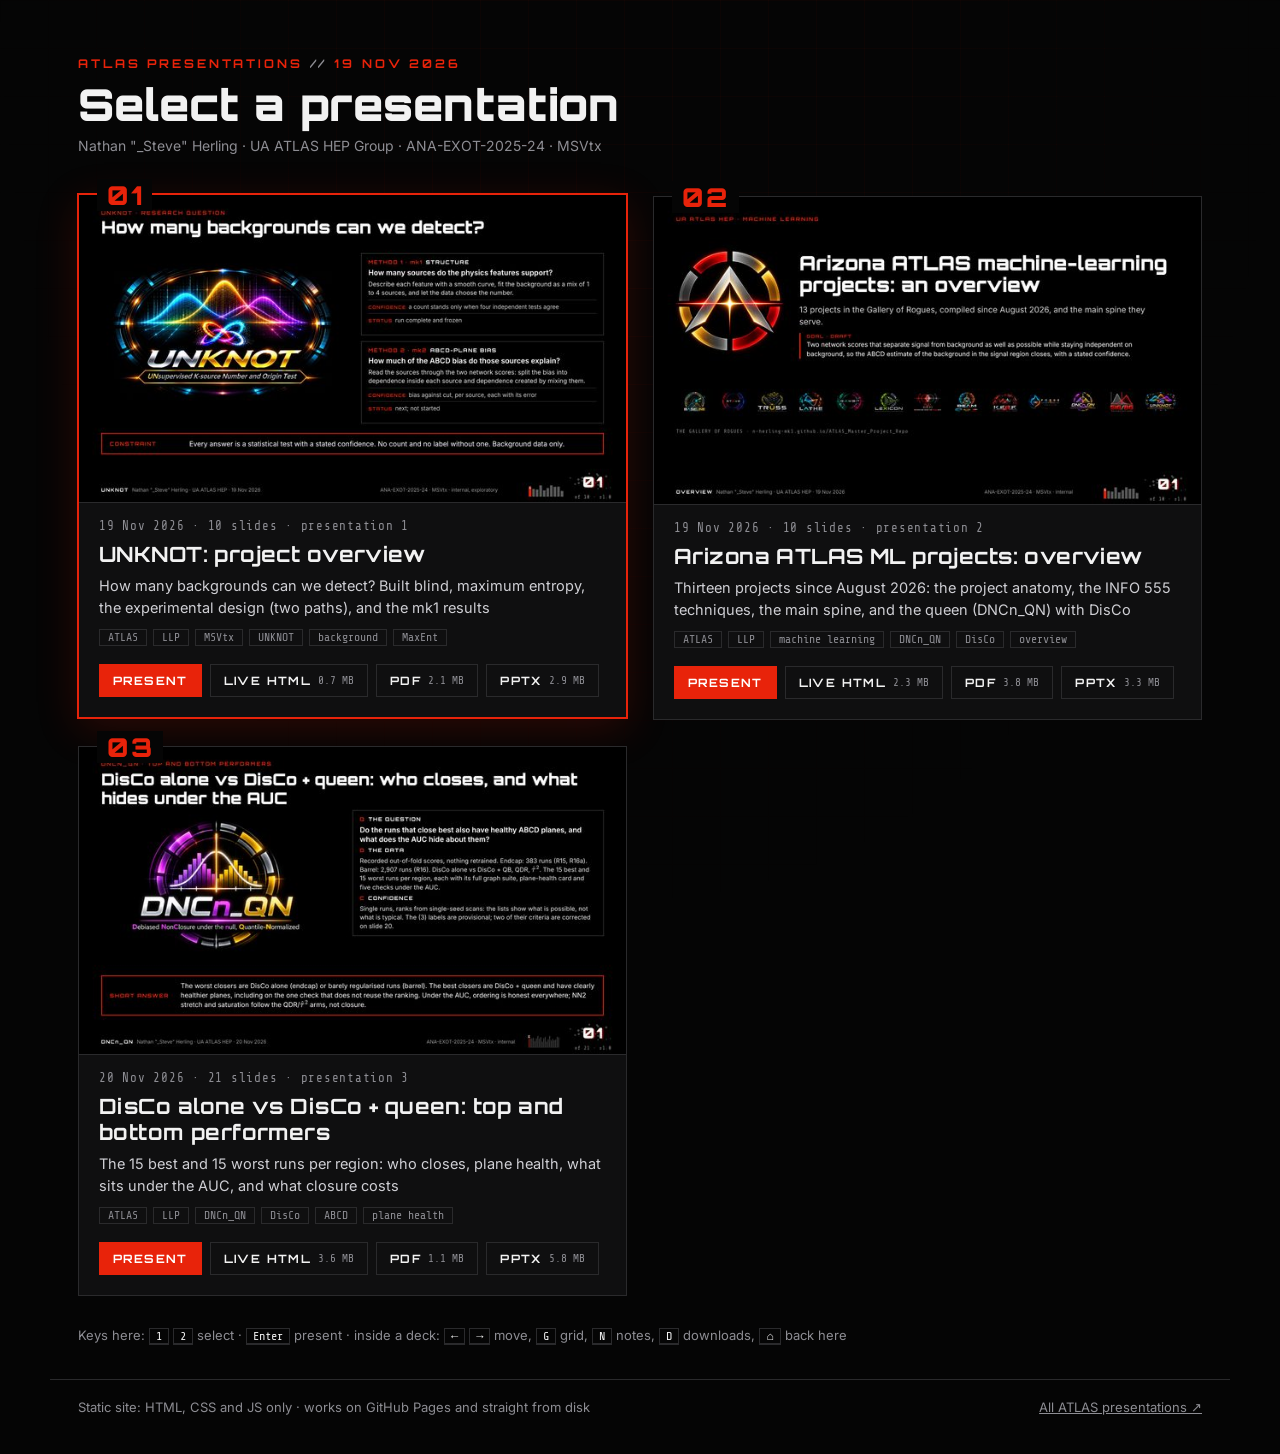
<file: index.html>
<!DOCTYPE html>
<html lang="en">
<head>
<meta charset="utf-8">
<meta name="viewport" content="width=device-width, initial-scale=1">
<title>ATLAS presentations · 19 Nov 2026 · Nathan Herling</title>
<meta name="description" content="Two ATLAS group-meeting decks: the UNKNOT project overview, and the project compendium with a DNCn_QN overview. Present in the browser or download as PDF, PPTX or one self-contained HTML file.">
<link rel="icon" href="assets/icon/icon.svg" type="image/svg+xml">
<link rel="icon" href="assets/icon/favicon-32.png" sizes="32x32" type="image/png">
<link rel="stylesheet" href="assets/splash.css">
</head>
<body>
<div class="grid-bg" aria-hidden="true"></div>

<header class="top">
  <p class="kicker">ATLAS PRESENTATIONS <span>//</span> 19 NOV 2026</p>
  <h1>Select a presentation</h1>
  <p class="who">Nathan "_Steve" Herling · UA ATLAS HEP Group · ANA-EXOT-2025-24 · MSVtx</p>
</header>

<main class="decks" id="decks" aria-label="Presentations"></main>

<p class="keys">Keys here: <kbd>1</kbd> <kbd>2</kbd> select · <kbd>Enter</kbd> present · inside a deck: <kbd>←</kbd> <kbd>→</kbd> move, <kbd>G</kbd> grid, <kbd>N</kbd> notes, <kbd>D</kbd> downloads, <kbd>⌂</kbd> back here</p>

<footer class="foot">
  <span>Static site: HTML, CSS and JS only · works on GitHub Pages and straight from disk</span>
  <a href="https://n-herling-mk1.github.io/ATLAS_presentations_/">All ATLAS presentations ↗</a>
</footer>

<noscript><p class="noscript">This page needs JavaScript to list the decks. They live in <code>decks/</code>.</p></noscript>
<script src="catalog.js"></script>
<script src="assets/splash.js"></script>
</body>
</html>
</file>
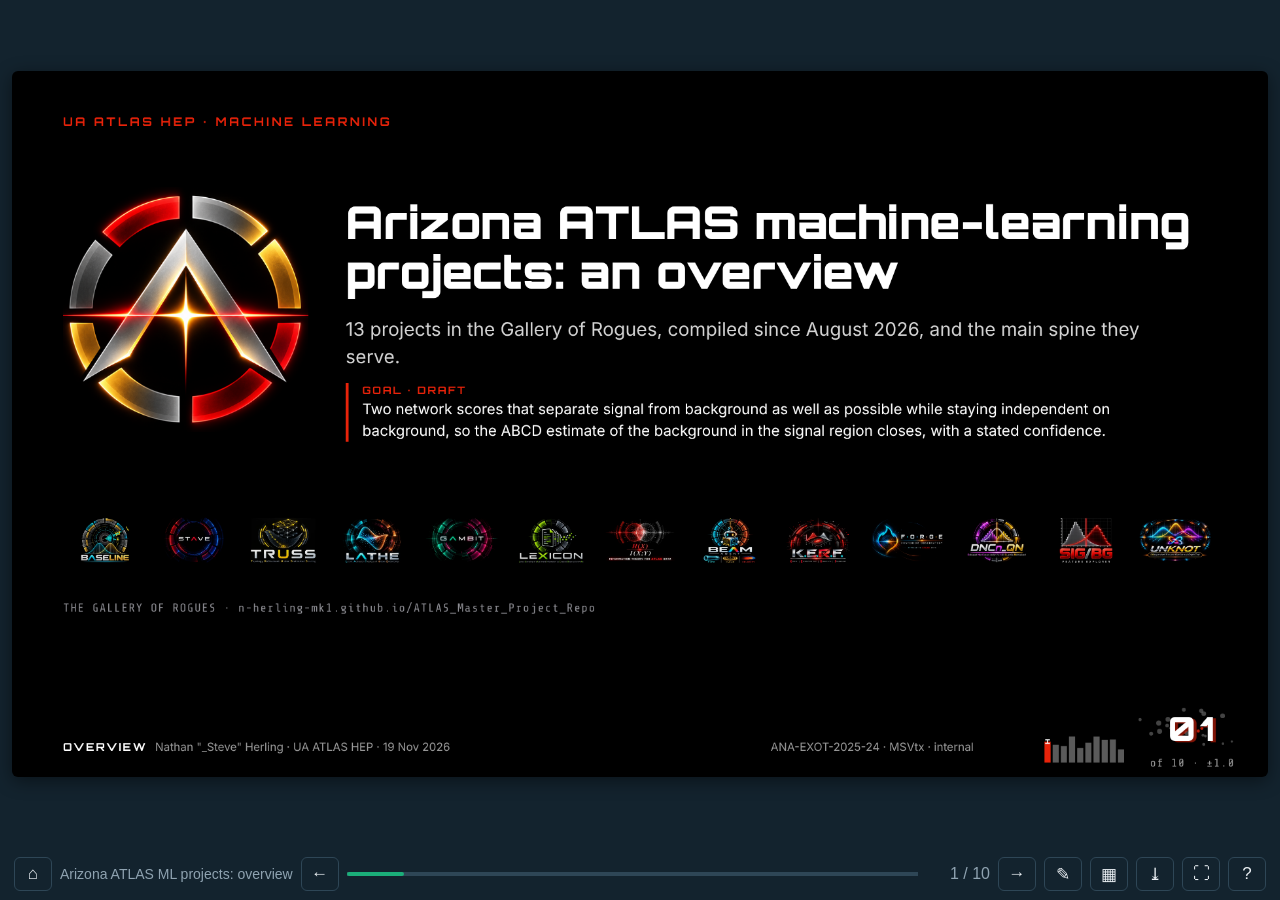
<file: decks/2026-11-19_atlas-ml-overview/index.html>
<!DOCTYPE html>
<html lang="en">
<head>
<meta charset="utf-8">
<meta name="viewport" content="width=device-width, initial-scale=1">
<!-- Generated by tools/deck_tool.py from assets/templates/player.html. Edit the template, then run: python tools/deck_tool.py build -->
<title>Arizona ATLAS ML projects: overview</title>
<meta name="description" content="Overview of the UA ATLAS machine-learning project line: what every project page in the Gallery of Rogues holds, the thirteen projects in one matrix, the main spine (SIG/BG -&gt; GAMBIT -&gt; BASELINE | DNCn_QN + DisCo -&gt; ABCD plane health), the INFO 555 techniques we (Nathan) want to bring in, and the queen: her idea, the endcap and barrel pull figures, her two mk2 variants and her loss. Internal, draft.">
<link rel="icon" href="../../assets/icon/icon.svg" type="image/svg+xml">
<link rel="icon" href="../../assets/icon/favicon-32.png" sizes="32x32" type="image/png">
<link rel="stylesheet" href="../../assets/player.css">
</head>
<body>
<div id="stage" aria-live="polite">
  <img id="slide" alt="">
  <div id="hot"></div>
</div>

<aside id="notes" hidden aria-label="Speaker notes">
  <div class="panel-head"><span id="notes-head">Notes</span><button class="x" data-close="notes" type="button" aria-label="Close notes">&#x2715;</button></div>
  <div id="notes-body"></div>
</aside>

<div id="overview" hidden></div>

<div id="downloads" class="pop" hidden role="menu" aria-label="Downloads"></div>

<div id="help" class="pop" hidden role="dialog" aria-label="Keyboard shortcuts">
  <div class="panel-head"><span>Keys</span><button class="x" data-close="help" type="button" aria-label="Close">&#x2715;</button></div>
  <table>
    <tr><td><kbd>&#8594;</kbd> <kbd>Space</kbd> <kbd>PgDn</kbd></td><td>next slide</td></tr>
    <tr><td><kbd>&#8592;</kbd> <kbd>PgUp</kbd></td><td>previous slide</td></tr>
    <tr><td><kbd>Home</kbd> <kbd>End</kbd></td><td>first / last slide</td></tr>
    <tr><td><kbd>G</kbd></td><td>overview grid</td></tr>
    <tr><td><kbd>N</kbd></td><td>speaker notes</td></tr>
    <tr><td><kbd>D</kbd></td><td>downloads (PDF, PPTX, HTML)</td></tr>
    <tr><td><kbd>F</kbd></td><td>full screen</td></tr>
    <tr><td><kbd>Esc</kbd></td><td>close panels</td></tr>
    <tr><td>#N in the URL</td><td>opens on slide N</td></tr>
  </table>
</div>

<nav id="bar">
  <a id="home" class="b" href="../../index.html" aria-label="All presentations" title="All presentations">&#8962;</a>
  <span id="deck-title"></span>
  <button id="prev" class="b" type="button" aria-label="Previous slide" title="Previous (&#8592;)">&#8592;</button>
  <div id="track" title="Click to jump"><div id="fill"></div></div>
  <span id="count">1 / 1</span>
  <button id="next" class="b" type="button" aria-label="Next slide" title="Next (&#8594;)">&#8594;</button>
  <button id="btn-notes" class="b" type="button" aria-label="Speaker notes" title="Notes (N)">&#9998;</button>
  <button id="btn-grid" class="b" type="button" aria-label="Overview" title="Overview (G)">&#9638;</button>
  <button id="btn-dl" class="b" type="button" aria-label="Download" title="Download (D)" aria-haspopup="menu">&#10515;</button>
  <button id="btn-full" class="b" type="button" aria-label="Full screen" title="Full screen (F)">&#x26F6;</button>
  <button id="btn-help" class="b" type="button" aria-label="Keyboard shortcuts" title="Keys (?)">?</button>
</nav>

<script src="deck.js"></script>
<script src="../../assets/player.js"></script>
</body>
</html>
</file>
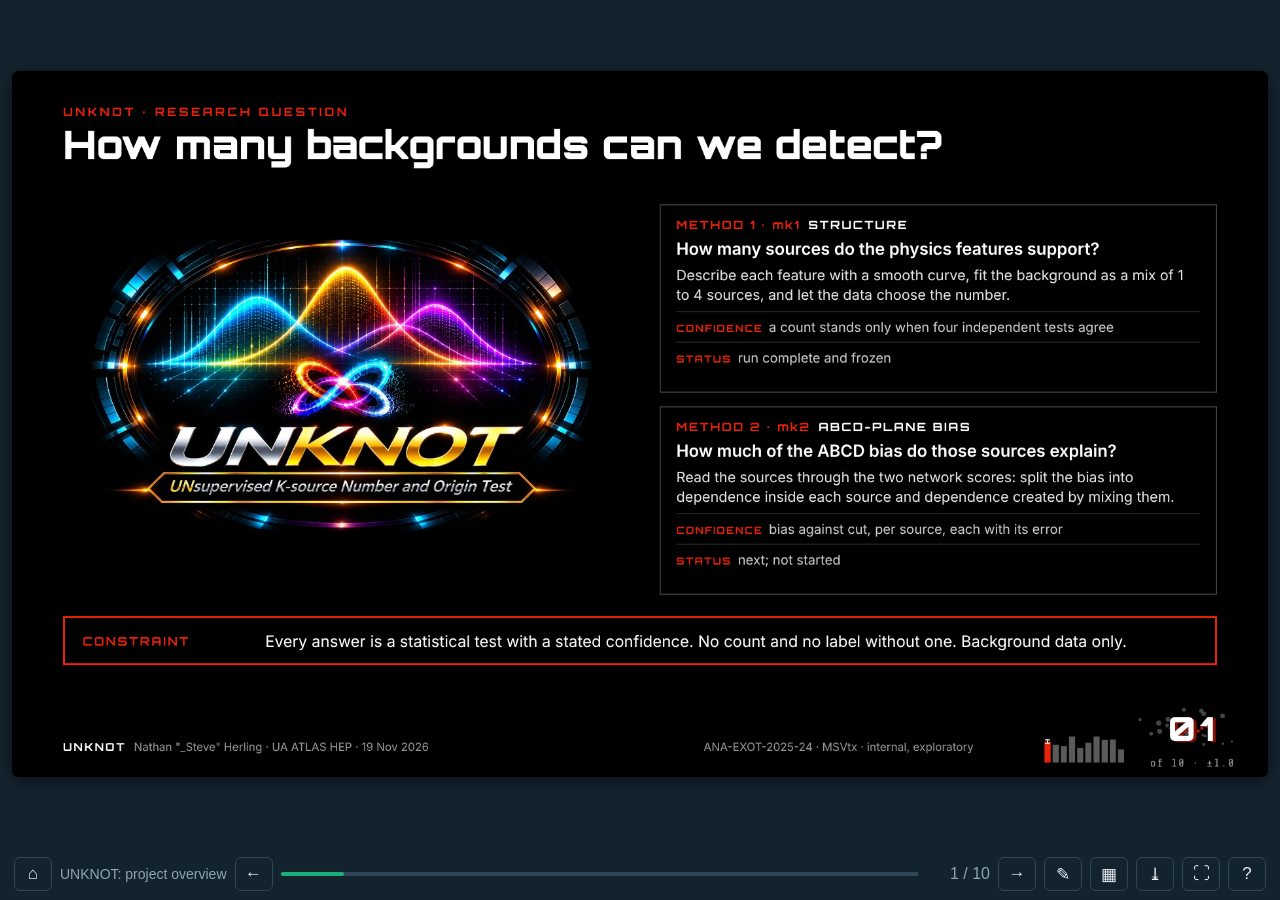
<file: decks/2026-11-19_unknot-overview/index.html>
<!DOCTYPE html>
<html lang="en">
<head>
<meta charset="utf-8">
<meta name="viewport" content="width=device-width, initial-scale=1">
<!-- Generated by tools/deck_tool.py from assets/templates/player.html. Edit the template, then run: python tools/deck_tool.py build -->
<title>UNKNOT: project overview</title>
<meta name="description" content="UNKNOT asks how many sources make up the MSVtx background, using background data only and stating a confidence for every answer. The deck covers how it was designed blind to the rank-K study and the ATLAS paper, the maximum-entropy assumption and what it gains and loses (with real mk1 phase-1 fits), the experimental design (path 1: count up to four sources; path 2: bias search in the ABCD plane), and the mk1 results: endcap one background drifting with activity, barrel one candidate split by position. Slides after &#x27;End of vetted work&#x27; are working material. Internal, exploratory.">
<link rel="icon" href="../../assets/icon/icon.svg" type="image/svg+xml">
<link rel="icon" href="../../assets/icon/favicon-32.png" sizes="32x32" type="image/png">
<link rel="stylesheet" href="../../assets/player.css">
</head>
<body>
<div id="stage" aria-live="polite">
  <img id="slide" alt="">
  <div id="hot"></div>
</div>

<aside id="notes" hidden aria-label="Speaker notes">
  <div class="panel-head"><span id="notes-head">Notes</span><button class="x" data-close="notes" type="button" aria-label="Close notes">&#x2715;</button></div>
  <div id="notes-body"></div>
</aside>

<div id="overview" hidden></div>

<div id="downloads" class="pop" hidden role="menu" aria-label="Downloads"></div>

<div id="help" class="pop" hidden role="dialog" aria-label="Keyboard shortcuts">
  <div class="panel-head"><span>Keys</span><button class="x" data-close="help" type="button" aria-label="Close">&#x2715;</button></div>
  <table>
    <tr><td><kbd>&#8594;</kbd> <kbd>Space</kbd> <kbd>PgDn</kbd></td><td>next slide</td></tr>
    <tr><td><kbd>&#8592;</kbd> <kbd>PgUp</kbd></td><td>previous slide</td></tr>
    <tr><td><kbd>Home</kbd> <kbd>End</kbd></td><td>first / last slide</td></tr>
    <tr><td><kbd>G</kbd></td><td>overview grid</td></tr>
    <tr><td><kbd>N</kbd></td><td>speaker notes</td></tr>
    <tr><td><kbd>D</kbd></td><td>downloads (PDF, PPTX, HTML)</td></tr>
    <tr><td><kbd>F</kbd></td><td>full screen</td></tr>
    <tr><td><kbd>Esc</kbd></td><td>close panels</td></tr>
    <tr><td>#N in the URL</td><td>opens on slide N</td></tr>
  </table>
</div>

<nav id="bar">
  <a id="home" class="b" href="../../index.html" aria-label="All presentations" title="All presentations">&#8962;</a>
  <span id="deck-title"></span>
  <button id="prev" class="b" type="button" aria-label="Previous slide" title="Previous (&#8592;)">&#8592;</button>
  <div id="track" title="Click to jump"><div id="fill"></div></div>
  <span id="count">1 / 1</span>
  <button id="next" class="b" type="button" aria-label="Next slide" title="Next (&#8594;)">&#8594;</button>
  <button id="btn-notes" class="b" type="button" aria-label="Speaker notes" title="Notes (N)">&#9998;</button>
  <button id="btn-grid" class="b" type="button" aria-label="Overview" title="Overview (G)">&#9638;</button>
  <button id="btn-dl" class="b" type="button" aria-label="Download" title="Download (D)" aria-haspopup="menu">&#10515;</button>
  <button id="btn-full" class="b" type="button" aria-label="Full screen" title="Full screen (F)">&#x26F6;</button>
  <button id="btn-help" class="b" type="button" aria-label="Keyboard shortcuts" title="Keys (?)">?</button>
</nav>

<script src="deck.js"></script>
<script src="../../assets/player.js"></script>
</body>
</html>
</file>
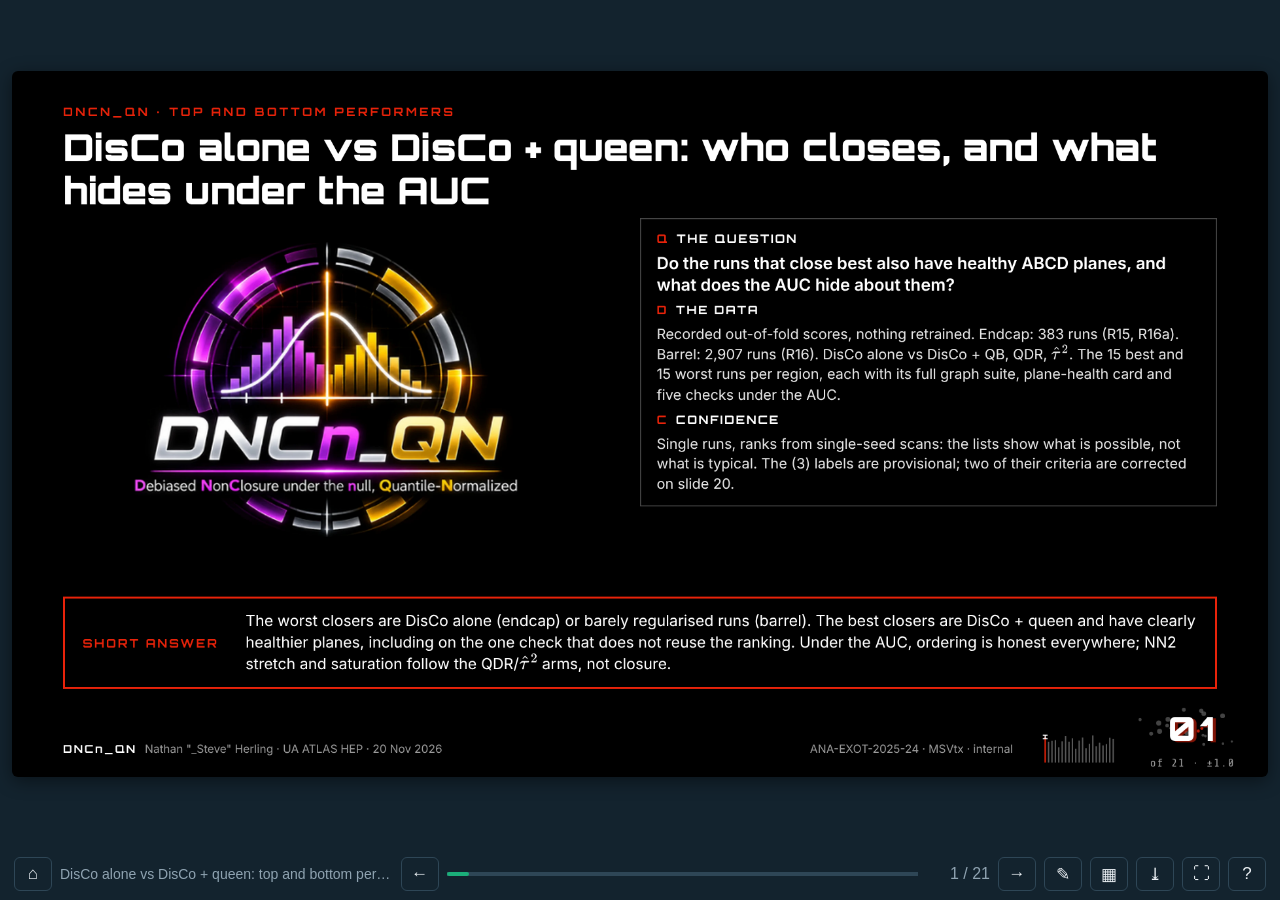
<file: decks/2026-11-20_qn-performers/index.html>
<!DOCTYPE html>
<html lang="en">
<head>
<meta charset="utf-8">
<meta name="viewport" content="width=device-width, initial-scale=1">
<!-- Generated by tools/deck_tool.py from assets/templates/player.html. Edit the template, then run: python tools/deck_tool.py build -->
<title>DisCo alone vs DisCo + queen: top and bottom performers</title>
<meta name="description" content="First results of the QN performers pipeline on the R15/R16a endcap and R16 barrel runs: the 15 best and 15 worst DisCo-alone and DisCo + queen runs per region by band bias, their composition against an even draw, same-seed DisCo vs queen pairs, plane health top vs bottom, the five checks under the AUC (ordering, likelihood ratio, partial AUC, shapes, BCE decomposition), the AUC cost of closure, and the limits and corrections. Internal, draft.">
<link rel="icon" href="../../assets/icon/icon.svg" type="image/svg+xml">
<link rel="icon" href="../../assets/icon/favicon-32.png" sizes="32x32" type="image/png">
<link rel="stylesheet" href="../../assets/player.css">
</head>
<body>
<div id="stage" aria-live="polite">
  <img id="slide" alt="">
  <div id="hot"></div>
</div>

<aside id="notes" hidden aria-label="Speaker notes">
  <div class="panel-head"><span id="notes-head">Notes</span><button class="x" data-close="notes" type="button" aria-label="Close notes">&#x2715;</button></div>
  <div id="notes-body"></div>
</aside>

<div id="overview" hidden></div>

<div id="downloads" class="pop" hidden role="menu" aria-label="Downloads"></div>

<div id="help" class="pop" hidden role="dialog" aria-label="Keyboard shortcuts">
  <div class="panel-head"><span>Keys</span><button class="x" data-close="help" type="button" aria-label="Close">&#x2715;</button></div>
  <table>
    <tr><td><kbd>&#8594;</kbd> <kbd>Space</kbd> <kbd>PgDn</kbd></td><td>next slide</td></tr>
    <tr><td><kbd>&#8592;</kbd> <kbd>PgUp</kbd></td><td>previous slide</td></tr>
    <tr><td><kbd>Home</kbd> <kbd>End</kbd></td><td>first / last slide</td></tr>
    <tr><td><kbd>G</kbd></td><td>overview grid</td></tr>
    <tr><td><kbd>N</kbd></td><td>speaker notes</td></tr>
    <tr><td><kbd>D</kbd></td><td>downloads (PDF, PPTX, HTML)</td></tr>
    <tr><td><kbd>F</kbd></td><td>full screen</td></tr>
    <tr><td><kbd>Esc</kbd></td><td>close panels</td></tr>
    <tr><td>#N in the URL</td><td>opens on slide N</td></tr>
  </table>
</div>

<nav id="bar">
  <a id="home" class="b" href="../../index.html" aria-label="All presentations" title="All presentations">&#8962;</a>
  <span id="deck-title"></span>
  <button id="prev" class="b" type="button" aria-label="Previous slide" title="Previous (&#8592;)">&#8592;</button>
  <div id="track" title="Click to jump"><div id="fill"></div></div>
  <span id="count">1 / 1</span>
  <button id="next" class="b" type="button" aria-label="Next slide" title="Next (&#8594;)">&#8594;</button>
  <button id="btn-notes" class="b" type="button" aria-label="Speaker notes" title="Notes (N)">&#9998;</button>
  <button id="btn-grid" class="b" type="button" aria-label="Overview" title="Overview (G)">&#9638;</button>
  <button id="btn-dl" class="b" type="button" aria-label="Download" title="Download (D)" aria-haspopup="menu">&#10515;</button>
  <button id="btn-full" class="b" type="button" aria-label="Full screen" title="Full screen (F)">&#x26F6;</button>
  <button id="btn-help" class="b" type="button" aria-label="Keyboard shortcuts" title="Keys (?)">?</button>
</nav>

<script src="deck.js"></script>
<script src="../../assets/player.js"></script>
</body>
</html>
</file>
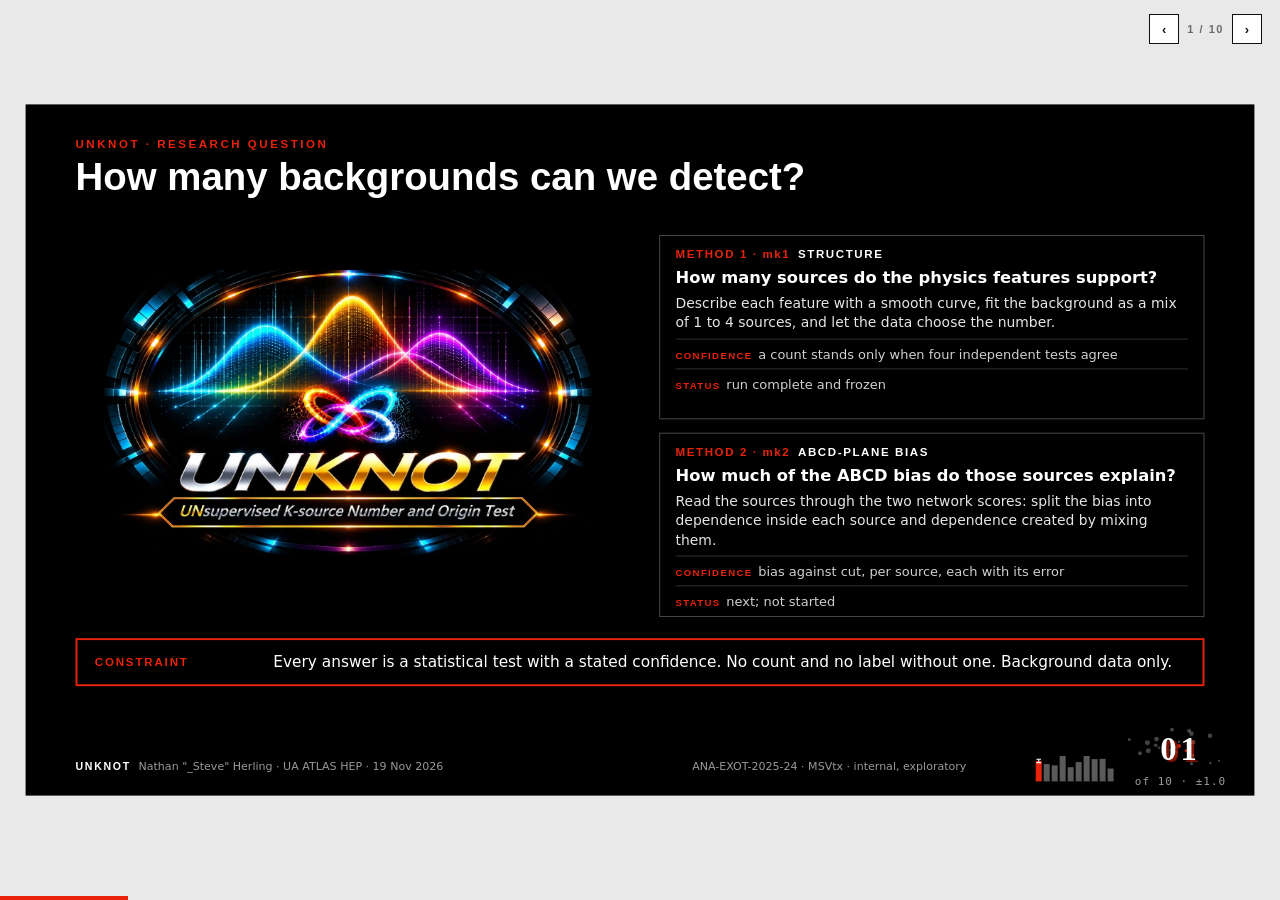
<file: source/01_unknot_overview/deck.src.html>
<!DOCTYPE html>
<html lang="en">
<head>
<meta charset="utf-8">
<meta name="viewport" content="width=device-width, initial-scale=1">
<title>UNKNOT: project overview</title>
<meta name="description" content="UNKNOT project overview: a background-only count of MSVtx background sources, the MaxEnt method, the four gates, mk1 results, and the two-stage design.">
<!-- BUILD:HEAD  (tools/build_html_deck.py inlines the fonts and pre-renders the math here; the built file needs no network) -->
<script>window.MathJax={tex:{inlineMath:[["\\(","\\)"]],displayMath:[["\\[","\\]"]]},svg:{fontCache:"global"}};</script>
<style>
  :root{--accent:#e8230a;--ink:#111;--mute:#6b6b6b;--line:#d6d6d6;--soft:#f4f4f4}
  *{box-sizing:border-box}
  html,body{margin:0;height:100%;background:#e9e9e9}
  body{overflow:hidden;font:14px/1.35 Inter,system-ui,sans-serif;color:var(--ink)}

  /* ---------- deck engine ---------- */
  .stage{position:fixed;inset:0;display:flex;align-items:center;justify-content:center}
  .deck{width:1280px;height:720px;position:relative;flex:none;transform-origin:center center}
  .slide{position:absolute;inset:0;width:1280px;height:720px;background:#fff;overflow:hidden;display:none}
  .slide.active{display:block}
  .nav{position:fixed;right:18px;top:14px;display:flex;gap:8px;align-items:center;font:700 11px Orbitron,sans-serif;letter-spacing:.14em;color:var(--mute);z-index:5}
  .nav button{border:1.5px solid var(--ink);background:#fff;color:var(--ink);font:700 13px Orbitron,sans-serif;width:30px;height:30px;cursor:pointer}
  .nav button:hover{background:var(--ink);color:#fff}
  .prog{position:fixed;left:0;bottom:0;height:4px;background:var(--accent);transition:width .25s;z-index:5}
  body.render .nav,body.render .prog{display:none}

  /* ---------- shared slide parts ---------- */
  .kicker{font:700 12px Orbitron,sans-serif;letter-spacing:.22em;color:var(--accent)}
  .slide h1{font:900 34px/1.1 Orbitron,sans-serif;margin:10px 0 6px}
  .lede{color:var(--mute);font-size:16px;margin:0}
  .foot{position:absolute;left:52px;right:52px;bottom:22px;display:flex;justify-content:space-between;font-size:11.5px;color:var(--mute)}
  .pad{padding:44px 52px 36px}

  /* ---------- cover: research question ---------- */
  .sc{background:#000;color:#e6e6e6}
  .sc .kicker{position:absolute;left:52px;top:34px;z-index:2}
  .sc h1{position:absolute;left:52px;top:52px;margin:0;font:900 40px/1.15 Orbitron,sans-serif;color:#fff}
  .sc .logo{position:absolute;left:40px;top:136px;width:592px;height:370px;display:block}
  .sc .meth{position:absolute;left:660px;width:568px;border:1.5px solid #4a4a4a;padding:12px 16px;display:flex;flex-direction:column;gap:6px}
  .sc .meth h2{margin:0;font:700 12px Orbitron,sans-serif;letter-spacing:.14em;color:#fff}
  .sc .meth h2 span{color:var(--accent);margin-right:8px}
  .sc .meth .q{font-weight:600;font-size:17px;color:#fff;line-height:1.3}
  .sc .meth p{margin:0;font-size:14.5px;line-height:1.4}
  .sc .meth .conf{border-top:1px solid #333;padding-top:6px;font-size:13.5px;color:#cfcfcf}
  .sc .meth .conf b{font:700 10px Orbitron,sans-serif;letter-spacing:.14em;color:var(--accent);margin-right:6px}
  .sc .con{position:absolute;left:52px;right:52px;top:556px;border:2px solid var(--accent);padding:12px 18px;display:grid;grid-template-columns:170px 1fr;gap:16px;align-items:center}
  .sc .con b{font:700 12px Orbitron,sans-serif;letter-spacing:.16em;color:var(--accent)}
  .sc .con p{margin:0;font-size:16px;line-height:1.4;color:#fff}
  .sc .foot{color:#9a9a9a}
  .sc .foot b{font:700 11px Orbitron,sans-serif;letter-spacing:.16em;color:#fff;margin-right:8px}

  /* ---------- divider: end of vetted work ---------- */
  .sx{background:#000;color:#fff}
  .sx .kicker{position:absolute;left:52px;top:44px}
  .sx .xbig{position:absolute;left:52px;top:220px;font:900 76px/1.05 Orbitron,sans-serif;letter-spacing:.02em;color:#fff}
  .sx .xrule{position:absolute;left:52px;top:410px;width:220px;height:4px;background:var(--accent)}
  .sx .xsub{position:absolute;left:52px;top:436px;width:820px;margin:0;font-size:19px;line-height:1.45;color:#cfcfcf}
  .sx .foot{color:#9a9a9a}
  .sx .xgo{position:absolute;right:56px;top:190px;width:430px;height:auto;image-rendering:pixelated;-webkit-mask-image:radial-gradient(ellipse 72% 70% at 50% 50%,#000 60%,transparent 100%);mask-image:radial-gradient(ellipse 72% 70% at 50% 50%,#000 60%,transparent 100%)}
  .sx .xsub{width:600px!important}

  /* ---------- before the design: built blind ---------- */
  .sb .pre{margin:8px 0 0;font-size:14px;color:var(--mute)}
  .sb h1{font-size:31px;line-height:1.18;margin:6px 0 8px;max-width:1120px}
  .sb h1 sup{font-size:15px;color:var(--accent);vertical-align:super;margin-left:1px}
  .sb .sig{margin:-4px 0 8px;font:700 15px Orbitron,sans-serif;letter-spacing:.08em;color:var(--ink);text-align:right;max-width:1120px}
  .sb .cites{margin:0;padding-left:20px;font-size:12.5px;line-height:1.4;color:var(--mute);max-width:1100px}
  .sb .tl{display:grid;grid-template-columns:1fr 22px 1fr 22px 1fr 22px 1fr 46px 1fr;align-items:stretch;margin-top:26px}
  .sb .ev{border:2px solid var(--ink);padding:9px 11px;display:flex;flex-direction:column;gap:4px;min-height:96px}
  .sb .ev b{font:700 12px Orbitron,sans-serif;letter-spacing:.1em}
  .sb .ev span{font-size:13.5px;line-height:1.35}
  .sb .ev.me{border-color:var(--accent)}
  .sb .ev.me b{color:var(--accent)}
  .sb .ev.open{border-style:dashed;border-color:#777;background:var(--soft)}
  .sb .ar{position:relative}
  .sb .ar:before{content:"";position:absolute;left:3px;right:7px;top:50%;border-top:2px solid var(--ink)}
  .sb .ar:after{content:"";position:absolute;right:1px;top:calc(50% - 6px);border:6px solid transparent;border-left:8px solid var(--ink);border-right:0}
  .sb .wall{position:relative;display:flex;justify-content:center}
  .sb .wall:before{content:"";position:absolute;top:-14px;bottom:-14px;left:50%;border-left:3px dashed var(--accent)}
  .sb .wall span{position:absolute;top:-30px;white-space:nowrap;font:700 10.5px Orbitron,sans-serif;letter-spacing:.14em;color:var(--accent)}
  .sb .cards{display:grid;grid-template-columns:1fr 1fr 1fr;gap:18px;margin-top:30px}
  .sb .card{padding:11px 15px}
  .sb .card h3{margin:0 0 5px;font:700 12px Orbitron,sans-serif;letter-spacing:.14em}
  .sb .card p{margin:0;font-size:15px;line-height:1.42}
  .sb .card.a{border:2px solid var(--accent)} .sb .card.a h3{color:var(--accent)}
  .sb .buys{margin-top:26px;border-left:4px solid var(--accent);padding:6px 0 6px 16px;font-size:17px;line-height:1.45;font-style:italic;max-width:1100px}
  .sb .buys b{font:700 11px Orbitron,sans-serif;letter-spacing:.14em;font-style:normal;color:var(--accent);display:block;margin-bottom:3px}
  .sb .card.n{border:2px solid #9a9a9a;background:var(--soft)} .sb .card.n h3{color:#555}

  /* ---------- maximum entropy: the concept ---------- */
  .sm .grid{display:grid;grid-template-columns:540px 1fr;gap:40px;margin-top:20px}
  .sm .princ{border:2px solid var(--ink);padding:14px 18px;margin-bottom:18px}
  .sm .princ h2{font:700 12.5px Orbitron,sans-serif;letter-spacing:.16em;margin:0 0 8px;color:var(--accent)}
  .sm .princ p{margin:0;font-size:17px;line-height:1.5}
  .sm .princ .by{margin-top:8px;font-size:13px;color:var(--mute)}
  .sm .para{margin-bottom:14px}
  .sm .para h2{font:700 12.5px Orbitron,sans-serif;letter-spacing:.16em;margin:0 0 5px}
  .sm .para h2 span{color:var(--accent);margin-right:8px}
  .sm .para p{margin:0;font-size:15px;line-height:1.48}
  .sm .fig h2{font:700 12.5px Orbitron,sans-serif;letter-spacing:.16em;margin:0 0 8px}
  .sm .slot{border:1.5px dashed #9a9a9a;height:420px;display:flex;align-items:center;justify-content:center;text-align:center;color:var(--mute);font-size:14.5px;padding:0 40px}
  .sm .slot code{font-family:"Share Tech Mono",monospace;color:var(--ink)}
  .sm .fig img{display:block;width:100%;height:420px;object-fit:contain;border:1px solid var(--line)}
  .sm .cap{margin-top:8px;font-size:13.5px;color:var(--mute)}
  .sm .fig h2 .sub{font:12px Inter,sans-serif;letter-spacing:0;color:var(--mute);margin-left:6px}
  .sm .ex{margin-bottom:10px}
  .sm .exh{display:flex;justify-content:space-between;align-items:baseline;font-size:12.5px;border-bottom:1px solid var(--line);padding-bottom:3px;margin-bottom:4px}
  .sm .exh b{font:700 11px Orbitron,sans-serif;letter-spacing:.1em}
  .sm .exh span{color:var(--accent);font-weight:600}
  .sm .exr{display:grid;grid-template-columns:252px 1fr;gap:10px;align-items:center;height:168px}
  .sm .exr img{width:252px;height:168px;object-fit:contain;display:block;border:0}
  .sm .exr svg{width:100%;height:168px;display:block}
  .sm .asm{font-size:15px;line-height:1.45;margin:0 0 12px}
  .sm .asm b{font:700 12.5px Orbitron,sans-serif;letter-spacing:.16em;display:block;margin-bottom:4px}
  .sm .gl{display:grid;grid-template-columns:1fr 1fr;gap:14px}
  .sm .gl div{padding:9px 12px}
  .sm .gl .g{border:2px solid var(--accent)}
  .sm .gl .l{border:2px solid #9a9a9a;background:var(--soft)}
  .sm .gl h3{margin:0 0 5px;font:700 11.5px Orbitron,sans-serif;letter-spacing:.14em}
  .sm .gl .g h3{color:var(--accent)} .sm .gl .l h3{color:#555}
  .sm .gl ul{margin:0;padding-left:16px;font-size:13.5px;line-height:1.35}
  .sm .gl li{margin:2px 0}
  .sm .it{position:absolute;left:52px;right:52px;top:592px;height:78px;border-top:2px solid var(--ink);display:grid;grid-template-columns:230px 330px 1fr;gap:20px;align-items:center}
  .sm .it .h{font:700 12px/1.35 Orbitron,sans-serif;letter-spacing:.14em}
  .sm .it .h span{color:var(--accent);display:block}
  .sm .it .eq{font-size:16px}
  .sm .it p{margin:0;font-size:14px;line-height:1.4;color:#333}
  .sm .take{position:absolute;left:52px;right:52px;top:604px;border-left:4px solid var(--accent);padding:6px 0 6px 16px;font-size:17px;font-style:italic}

  .sm .pad{padding:26px 34px 20px}
  .sm .grid{grid-template-columns:488px 1fr;gap:30px;margin-top:12px}
  .sm .princ{padding:11px 16px;margin-bottom:12px}
  .sm .princ p{font-size:16px;line-height:1.42}
  .sm .asm{margin-bottom:10px}
  .sm .exr{grid-template-columns:240px 1fr;height:160px}
  .sm .exr img{width:240px;height:160px}
  .sm .exr svg{height:160px}
  .sm .ex{margin-bottom:6px}
  .sm .read{border:1.5px dashed #9a9a9a;padding:6px 10px;font-size:12.5px;line-height:1.38}
  .sm .read b{font:700 10.5px Orbitron,sans-serif;letter-spacing:.14em;color:var(--mute);margin-right:6px}
  .sm .read p{display:inline;margin:0}
  .sm .read i{font-style:normal;font-weight:600}
  .sm .it{left:34px;right:300px;top:624px;height:50px;grid-template-columns:200px 190px 1fr;gap:16px;border-top-width:1.5px}
  .sm .princ h2{margin-bottom:5px}
  .sm .princ p{font-size:15px!important;line-height:1.38!important}
  .sm .princ .by{margin-top:4px}
  .sm .asm{font-size:14px!important;margin-bottom:8px!important}
  .sm .foot{bottom:8px}
  .sm .it .h{font-size:10px;line-height:1.3}
  .sm .it .eq{font-size:12px}
  .sm .it p{font-size:11.5px;line-height:1.3}
  .sm .gl ul{font-size:13px}
  .sm .gl div{padding:7px 11px}
  .sm .fitbox{margin-top:10px;border:2px solid var(--ink);padding:6px 11px 7px}
  .sm .fitbox h3{margin:0 0 2px;font:700 11.5px Orbitron,sans-serif;letter-spacing:.14em}
  .sm .fitbox .fb{display:grid;grid-template-columns:178px 1fr;gap:8px;align-items:center}
  .sm .fitbox .feq{font-size:13px}
  .sm .fitbox .feq mjx-container[display="true"]{margin:0!important}
  .sm .fitbox p{margin:0;font-size:12px;line-height:1.35}
  .sm .anchor i{color:var(--accent)}
  .sm .anchor{border-bottom:1.5px solid var(--accent)}
  .sm svg.conn{position:absolute;left:0;top:0;width:1280px;height:720px;pointer-events:none;z-index:3}
  .sm .foot{left:34px;right:34px;bottom:14px}
  /* ---------- experimental design ---------- */
  .se .hdr{position:absolute;left:52px;top:40px;right:370px}
  .se .zref{border-bottom:1.5px solid var(--accent)}
  .se svg.zconn{position:absolute;left:0;top:0;width:1280px;height:720px;pointer-events:none;z-index:3}
  .se .zbox{position:absolute;right:52px;top:12px;width:300px;border:1.5px dashed var(--accent);background:#fff;padding:7px 11px;z-index:2}
  .se .zbox h4{margin:0 0 3px;font:700 11px Orbitron,sans-serif;letter-spacing:.14em;color:var(--accent)}
  .se .zbox p{margin:0;font-size:11.5px;line-height:1.36;color:#222}
  .se .zbox .zsc{margin-top:4px;color:var(--mute)}
  .se .zbox .zsc b{color:var(--ink);font-weight:600}
  .se .lede{margin-top:4px;font-size:15px}
  .se svg.wires{position:absolute;left:0;top:0;width:1280px;height:720px;pointer-events:none}
  .se .start{position:absolute;left:52px;top:170px;width:300px;height:414px;border:2.5px solid var(--ink);padding:12px 14px;display:flex;flex-direction:column;gap:8px}
  .se .start h3{margin:0;font:700 11.5px Orbitron,sans-serif;letter-spacing:.12em;color:var(--accent)}
  .se .start .sub{margin:-4px 0 0;font-size:12px;color:var(--mute)}
  .se .start ul{margin:0;padding-left:16px;font-size:13.5px;line-height:1.38}
  .se .start li{margin:3px 0}
  .se .counts{display:grid;grid-template-columns:1fr 1fr;gap:8px}
  .se .counts div{background:var(--soft);padding:7px 9px;display:flex;flex-direction:column;font-size:12.5px}
  .se .counts b{font:700 10.5px Orbitron,sans-serif;letter-spacing:.12em;margin-bottom:2px}
  .se .start .src{margin:-2px 0 0;font-size:11.5px;color:var(--mute);font-style:italic}
  .se .start .gap{margin:auto 0 0;border-top:1px solid var(--line);padding-top:8px;font-size:13.5px;font-weight:600}
  .se .path{position:absolute;left:400px;width:828px;border:2px solid var(--ink);background:#fff}
  .se .p1{top:170px;height:222px}
  .se .p2{top:406px;height:178px}
  .se .p2{border-color:#555;border-style:dashed}
  .se .ph{display:flex;align-items:center;gap:12px;background:var(--ink);color:#fff;padding:7px 12px;font:700 12.5px Orbitron,sans-serif;letter-spacing:.12em}
  .se .p2 .ph{background:#555}
  .se .ph .tag{background:var(--accent);color:#fff;padding:2px 8px;font-size:11px}
  .se .pb{display:grid;grid-template-columns:1fr 160px 250px;gap:14px;padding:10px 14px}
  .se .what .q{font-weight:600;font-size:16px;line-height:1.3;margin-bottom:5px}
  .se .what p{margin:0;font-size:13.5px;line-height:1.42}
  .se .col{border-left:1px solid var(--line);padding-left:12px}
  .se .col h4{margin:0 0 4px;font:700 10.5px Orbitron,sans-serif;letter-spacing:.14em;color:var(--accent)}
  .se .col.st h4{color:var(--ink)}
  .se .col.st p{font-size:12.5px;line-height:1.34;margin:0 0 3px}
  .se .col p{margin:0;font-size:13px;line-height:1.38}
  .se .feed{position:absolute;left:880px;top:357px;width:262px;text-align:right;font-size:12px;font-style:italic;color:var(--accent)}
  .se .rule2{position:absolute;left:52px;right:300px;top:596px;border-top:1.5px solid var(--ink);padding-top:6px;font-size:12.5px;line-height:1.38;color:#333}
  .se .rule2 p{margin:0 0 4px}
  .se .rule2 b{font:700 10.5px Orbitron,sans-serif;letter-spacing:.14em;color:var(--ink);margin-right:8px}
  .se .rule2 .lk b{color:var(--accent)}
  .se .rule2 strong{color:var(--ink)}
  .se .rule2 .gv{font-weight:600;color:var(--ink)}
  .se .rule2 .bp{color:var(--mute)}

  /* ---------- design: two stages ---------- */
  .sd .hdr{position:absolute;left:52px;top:44px}
  .sd .quote{position:absolute;left:52px;top:142px;width:1000px;border-left:4px solid var(--accent);padding:4px 0 4px 16px;font-size:19px;line-height:1.4;font-style:italic}
  .sd .b{position:absolute;border:2px solid var(--ink);background:#fff;padding:11px 13px;display:flex;flex-direction:column;gap:7px;text-align:left}
  .sd .b h3{margin:0;font:700 11.5px/1.2 Orbitron,sans-serif;letter-spacing:.1em}
  .sd .b h3 span{color:var(--accent);margin-right:6px}
  .sd .b .q{font-weight:600;font-size:16px;line-height:1.3}
  .sd .b p{margin:0;font-size:13.5px}
  .sd .b .o{margin-top:auto;border-top:1px solid var(--line);padding-top:7px;font-size:13px}
  .sd .b .o b{font:700 10px Orbitron,sans-serif;letter-spacing:.14em;color:var(--accent);margin-right:6px}
  .sd .b.stg{border-width:2.5px}
  .sd .b.gate{border-style:dashed;border-color:#555;justify-content:center;text-align:center}
  .sd .b.out{background:var(--accent);border-color:var(--accent);color:#fff;justify-content:center}
  .sd .b.out h3 span{color:#fff}
  .sd .b.in{background:var(--soft);border-color:#9a9a9a;border-width:1.5px}
  .sd .b .lbl{display:flex;justify-content:space-between;font-size:11.5px;color:var(--mute)}
  .sd .tag{position:absolute;border:1.5px dashed #9a9a9a;padding:7px 10px;font-size:12.5px;line-height:1.35;background:#fff}
  .sd .tag b{font:700 10px Orbitron,sans-serif;letter-spacing:.14em;display:block;margin-bottom:2px;color:var(--mute)}
  .sd .links{position:absolute;left:52px;top:560px;width:640px;font-size:13px;line-height:1.5}
  .sd .links b{font:700 10.5px Orbitron,sans-serif;letter-spacing:.14em;display:block;margin-bottom:3px;color:var(--mute)}
  .sd .links p{margin:0}
  .sd .links .k{font-weight:600}
  .sd svg.wires{position:absolute;left:0;top:0;width:1280px;height:720px;pointer-events:none}

  /* ---------- intro: the idea ---------- */
  .si .grid{display:grid;grid-template-columns:1.45fr 1fr;gap:44px;margin-top:26px}
  .si .para{margin-bottom:20px}
  .si .para h2,.si .side h2{font:700 12.5px Orbitron,sans-serif;letter-spacing:.16em;margin:0 0 6px}
  .si .para h2 span{color:var(--accent);margin-right:8px}
  .si .para p{margin:0;font-size:16.5px;line-height:1.5}
  .si .side{display:flex;flex-direction:column;gap:18px}
  .si .sus{border:2px solid var(--ink);padding:12px 16px}
  .si .sus .s{display:grid;grid-template-columns:150px 1fr;gap:10px;padding:7px 0;border-top:1px solid var(--line);font-size:14px}
  .si .sus .s:first-of-type{border-top:0}
  .si .sus .s b{font-weight:600}
  .si .rules{border:1.5px dashed #9a9a9a;padding:12px 16px}
  .si .rules ul{margin:0;padding-left:18px;font-size:14px}
  .si .rules li{margin:4px 0}
  .si .name{font-size:13.5px;color:var(--mute)}
  .si .name b{font-family:Orbitron,sans-serif;color:var(--ink);letter-spacing:.06em}

  /* ---------- maximum entropy ---------- */
  .s0 .grid{display:grid;grid-template-columns:1fr 1.2fr;margin-top:14px;gap:30px}
  .s0 .me{border:2px solid var(--ink);padding:12px 18px}
  .s0 h2{font:700 12.5px Orbitron,sans-serif;letter-spacing:.16em;margin:0 0 6px}
  .s0 h2 span{color:var(--accent)}
  .s0 .me p{margin:0 0 4px;font-size:14px}
  .s0 .eq{margin:6px 0 8px;font-size:14px}
  .s0 .eq mjx-container[display="true"]{margin:4px 0!important}
  .s0 ul{margin:6px 0 0;padding-left:18px;font-size:13.5px}
  .s0 li{margin:4px 0}
  .s0 .cm{display:flex;flex-direction:column;gap:12px}
  .s0 .col{padding:10px 14px 8px}
  .s0 .catch{border:2px solid var(--accent)}
  .s0 .catch h2{color:var(--accent)}
  .s0 .miss{border:2px solid #9a9a9a;background:var(--soft)}
  .s0 .miss h2{color:#555}
  .s0 .col ul{margin:0;padding-left:0;list-style:none}
  .s0 .col li{display:grid;grid-template-columns:22px 1fr;font-size:13.5px;margin:3px 0}
  .s0 .catch li:before{content:"✓";color:var(--accent);font-weight:700}
  .s0 .miss li:before{content:"✗";color:#777;font-weight:700}
  .s0 .arrow{color:var(--accent);font-weight:600}

  /* feature strip (filled by make_feature_panels.py) */
  .s0 .fstrip{position:absolute;left:52px;right:52px;top:478px;height:184px}
  .s0 .fstrip .lab{font:700 11px Orbitron,sans-serif;letter-spacing:.16em;color:var(--mute);display:flex;justify-content:space-between;margin-bottom:6px}
  .s0 .fstrip .lab span:last-child{font:12px Inter,sans-serif;letter-spacing:0;text-transform:none}
  .s0 .panels{display:grid;grid-template-columns:repeat(4,1fr);gap:16px}
  .s0 .panel{border:1px solid var(--line);padding:6px 8px 4px}
  .s0 .panel .ph{display:flex;justify-content:space-between;align-items:baseline;font-size:12.5px;font-weight:600}
  .s0 .panel .ph span:last-child{font-weight:400;color:var(--mute);font-size:11.5px}
  .s0 .panel svg{display:block;width:100%;height:auto}
  .s0 .fempty{border:1.5px dashed #9a9a9a;height:136px;display:flex;align-items:center;justify-content:center;text-align:center;color:var(--mute);font-size:14px;padding:0 40px}
  .s0 .fempty code{font-family:"Share Tech Mono",monospace;color:var(--ink)}

  /* ---------- pipeline ---------- */
  .s1 .hdr{position:absolute;left:52px;top:44px}
  .s1 .lane{position:absolute;left:52px;font:700 11px Orbitron,sans-serif;letter-spacing:.18em;color:var(--mute)}
  .s1 .b{position:absolute;border:2px solid var(--ink);background:#fff;padding:10px 11px;display:flex;flex-direction:column;gap:6px}
  .s1 .b h3{margin:0;font:700 11.5px/1.2 Orbitron,sans-serif;letter-spacing:.1em}
  .s1 .b h3 span{color:var(--accent);margin-right:5px}
  .s1 .b p{margin:0;font-size:13px}
  .s1 .b .m{color:var(--mute);font-size:12px}
  .s1 .b.me{border-color:var(--accent);box-shadow:inset 0 4px 0 var(--accent)}
  .s1 .b.out{border-color:var(--accent);background:var(--accent);color:#fff}
  .s1 .b.out h3 span{color:#fff}
  .s1 .b.fp{background:var(--soft);border-color:#9a9a9a}
  .s1 .tag{position:absolute;border:1.5px dashed var(--accent);color:var(--accent);padding:6px 9px;font-size:12px;line-height:1.3;background:#fff}
  .s1 .tag b{font:700 10px Orbitron,sans-serif;letter-spacing:.14em;display:block;margin-bottom:2px}
  .s1 svg.wires{position:absolute;left:0;top:0;width:1280px;height:720px;pointer-events:none}

  /* ---------- gates walk-through ---------- */
  .s2 .ex{font-size:16px;color:var(--mute);margin:0 0 26px}
  .s2 .ex b{color:var(--ink)}
  .s2 .pipe{display:grid;grid-template-columns:1fr 26px 1fr 26px 1fr 26px 1fr 26px 0.95fr;align-items:stretch}
  .s2 .gate{border:2px solid var(--ink);display:flex;flex-direction:column}
  .s2 .gh{background:var(--ink);color:#fff;padding:9px 12px;font:700 12px Orbitron,sans-serif;letter-spacing:.14em}
  .s2 .gh span{color:var(--accent);margin-right:6px}
  .s2 .gb{padding:12px 13px;display:flex;flex-direction:column;gap:9px;flex:1}
  .s2 .q{font-weight:600;font-size:16.5px;line-height:1.3}
  .s2 .how{font-size:13.5px;color:#333}
  .s2 .pass{margin-top:auto;border-top:1px solid var(--line);padding-top:9px;font-size:13.5px}
  .s2 .pass .t{font:700 10.5px Orbitron,sans-serif;letter-spacing:.14em;color:var(--accent);display:block;margin-bottom:3px}
  .s2 .blind{font-size:12px;color:var(--mute);font-style:italic}
  .s2 .arr{position:relative}
  .s2 .arr:before{content:"";position:absolute;left:3px;right:8px;top:50%;border-top:2px solid var(--ink)}
  .s2 .arr:after{content:"";position:absolute;right:1px;top:calc(50% - 6px);border:6px solid transparent;border-left:9px solid var(--ink);border-right:0}
  .s2 .verdict{border:2px solid var(--accent);display:flex;flex-direction:column}
  .s2 .verdict .gh{background:var(--accent)}
  .s2 .big{font:900 22px/1.15 Orbitron,sans-serif;color:var(--accent)}
  .s2 .next{border:1.5px dashed #9a9a9a;padding:8px 10px;font-size:13px;margin-top:auto}
  .s2 .next .t{font:700 10.5px Orbitron,sans-serif;letter-spacing:.14em;color:var(--mute);display:block;margin-bottom:3px}
  .s2 .stops{margin-top:22px;display:grid;grid-template-columns:180px 1fr 1fr;gap:16px;align-items:stretch}
  .s2 .stops .lab{font:700 12px/1.3 Orbitron,sans-serif;letter-spacing:.12em;align-self:center}
  .s2 .stop{background:var(--soft);border-left:4px solid #9a9a9a;padding:10px 14px;font-size:14px}
  .s2 .stop b{font-family:Orbitron,sans-serif;font-size:12px;letter-spacing:.08em}
  .s2 .stop .x{color:var(--accent);font-weight:600}

  /* ---------- results overview ---------- */
  .s3 .box{border:2px solid var(--ink);padding:11px 18px;text-align:center;font-weight:600;font-size:15px}
  .s3 .qb{width:560px;margin:18px auto 0}
  .s3 .v{width:2px;height:20px;background:var(--ink);margin:0 auto}
  .s3 .fork{position:relative;height:20px;margin:0 25%}
  .s3 .fork:before{content:"";position:absolute;left:0;right:0;top:0;border-top:2px solid var(--ink)}
  .s3 .fork:after,.s3 .fork i{content:"";position:absolute;top:0;height:20px;border-left:2px solid var(--ink)}
  .s3 .fork:after{right:0}.s3 .fork i{left:0}
  .s3 .merge{transform:scaleY(-1)}
  .s3 .cols{display:grid;grid-template-columns:1fr 1fr;gap:40px}
  .s3 .region{border-top:4px solid var(--ink);padding-top:10px}
  .s3 .region h2{font:900 17px Orbitron,sans-serif;letter-spacing:.14em;margin:0 0 10px;text-align:center}
  .s3 .chain{display:grid;grid-template-columns:1fr 18px 1fr 18px 1.1fr;align-items:center;margin-bottom:9px}
  .s3 .n{padding:8px 10px;font-size:14px;text-align:center;min-height:48px;display:flex;align-items:center;justify-content:center}
  .s3 .area{border-left:4px solid var(--ink);outline:1px solid var(--line);outline-offset:-1px;font-weight:600}
  .s3 .test{background:var(--soft);border:1px solid var(--line)}
  .s3 .res{border:1.5px solid var(--line)}
  .s3 .res.hold{border-color:var(--accent);color:var(--accent);font-weight:600}
  .s3 .res.gone{color:#8a8a8a;text-decoration:line-through;text-decoration-thickness:1px}
  .s3 .a{height:2px;background:var(--ink);position:relative}
  .s3 .a:after{content:"";position:absolute;right:-1px;top:-5px;border:6px solid transparent;border-left:8px solid var(--ink);border-right:0}
  .s3 .end{width:760px;margin:0 auto;text-align:left;font-weight:400}
  .s3 .end p{margin:3px 0}
  .s3 .end b{font-family:Orbitron,sans-serif;font-size:12.5px;letter-spacing:.1em;margin-right:8px}
  .s3 .end .hl{color:var(--accent)}
  .s3 .legend{margin-top:14px;text-align:center;font-size:13px;color:var(--mute)}
  .s3 .legend span{margin:0 10px}
  .s3 .legend .h{color:var(--accent);font-weight:600}
  .s3 .legend .g{text-decoration:line-through}

  /* ---------- slide-number badge (seeded histogram + numeral; same in HTML, PDF, PPTX) ---------- */
  .pgbadge{position:absolute;right:24px;bottom:6px;display:flex;align-items:flex-end;gap:8px;z-index:4;pointer-events:none}
  .pgbadge .pg-hist{width:91px;height:43px;display:block;margin-bottom:6px}   /* 70% of the 130x62 drawing */
  .pgbadge .pg-num{width:108px;height:70px;display:block}
  .slide .foot{right:300px!important}

  /* ---------- print: one slide per page ---------- */
  @media print{
    html,body{background:#fff;overflow:visible;height:auto}
    .stage{position:static;display:block}
    .deck{transform:none!important;width:auto;height:auto}
    .slide{display:block!important;position:relative;page-break-after:always;break-after:page}
    .nav,.prog{display:none}
    @page{size:1280px 720px;margin:0}
  }
</style>
</head>
<body>
<div class="stage"><div class="deck" id="deck">

<!-- ================= COVER · RESEARCH QUESTION ================= -->
<section class="slide sc">
  <div class="kicker">UNKNOT · RESEARCH QUESTION</div>
  <h1>How many backgrounds can we detect?</h1>
  <img class="logo" src="assets/unknot_logo.webp" alt="UNKNOT: UNsupervised K-source Number and Origin Test" width="592" height="370">

  <div class="meth" style="top:136px;height:192px">
    <h2><span>METHOD 1 · mk1</span>STRUCTURE</h2>
    <div class="q">How many sources do the physics features support?</div>
    <p>Describe each feature with a smooth curve, fit the background as a mix of 1 to 4 sources, and let the data choose the number.</p>
    <div class="conf"><b>CONFIDENCE</b>a count stands only when four independent tests agree</div>
    <div class="conf"><b>STATUS</b>run complete and frozen</div>
  </div>

  <div class="meth" style="top:342px;height:192px">
    <h2><span>METHOD 2 · mk2</span>ABCD-PLANE BIAS</h2>
    <div class="q">How much of the ABCD bias do those sources explain?</div>
    <p>Read the sources through the two network scores: split the bias into dependence inside each source and dependence created by mixing them.</p>
    <div class="conf"><b>CONFIDENCE</b>bias against cut, per source, each with its error</div>
    <div class="conf"><b>STATUS</b>next; not started</div>
  </div>

  <div class="con"><b>CONSTRAINT</b><p>Every answer is a statistical test with a stated confidence. No count and no label without one. Background data only.</p></div>

  <div class="foot"><span><b>UNKNOT</b>Nathan "_Steve" Herling · UA ATLAS HEP · 19 Nov 2026</span><span>ANA-EXOT-2025-24 · MSVtx · internal, exploratory</span></div>
</section>

<!-- ================= BEFORE THE DESIGN · BUILT BLIND ================= -->
<section class="slide sb"><div class="pad">
  <div class="kicker">UNKNOT · BEFORE THE DESIGN</div>
  <p class="pre">How this was built: a "double-blind" outline</p>
  <h1>“I designed this experiment without looking at Laura's work<sup>1</sup> or the paper<sup>2</sup>”</h1>
  <p class="sig">— Nathan</p>
  <ol class="cites">
    <li>L. Bruce, "Rank-K ABCD in pictures", internal, 23 Oct 2026.</li>
    <li>ATLAS Collaboration, Search for massive, long-lived particles in events with displaced vertices and displaced muons in pp collisions at \(\sqrt{s}\) = 13.6 TeV, Phys. Lett. B 878 (2026) 140509.</li>
  </ol>

  <div class="tl">
    <div class="ev"><b>23 Oct</b><span>Rank-K is built, on a toy</span></div>
    <div class="ar"></div>
    <div class="ev"><b>Early Nov</b><span>Only the question reaches me: model the three background sources separately</span></div>
    <div class="ar"></div>
    <div class="ev me"><b>10–12 Nov</b><span>UNKNOT designed and run on real background, references unopened</span></div>
    <div class="ar"></div>
    <div class="ev me"><b>13 Nov</b><span>Results written down and locked</span></div>
    <div class="wall"><span>BLIND WALL</span></div>
    <div class="ev open"><b>13 Nov</b><span>References opened, used for comparison only</span></div>
  </div>

  <div class="cards">
    <div class="card a"><h3>BLIND ARM 1</h3><p>UNKNOT never saw rank-K or the paper while it was designed, run and written up.</p></div>
    <div class="card a"><h3>BLIND ARM 2</h3><p>Rank-K existed before UNKNOT, so it could not borrow from it. Two independent constructions.</p></div>
    <div class="card n"><h3>NOT BLIND TO</h3><p>The question, the three suspected sources, the group's ABCD method and the shared data files.</p></div>
  </div>
  <div class="buys"><b>WHAT THIS BUYS US</b>Where UNKNOT and rank-K agree, that is independent evidence, not one idea copied twice. Where they differ, the difference traces to a design choice we can name.</div>
</div>
  <div class="foot"><span>Nathan "_Steve" Herling · UA ATLAS HEP · Nov 2026</span><span>Dates from the UNKNOT mk1 record</span></div>
</section>

<!-- ================= MAXIMUM ENTROPY · THE CONCEPT ================= -->
<section class="slide sm"><div class="pad">
  <div class="kicker">UNKNOT · CONCEPT</div>
  <h1>Maximum entropy: assume nothing you didn't measure</h1>

  <div class="grid">
    <div>
      <div class="princ">
        <h2>THE PRINCIPLE OF MAXIMUM ENTROPY</h2>
        <p>When estimating a probability distribution from partial information, choose the distribution with the highest entropy among all those that satisfy your known constraints.</p>
        <div class="by">Formulated by physicist Edwin T. Jaynes, 1957</div>
      </div>
      <p class="asm"><b>OUR ASSUMPTION</b>Inside each source, every feature follows the maximum-entropy curve for a few measured averages. A choice, not a proof.</p>
      <div class="gl">
        <div class="g"><h3>WHAT WE GAIN</h3><ul>
          <li>Smooth curves, no bins to choose</li>
          <li>Works when events are few</li>
          <li>A likelihood to compare 1, 2, 3, 4 sources</li>
          <li>One detail dial, set on unseen events</li>
        </ul></div>
        <div class="l"><h3>WHAT WE LOSE</h3><ul>
          <li>Spikes, placeholders (<span style="white-space:nowrap">NN1 = 0</span>)</li>
          <li>Hard edges get smoothed</li>
          <li>Structure finer than the averages taken</li>
          <li>Too little detail: extra sources absorb the misfit</li>
        </ul></div>
      </div>
      <div class="fitbox" id="fitbox">
        <h3>HOW EACH FOLD IS FIT</h3>
        <div class="fb">
          <div class="feq">\[\min_{\boldsymbol\lambda}\; \log Z(\boldsymbol\lambda) - \boldsymbol\lambda\cdot\hat{\boldsymbol\mu}\]</div>
          <p>Negative mean log-likelihood of the 80% fit events (cross-entropy). Convex: one exact answer by Newton steps, no neural net. The solution is the max-entropy curve matching the \(M\) averages \(\hat{\boldsymbol\mu}\).</p>
        </div>
      </div>
    </div>

    <div class="fig">
      <h2>FROM THE mk1 RUN <span class="sub">phase 1 · one curve per feature · scored on held-out events (5-fold)</span></h2>
      <!-- Real mk1 output: unknot_out/phase1_plots_*/ (images) and phase1_{barrel,endcap}.csv columns ll_M*, ll_hist40, M_star (charts). -->
      <div class="ex">
        <div class="exh"><b>BARREL · |z| · 1,089 events</b><span>beats the histogram from M = 4; mk1 keeps M = 6</span></div>
        <div class="exr"><img src="assets/mk1_phase1_barrel_absZ.png" alt="mk1 phase 1: barrel |z|, background histogram with MaxEnt curve, M = 6"><svg viewBox="0 0 320 160" xmlns="http://www.w3.org/2000/svg" font-family="Inter,sans-serif">
<line x1="46" y1="82.2" x2="310" y2="82.2" stroke="#9a9a9a" stroke-dasharray="4 3"/>
<text x="310" y="78.2" font-size="9" text-anchor="end" fill="#6b6b6b">40-bin histogram = 0</text>
<line x1="46" y1="12" x2="46" y2="130" stroke="#111"/><line x1="46" y1="130" x2="310" y2="130" stroke="#111"/>
<text x="41" y="127.0" font-size="9" text-anchor="end" fill="#6b6b6b">-0.02</text><text x="41" y="85.2" font-size="9" text-anchor="end" fill="#6b6b6b">+0.00</text><text x="41" y="43.5" font-size="9" text-anchor="end" fill="#6b6b6b">+0.02</text><text x="46.0" y="143" font-size="9.5" text-anchor="middle" fill="#6b6b6b">2</text><text x="75.3" y="143" font-size="9.5" text-anchor="middle" fill="#6b6b6b">4</text><text x="104.7" y="143" font-size="9.5" text-anchor="middle" fill="#6b6b6b">6</text><text x="134.0" y="143" font-size="9.5" text-anchor="middle" fill="#6b6b6b">8</text><text x="163.3" y="143" font-size="9.5" text-anchor="middle" fill="#6b6b6b">10</text><text x="192.7" y="143" font-size="9.5" text-anchor="middle" fill="#6b6b6b">12</text><text x="251.3" y="143" font-size="9.5" text-anchor="middle" fill="#6b6b6b">16</text><text x="310.0" y="143" font-size="9.5" text-anchor="middle" fill="#6b6b6b">20</text>
<polyline points="46.0,119.2 75.3,78.3 104.7,43.6 134.0,47.5 163.3,32.5 192.7,30.9 251.3,29.3 310.0,31.9" fill="none" stroke="#111" stroke-width="1.4"/><circle cx="46.0" cy="119.2" r="2.6" fill="#111"/><circle cx="75.3" cy="78.3" r="2.6" fill="#111"/><circle cx="104.7" cy="43.6" r="2.6" fill="#111"/><circle cx="134.0" cy="47.5" r="2.6" fill="#111"/><circle cx="163.3" cy="32.5" r="2.6" fill="#111"/><circle cx="192.7" cy="30.9" r="2.6" fill="#111"/><circle cx="251.3" cy="29.3" r="2.6" fill="#111"/><circle cx="310.0" cy="31.9" r="2.6" fill="#111"/>
<circle cx="104.7" cy="43.6" r="5.5" fill="#e8230a"/><text x="104.7" y="33.6" font-size="10.5" font-weight="600" text-anchor="middle" fill="#e8230a">chosen M = 6</text>
<text y="103" font-size="9.5" font-style="italic" fill="#333"><tspan x="170.0" dy="0">flat past 6: extra detail</tspan><tspan x="170.0" dy="11.5">stays within the noise</tspan></text>
<text x="178.0" y="157" font-size="9.5" text-anchor="middle" fill="#333">M = number of averages matched</text>
<text transform="translate(10 71.0) rotate(-90)" font-size="9.5" text-anchor="middle" fill="#333">held-out gain, nats/event</text>
</svg></div>
      </div>
      <div class="ex">
        <div class="exh"><b>ENDCAP · cluster time · 35% sit at −1</b><span>spike set aside; the curve fits the other 65%</span></div>
        <div class="exr"><img src="assets/mk1_phase1_endcap_maxclustime.png" alt="mk1 phase 1: endcap max cluster time, continuous part with MaxEnt curve, M = 20; point mass at -1 holds 35%"><svg viewBox="0 0 320 160" xmlns="http://www.w3.org/2000/svg" font-family="Inter,sans-serif">
<line x1="46" y1="53.7" x2="310" y2="53.7" stroke="#9a9a9a" stroke-dasharray="4 3"/>
<text x="310" y="49.7" font-size="9" text-anchor="end" fill="#6b6b6b">40-bin histogram = 0</text>
<line x1="46" y1="12" x2="46" y2="130" stroke="#111"/><line x1="46" y1="130" x2="310" y2="130" stroke="#111"/>
<text x="41" y="120.7" font-size="9" text-anchor="end" fill="#6b6b6b">-0.06</text><text x="41" y="99.4" font-size="9" text-anchor="end" fill="#6b6b6b">-0.04</text><text x="41" y="78.0" font-size="9" text-anchor="end" fill="#6b6b6b">-0.02</text><text x="41" y="56.7" font-size="9" text-anchor="end" fill="#6b6b6b">+0.00</text><text x="41" y="35.4" font-size="9" text-anchor="end" fill="#6b6b6b">+0.02</text><text x="46.0" y="143" font-size="9.5" text-anchor="middle" fill="#6b6b6b">2</text><text x="75.3" y="143" font-size="9.5" text-anchor="middle" fill="#6b6b6b">4</text><text x="104.7" y="143" font-size="9.5" text-anchor="middle" fill="#6b6b6b">6</text><text x="134.0" y="143" font-size="9.5" text-anchor="middle" fill="#6b6b6b">8</text><text x="163.3" y="143" font-size="9.5" text-anchor="middle" fill="#6b6b6b">10</text><text x="192.7" y="143" font-size="9.5" text-anchor="middle" fill="#6b6b6b">12</text><text x="251.3" y="143" font-size="9.5" text-anchor="middle" fill="#6b6b6b">16</text><text x="310.0" y="143" font-size="9.5" text-anchor="middle" fill="#6b6b6b">20</text>
<polyline points="46.0,119.2 75.3,56.0 104.7,53.0 134.0,48.4 163.3,46.0 192.7,43.2 251.3,33.7 310.0,29.3" fill="none" stroke="#111" stroke-width="1.4"/><circle cx="46.0" cy="119.2" r="2.6" fill="#111"/><circle cx="75.3" cy="56.0" r="2.6" fill="#111"/><circle cx="104.7" cy="53.0" r="2.6" fill="#111"/><circle cx="134.0" cy="48.4" r="2.6" fill="#111"/><circle cx="163.3" cy="46.0" r="2.6" fill="#111"/><circle cx="192.7" cy="43.2" r="2.6" fill="#111"/><circle cx="251.3" cy="33.7" r="2.6" fill="#111"/><circle cx="310.0" cy="29.3" r="2.6" fill="#111"/>
<circle cx="310.0" cy="29.3" r="5.5" fill="#e8230a"/><text x="302.0" y="21.3" font-size="10.5" font-weight="600" text-anchor="end" fill="#e8230a">chosen M = 20 (top of grid)</text>
<text y="85.7" font-size="9.5" font-style="italic" fill="#333"><tspan x="126.7" dy="0">still rising at 20:</tspan><tspan x="126.7" dy="11.5">real structure left</tspan></text>
<text x="178.0" y="157" font-size="9.5" text-anchor="middle" fill="#333">M = number of averages matched</text>
<text transform="translate(10 71.0) rotate(-90)" font-size="9.5" text-anchor="middle" fill="#333">held-out gain, nats/event</text>
</svg></div>
      </div>
      <div class="read"><b>HOW TO READ</b>
        <p><span class="anchor" id="ho-anchor"><i>Held-out</i>: <span style="white-space:nowrap">5-fold</span></span>, fit on 80% of events, score on the 20% it never saw, every event tested once. <i>M</i> = how many averages [summary statistics] the curve matches (the detail dial). <i>Gain</i> = how much better the curve predicts those unseen events than a 40-bin histogram (+0.02 nats/event ≈ 2% more probable per event). <i>Chosen M</i> = the smallest M within one standard error of the best.</p>
      </div>
    </div>
  </div>
  <svg class="conn" id="conn" viewBox="0 0 1280 720" xmlns="http://www.w3.org/2000/svg"><defs><marker id="carr" viewBox="0 0 10 10" refX="9" refY="5" markerWidth="7" markerHeight="7" orient="auto"><path d="M0,0 L10,5 L0,10 z" fill="#e8230a"/></marker></defs><circle cx="700" cy="513" r="2.5" fill="#e8230a"/><polyline points="700,513 700,503 537,503 537,548 524,548" fill="none" stroke="#e8230a" stroke-width="1.5" marker-end="url(#carr)"/></svg>
  <div class="it">
    <div class="h"><span>FROM INFORMATION THEORY</span>SHANNON ENTROPY, 1948</div>
    <div class="eq">\(H = -\sum_{x} p(x)\,\log p(x)\)</div>
    <p>Entropy measures how uncertain, or spread out, a distribution is. For a feature described by a smooth density \(f(x)\), the continuous version of \(p(x)\), the sum becomes \(-\int f(x) \ln f(x)\,dx\). Maximum entropy makes this as large as the measured averages allow.</p>
  </div>
</div>
  <div class="foot"><span>Nathan "_Steve" Herling · UA ATLAS HEP · Nov 2026</span><span>C. E. Shannon, Bell Syst. Tech. J. 27 (1948) · E. T. Jaynes, Phys. Rev. 106, 620 (1957)</span></div>
</section>

<!-- ================= EXPERIMENTAL DESIGN ================= -->
<section class="slide se">
  <div class="hdr">
    <div class="kicker">UNKNOT · EXPERIMENTAL DESIGN</div>
    <h1>From features to the whole background</h1>
    <p class="lede">Maximum entropy describes each feature on its own. Two paths turn those curves into statements about the background as a whole.</p>
  </div>

  <div class="zbox" id="zbox">
    <h4>WHAT IS \(z\)?</h4>
    <p>A z-score, not the \(|z|\) position and not a Legendre term. For each held-out event, \(d_i = \log p_{\text{groups}}(x_i) - \log p_{\text{trend}}(x_i)\); then \(z = \bar d \,/\, (s_d/\sqrt{n})\): how many standard errors the groups beat a single smooth trend.</p>
    <p class="zsc"><b>|z| &lt; 2</b> no real difference · <b>z = 9</b> far beyond noise · <b>z &lt; 0</b> the trend wins</p>
  </div>

  <svg class="wires" viewBox="0 0 1280 720" xmlns="http://www.w3.org/2000/svg">
    <defs><marker id="he" viewBox="0 0 10 10" refX="9" refY="5" markerWidth="8" markerHeight="8" orient="auto"><path d="M0,0 L10,5 L0,10 z" fill="#111"/></marker>
          <marker id="hea" viewBox="0 0 10 10" refX="9" refY="5" markerWidth="8" markerHeight="8" orient="auto"><path d="M0,0 L10,5 L0,10 z" fill="#e8230a"/></marker></defs>
    <g stroke="#111" stroke-width="2" fill="none" marker-end="url(#he)">
      <polyline points="352,375 374,375 374,281 398,281"/>
      <polyline points="374,375 374,495 398,495"/>
    </g>
  </svg>

  <div class="start">
    <h3>START · WHAT MAXENT GIVES US</h3>
    <p class="sub">phase 1 · each feature on its own · per region</p>
    <ul>
      <li><b>One smooth curve per feature</b>, its detail M chosen on held-out events</li>
      <li><b>A likelihood:</b> any event can be scored under any curve</li>
      <li><b>Flags:</b> spikes and placeholders set aside, dead features dropped</li>
    </ul>
    <div class="counts">
      <div><b>BARREL</b><span>1,089 vertices</span><span>168 usable features</span></div>
      <div><b>ENDCAP</b><span>34,970 vertices</span><span>214 usable features</span></div>
    </div>
    <p class="src">From the most recent background files (DataHTMissLow, data24), mk1 run.</p>
    <p class="gap">Missing: how the features combine. One background, or several?</p>
  </div>

  <div class="path p1">
    <div class="ph"><span class="tag">PATH 1 · mk1</span><b>COUNT THE SOURCES</b></div>
    <div class="pb">
      <div class="what">
        <div class="q">How many background sources do the features support?</div>
        <p>Assume the background is a mix of up to four sources: try \(K = 1, 2, 3, 4\). Take 2 or 3 features at a time. Inside a source they are independent, so their curves multiply; the sources mix by their shares. Fit each \(K\), then let four independent gates decide.</p>
      </div>
      <div class="col"><h4>OUT</h4><p>\(K\) with a stated confidence; each source's share and its shape in every feature</p></div>
      <div class="col st"><h4>WHAT THIS TELLS US · CONFIDENCE</h4><p><b>Endcap:</b> one background drifting with activity; at fixed activity a smooth trend does as well as groups: <span class="zref" id="zref1">\(z = -1.3\)</span></p><p><b>Barrel:</b> one candidate split by position, 56/44; passes all four gates (<span style="white-space:nowrap">30/30 re-draws</span>); acceptance not yet ruled out. Groups beat a smooth trend: <span class="zref" id="zref2">\(z = 9.1\)</span></p></div>
    </div>
  </div>

  <div class="path p2">
    <div class="ph"><span class="tag">PATH 2 · mk1</span><b>BIAS SEARCH IN THE ABCD PLANE</b></div>
    <div class="pb">
      <div class="what">
        <div class="q">How much of ABCD's non-closure do those sources explain?</div>
        <p>Add NN1 and NN2, the two network scores that define the ABCD plane. Split the non-closure into dependence inside each source and dependence created by mixing sources, and follow it as the cuts move.</p>
      </div>
      <div class="col"><h4>OUT</h4><p>Bias against cut, per source, each with its error</p></div>
      <div class="col st"><h4>WHAT THIS TELLS US · CONFIDENCE</h4><p>How much of the ABCD bias comes from mixing and how much from inside each source, cut by cut, with errors from resampling. <b>Not yet run:</b> no confidence to state yet.</p></div>
    </div>
  </div>

  <div class="rule2">
    <p class="lk"><b>WHAT IS A LIKELIHOOD?</b><strong>A likelihood scores each hypothesis by how probable it makes the data we actually observed, so hypotheses can be compared on the same data.</strong> Per event it is the curve's height \(f(x_i)\); over all events, \(\log L = \sum_i \log f(x_i)\). <span class="gv">What it gives us:</span> one score for 1 source against 2, a curve against a histogram, M = 6 against M = 20, measured on events the fit never saw.</p>
    <p class="bp"><b>BOTH PATHS</b>Background data only · every answer a statistical test with a stated confidence · built blind to the rank-K study and the ATLAS paper</p>
  </div>

  <svg class="zconn" viewBox="0 0 1280 720" xmlns="http://www.w3.org/2000/svg"><defs><marker id="zarr" viewBox="0 0 10 10" refX="9" refY="5" markerWidth="6" markerHeight="6" orient="auto"><path d="M0,0 L10,5 L0,10 z" fill="#e8230a"/></marker></defs><g fill="none" stroke="#e8230a" stroke-width="1.4" marker-end="url(#zarr)"><polyline points="1180,288 1217,288 1217,163"/><polyline points="1025,374 1223,374 1223,163"/></g><circle cx="1180" cy="288" r="2.2" fill="#e8230a"/><circle cx="1025" cy="374" r="2.2" fill="#e8230a"/></svg>
  <div class="foot"><span>Nathan "_Steve" Herling · UA ATLAS HEP · Nov 2026</span><span>Counts: mk1 phase 1 output</span></div>
</section>

<!-- ================= RESULTS OVERVIEW ================= -->
<section class="slide s3"><div class="pad">
  <div class="kicker">UNKNOT MK1 · RESULTS</div>
  <h1>One background, or several?</h1>

  <div class="box qb">MSVtx background (data only): how many sources?</div>
  <div class="v"></div>
  <div class="fork"><i></i></div>

  <div class="cols">
    <section class="region">
      <h2>BARREL</h2>
      <div class="chain"><div class="n area">Timing</div><div class="a"></div><div class="n test">Count groups</div><div class="a"></div><div class="n res">1 source</div></div>
      <div class="chain"><div class="n area">Position</div><div class="a"></div><div class="n test">Count groups + trend test</div><div class="a"></div><div class="n res hold">2 groups — holds</div></div>
      <div class="chain"><div class="n area">Direction</div><div class="a"></div><div class="n test">vs acceptance</div><div class="a"></div><div class="n res">Cosmic / halo hint</div></div>
    </section>
    <section class="region">
      <h2>ENDCAP</h2>
      <div class="chain"><div class="n area">Timing</div><div class="a"></div><div class="n test">Count groups</div><div class="a"></div><div class="n res">Inconclusive</div></div>
      <div class="chain"><div class="n area">Activity</div><div class="a"></div><div class="n test">Trend vs groups</div><div class="a"></div><div class="n res gone">2 groups</div></div>
      <div class="chain"><div class="n area">Missing momentum</div><div class="a"></div><div class="n test">Pointing vs chance</div><div class="a"></div><div class="n res">Collision debris</div></div>
    </section>
  </div>

  <div class="fork merge"><i></i></div>
  <div class="v"></div>
  <div class="box end">
    <p><b>ENDCAP</b>One background, drifting with activity.</p>
    <p><b>BARREL</b><span class="hl">One candidate split by position</span>; acceptance not yet ruled out.</p>
  </div>
  <div class="legend"><span>sub-area → test → result</span><span class="h">holds</span><span class="g">dissolved</span></div>
</div>
  <div class="foot"><span>Nathan "_Steve" Herling · UA ATLAS HEP · Nov 2026</span><span>Results as reported in the UNKNOT mk1 deck</span></div>
</section>

<!-- ================= END OF VETTED WORK ================= -->
<section class="slide sx">
  <div class="kicker">UNKNOT · PROJECT OVERVIEW</div>
  <div class="xbig">END OF<br>VETTED WORK</div>
  <div class="xrule"></div>
  <img class="xgo" src="assets/game_over.png" alt="Game over, insert coin">
  <p class="xsub">The slides that follow are working material from the mk1 deck. They have not yet been re-vetted for this overview.</p>
  <div class="foot"><span>Nathan "_Steve" Herling · UA ATLAS HEP · Nov 2026</span><span>ANA-EXOT-2025-24 · MSVtx</span></div>
</section>

<!-- ================= INTRO · THE IDEA ================= -->
<section class="slide si"><div class="pad">
  <div class="kicker">UNKNOT MK1 · THE IDEA</div>
  <h1>Untangling the muon-spectrometer background</h1>

  <div class="grid">
    <div>
      <div class="para">
        <h2><span>01</span>THE QUESTION</h2>
        <p>The background in the muon-spectrometer vertex search (MSVtx) may not be one thing. Collision debris, beam halo and cosmic rays can all leave displaced vertices. UNKNOT asks how many distinct sources the background really holds (one, two, three or four), with a stated confidence for each answer.</p>
      </div>
      <div class="para">
        <h2><span>02</span>WHY IT MATTERS</h2>
        <p>The ABCD method assumes the two network scores are independent. Mixing sources with different shapes creates a correlation between the scores even when no single source has one, and that is enough to break closure. Knowing the sources tells us where ABCD can be trusted.</p>
      </div>
      <div class="para">
        <h2><span>03</span>THE APPROACH</h2>
        <p>Use the background alone. Describe each feature with a smooth maximum-entropy curve instead of bins, model the data as a sum of \(K\) sources, and believe a count only when independent statistical gates agree. Then check physics fingerprints (direction, missing momentum) to name what each group is.</p>
      </div>
    </div>

    <div class="side">
      <div class="sus">
        <h2>THE SUSPECTS</h2>
        <div class="s"><b>Collision debris</b><span>punch-through jets; should point back along the missing momentum</span></div>
        <div class="s"><b>Beam-induced background</b><span>halo running parallel to the beam; early timing, horizontal</span></div>
        <div class="s"><b>Cosmic rays</b><span>arrive from above; vertical, unrelated to collisions</span></div>
      </div>
      <div class="rules">
        <h2>GROUND RULES</h2>
        <ul>
          <li>Background data only; the signal file serves only as an acceptance reference</li>
          <li>Designed blind to the group's rank-K study and the ATLAS paper (PLB 878, 2026)</li>
          <li>Results frozen before any comparison</li>
        </ul>
      </div>
      <div class="name"><b>UNKNOT</b> — as in the Gordian knot: untangle the background rather than cut through it.</div>
    </div>
  </div>
</div>
  <div class="foot"><span>Nathan "_Steve" Herling · UA ATLAS HEP · Nov 2026</span><span>ANA-EXOT-2025-24 · MSVtx</span></div>
</section>

<!-- ================= MAXIMUM ENTROPY ================= -->
<section class="slide s0"><div class="pad">
  <div class="kicker">UNKNOT MK1 · METHOD</div>
  <h1>Maximum entropy: what it catches, what it misses</h1>

  <div class="grid">
    <div class="me">
      <h2>MAXIMUM ENTROPY, BRIEFLY</h2>
      <p>Of every curve that reproduces a few measured averages of a feature, take the one with the most entropy: it assumes nothing else.</p>
      <div class="eq">\[f(x) \propto \exp\!\Big(\sum_{m=1}^{M} \lambda_m T_m(x)\Big)\]</div>
      <ul>
        <li>\(M\) sets the curve detail (6 to 20 in mk1) · no bins · gives a likelihood</li>
        <li>UNKNOT: one curve per feature, per source; product inside a source; mixed over \(K\)</li>
      </ul>
    </div>

    <div class="cm">
      <div class="col catch">
        <h2>THIS DESIGN CATCHES</h2>
        <ul>
          <li><span>Populations that differ in shape: location, width or skew of any feature</span></li>
          <li><span>Feature correlation created by mixing sources, the kind that breaks ABCD</span></li>
          <li><span>Drift vs groups, when the drift variable is supplied (G4)</span></li>
          <li><span>Smooth multi-peak shapes at small \(N\), where 2D histograms starve</span></li>
        </ul>
      </div>
      <div class="col miss">
        <h2>THIS DESIGN MISSES OR FAKES</h2>
        <ul>
          <li><span>Spikes and placeholders (NN1 \(= 0\)) <span class="arrow">→ fake extra group</span></span></li>
          <li><span>Hard acceptance edges <span class="arrow">→ can fake an edge group</span></span></li>
          <li><span>Correlation inside one source (BIB time vs \(z\)) <span class="arrow">→ counted as an extra source</span></span></li>
          <li><span>Drift in a variable not supplied (geometry, pile-up) <span class="arrow">→ looks like groups</span></span></li>
          <li><span>Sources that differ only in features left out, or too small to resolve</span></li>
          <li><span>Two features only: total fixed, components not unique (needs \(\geq 3\))</span></li>
        </ul>
      </div>
    </div>
  </div>
</div>
  <div class="fstrip">
    <div class="lab"><span>FEATURE SHAPES · mk1 BACKGROUND</span><span id="fstrip-note"></span></div>
    <div id="fpanels"><div class="fempty"><div>Feature panels appear here after running <code>make_feature_panels.py</code> on the mk1 background file. No data embedded yet.</div></div></div>
  </div>
  <div class="foot"><span>Nathan "_Steve" Herling · UA ATLAS HEP · Nov 2026</span><span>MaxEnt details: see mk1 code</span></div>
</section>

<!-- ================= PIPELINE ================= -->
<section class="slide s1">
  <div class="hdr">
    <div class="kicker">UNKNOT MK1 · PIPELINE</div>
    <h1>From the background file to a count</h1>
    <p class="lede">Counting lane fits MaxEnt curves; fingerprint lane checks which physics the groups look like.</p>
  </div>

  <svg class="wires" viewBox="0 0 1280 720" xmlns="http://www.w3.org/2000/svg">
    <defs><marker id="h1" viewBox="0 0 10 10" refX="9" refY="5" markerWidth="8" markerHeight="8" orient="auto"><path d="M0,0 L10,5 L0,10 z" fill="#111"/></marker></defs>
    <g stroke="#111" stroke-width="2" fill="none" marker-end="url(#h1)">
      <line x1="192" y1="290" x2="220" y2="290"/>
      <line x1="362" y1="290" x2="390" y2="290"/>
      <line x1="532" y1="290" x2="560" y2="290"/>
      <line x1="702" y1="290" x2="730" y2="290"/>
      <line x1="872" y1="290" x2="900" y2="290"/>
      <line x1="1042" y1="290" x2="1070" y2="290"/>
      <polyline points="462,380 462,560 558,560"/>
      <line x1="1042" y1="560" x2="1070" y2="560"/>
    </g>
  </svg>

  <div class="lane" style="top:182px">COUNTING</div>
  <div class="b" style="left:52px;top:200px;width:140px;height:180px">
    <h3><span>1</span>BACKGROUND FILE</h3>
    <p>MSVtx data, background only</p>
    <p class="m">HSS signal used only as an acceptance reference</p>
  </div>
  <div class="b" style="left:222px;top:200px;width:140px;height:180px">
    <h3><span>2</span>HEALTH CHECK</h3>
    <p>Flag bad values and placeholders</p>
    <p>Split: Barrel / Endcap</p>
  </div>
  <div class="b" style="left:392px;top:200px;width:140px;height:180px">
    <h3><span>3</span>FEATURE SETS</h3>
    <p>Timing: \(|\eta|\), \(t\)</p>
    <p>Position: \(|\sin\phi|\), \(|z|\), hits</p>
    <p>Activity, scores</p>
  </div>
  <div class="b me" style="left:562px;top:200px;width:140px;height:180px">
    <h3><span>4</span>MAXENT CURVES</h3>
    <p>A smooth curve per feature, built from a few measured averages</p>
    <p class="m">one per feature, per source · no bins</p>
  </div>
  <div class="b me" style="left:732px;top:200px;width:140px;height:180px">
    <h3><span>5</span>MIXTURE</h3>
    <p>Background = weighted sum of sources</p>
    <p class="m">try 1, 2, 3, 4 sources</p>
  </div>
  <div class="b" style="left:902px;top:200px;width:140px;height:180px">
    <h3><span>6</span>GATES</h3>
    <p>G1 scorecard</p><p>G2 shuffle</p><p>G3 stability</p><p>G4 trend vs groups</p>
  </div>
  <div class="b out" style="left:1072px;top:200px;width:156px;height:180px">
    <h3><span>7</span>COUNT \(K\)</h3>
    <p>Believed only if every gate passes</p>
  </div>

  <div class="tag" style="left:562px;top:396px;width:140px"><b>ASSUMPTION A1</b>Each curve is smooth: no spikes, no hard edges</div>
  <div class="tag" style="left:732px;top:396px;width:140px"><b>ASSUMPTION A2</b>Features independent inside a source</div>

  <div class="lane" style="top:496px">FINGERPRINTS</div>
  <div class="b fp" style="left:562px;top:514px;width:480px;height:92px">
    <h3><span>F</span>PHYSICS FINGERPRINTS</h3>
    <p>Direction vs detector acceptance · Vertex ↔ missing-momentum pointing</p>
  </div>
  <div class="b fp" style="left:1072px;top:514px;width:156px;height:92px">
    <h3>WHICH SOURCE?</h3>
    <p>cosmics · beam halo · collision debris</p>
  </div>

  <div class="foot"><span>Nathan "_Steve" Herling · UA ATLAS HEP · Nov 2026</span><span>MaxEnt details: see mk1 code</span></div>
</section>

<!-- ================= GATES ================= -->
<section class="slide s2"><div class="pad">
  <div class="kicker">UNKNOT MK1 · WALK-THROUGH</div>
  <h1>One count, four gates</h1>
  <p class="ex">Example: <b>Barrel, position features</b> (\(|\sin\phi|\), \(|z|\), outer-station hits). A group count is believed only if it passes every gate.</p>

  <div class="pipe">
    <div class="gate"><div class="gh"><span>G1</span>SCORECARD</div><div class="gb">
      <div class="q">Does another group earn its extra parameters?</div>
      <div class="how">Fit \(K = 1\ldots4\); penalize complexity. Two versions: lenient, and strict (also penalizes overlapping groups). Both must pick the same \(K\).</div>
      <div class="blind">Blind spot: rewards fit, not physics.</div>
      <div class="pass"><span class="t">Example</span>\(K\): 4 → 2; both scorecards say 2 ✓</div>
    </div></div>
    <div class="arr"></div>
    <div class="gate"><div class="gh"><span>G2</span>SHUFFLE</div><div class="gb">
      <div class="q">Could chance alone make \(K+1\) look better?</div>
      <div class="how">Scramble real events, refit, and record the gain. The real gain from \(K+1\) must beat the scrambled gains.</div>
      <div class="blind">Blind spot: the null depends on what is scrambled.</div>
      <div class="pass"><span class="t">Example</span>Gain beyond scrambled ✓</div>
    </div></div>
    <div class="arr"></div>
    <div class="gate"><div class="gh"><span>G3</span>STABILITY</div><div class="gb">
      <div class="q">Does the count survive other settings and other data?</div>
      <div class="how">Curve detail \(M = 6, 10, 16, 20\) · 30 random halves · 2 independent run periods.</div>
      <div class="blind">Blind spot: a systematic effect is stable too.</div>
      <div class="pass"><span class="t">Example</span>2 in 30/30 halves and both run periods ✓</div>
    </div></div>
    <div class="arr"></div>
    <div class="gate"><div class="gh"><span>G4</span>TREND vs GROUPS</div><div class="gb">
      <div class="q">Separate groups, or one shape that drifts?</div>
      <div class="how">Score both models on events they never saw (held-out log score). Groups must clearly beat a single smooth trend.</div>
      <div class="blind">Blind spot: only rules out the trend you tested.</div>
      <div class="pass"><span class="t">Example</span>Groups beat trend, \(z = 9.1\) ✓</div>
    </div></div>
    <div class="arr"></div>
    <div class="verdict"><div class="gh">VERDICT</div><div class="gb">
      <div class="big">2 groups: candidate</div>
      <div class="how">56% outer edge / 44% central.</div>
      <div class="next"><span class="t">Gates still open</span>Same check at fixed activity · same test on signal (acceptance control)</div>
    </div></div>
  </div>

  <div class="stops">
    <div class="lab">WHERE OTHER COUNTS STOPPED</div>
    <div class="stop"><b>ENDCAP · TIMING</b> — <span class="x">stopped at G1</span>. Lenient scorecard says 2, strict says 1: no agreement, no count.</div>
    <div class="stop"><b>ENDCAP · ACTIVITY</b> — <span class="x">stopped at G4</span>. With activity known, a smooth trend does as well as groups (\(z = -1.3\)): one drifting background.</div>
  </div>
</div>
  <div class="foot"><span>Nathan "_Steve" Herling · UA ATLAS HEP · Nov 2026</span><span>Results as reported in the UNKNOT mk1 deck</span></div>
</section>

</div></div>

<div class="nav"><button id="prev" aria-label="Previous">‹</button><span id="count">1 / 10</span><button id="next" aria-label="Next">›</button></div>
<div class="prog" id="prog"></div>

<script>
/* Slide-number badge: a seeded histogram (one bar per slide, current bar lit with a +/- sqrt(k) error bar),
   a large Orbitron numeral drawn twice with an accent offset, a seeded Gaussian dot scatter, and "of N · ±√k".
   Fixed seeds, so every render (HTML, PDF, PPTX) is identical. Skips slides that already carry a badge. */
(function(){
  var slides=[].slice.call(document.querySelectorAll('.slide')), N=slides.length, NS='http://www.w3.org/2000/svg';
  function rng(a){return function(){a|=0;a=a+0x6D2B79F5|0;var t=Math.imul(a^a>>>15,1|a);t=t+Math.imul(t^t>>>7,61|t)^t;return((t^t>>>14)>>>0)/4294967296;};}
  function gauss(r){var u=1-r(),v=r();return Math.sqrt(-2*Math.log(u))*Math.cos(2*Math.PI*v);}
  var hr=rng(20261119), H=[]; for(var i=0;i<N;i++) H.push(0.45+0.55*hr());
  slides.forEach(function(sl,idx){
    if(sl.querySelector('.pgbadge')) return;
    var k=idx+1, dark=sl.classList.contains('sc')||sl.classList.contains('sx');
    var ink=dark?'#ffffff':'#111111', acc='#e8230a', grey=dark?'#5a5a5a':'#d3d6d9', mute=dark?'#9a9a9a':'#7b838a', dot=dark?'#6f6f6f':'#9aa3ab';
    var bw=Math.min(13,Math.floor(124/N)-3), gap=3, x0=4, base=58, hmax=40, out='', hist='';
    for(var i=0;i<N;i++){
      var h=H[i]*hmax, x=x0+i*(bw+gap), on=(i===idx);
      hist+='<rect x="'+x+'" y="'+(base-h).toFixed(1)+'" width="'+bw+'" height="'+h.toFixed(1)+'" fill="'+(on?acc:grey)+'"/>';
      if(on){var e=Math.min(14,2.6*Math.sqrt(k)), cx=x+bw/2, ty=base-h;
        hist+='<g stroke="'+ink+'" stroke-width="1.6"><line x1="'+cx+'" y1="'+(ty-e).toFixed(1)+'" x2="'+cx+'" y2="'+(ty+e).toFixed(1)+'"/><line x1="'+(cx-3.5)+'" y1="'+(ty-e).toFixed(1)+'" x2="'+(cx+3.5)+'" y2="'+(ty-e).toFixed(1)+'"/><line x1="'+(cx-3.5)+'" y1="'+(ty+e).toFixed(1)+'" x2="'+(cx+3.5)+'" y2="'+(ty+e).toFixed(1)+'"/></g>';}
    }
    var dr=rng(1000+k), ncx=205, ncy=27;
    for(var j=0;j<26;j++){
      var dx=gauss(dr)*24, dy=gauss(dr)*11, r=1.1+1.5*dr(), a=(j%7===0);
      out+='<circle cx="'+(ncx+dx).toFixed(1)+'" cy="'+(ncy+dy).toFixed(1)+'" r="'+r.toFixed(1)+'" fill="'+(a?acc:dot)+'" opacity="'+(a?0.8:0.6)+'"/>';
    }
    var num=(k<10?'0':'')+k, jt=rng(500+k), jx=(jt()-0.5)*1.6, jy=(jt()-0.5)*1.6;
    out+='<text x="'+(ncx+2.4+jx).toFixed(1)+'" y="'+(ncy+14.4+jy).toFixed(1)+'" font-family="Orbitron" font-weight="900" font-size="34" letter-spacing="4" text-anchor="middle" fill="'+acc+'" opacity="0.55">'+num+'</text>';
    out+='<text x="'+ncx+'" y="'+(ncy+12)+'" font-family="Orbitron" font-weight="900" font-size="34" letter-spacing="4" text-anchor="middle" fill="'+ink+'">'+num+'</text>';
    out+='<text x="'+ncx+'" y="'+(ncy+38)+'" font-family="Share Tech Mono, monospace" font-size="11.5" letter-spacing="1" text-anchor="middle" fill="'+mute+'">of '+N+' · ±'+Math.sqrt(k).toFixed(1)+'</text>';
    var box=document.createElement('div'); box.className='pgbadge';
    box.innerHTML='<svg class="pg-hist" viewBox="0 0 130 62" xmlns="'+NS+'">'+hist+'</svg>'+
                  '<svg class="pg-num" viewBox="150 0 108 70" xmlns="'+NS+'">'+out+'</svg>';
    sl.appendChild(box);
  });
})();
</script>
<!-- Feature-panel data: written by make_feature_panels.py. Leave as null until real data is embedded. -->
<script id="feature-data" type="application/json">null</script>
<script>
(function(){
  var raw=document.getElementById('feature-data').textContent.trim(), D=null;
  try{ D=JSON.parse(raw); }catch(e){ D=null; }
  if(!D||!D.panels||!D.panels.length) return;          // keep the placeholder
  var host=document.getElementById('fpanels'), NS='http://www.w3.org/2000/svg';
  var note=document.getElementById('fstrip-note');
  if(note) note.textContent='grey = data histogram · red = single-curve MaxEnt fit, M = '+D.M+' · '+(D.source||'');
  var grid=document.createElement('div'); grid.className='panels';
  function el(t,a){var e=document.createElementNS(NS,t);for(var k in a)e.setAttribute(k,a[k]);return e;}
  function fmt(v){var a=Math.abs(v);return a>=1000?v.toFixed(0):a>=10?v.toFixed(1):a>=1?v.toFixed(2):v.toPrecision(2);}
  D.panels.slice(0,4).forEach(function(p){
    var W=282,H=128,L=8,R=8,T=6,B=20,pw=W-L-R,ph=H-T-B;
    var x0=p.edges[0],x1=p.edges[p.edges.length-1];
    var ymax=Math.max(Math.max.apply(null,p.density),Math.max.apply(null,p.curve_y))*1.05||1;
    function X(v){return L+(v-x0)/(x1-x0)*pw;} function Y(v){return T+ph-(v/ymax)*ph;}
    var box=document.createElement('div'); box.className='panel';
    var hd=document.createElement('div'); hd.className='ph';
    var a=document.createElement('span'); a.textContent=p.region_label+' · '+p.label;
    var b=document.createElement('span'); b.textContent='N = '+p.n.toLocaleString();
    hd.appendChild(a); hd.appendChild(b); box.appendChild(hd);
    var s=el('svg',{viewBox:'0 0 '+W+' '+H});
    var d='M'+X(x0)+','+Y(0);
    for(var i=0;i<p.density.length;i++){d+=' L'+X(p.edges[i])+','+Y(p.density[i])+' L'+X(p.edges[i+1])+','+Y(p.density[i]);}
    d+=' L'+X(x1)+','+Y(0)+' Z';
    s.appendChild(el('path',{d:d,fill:'#d9d9d9',stroke:'#9a9a9a','stroke-width':'0.8'}));
    if(p.curve_x&&p.curve_x.length){
      var c='';for(var j=0;j<p.curve_x.length;j++){c+=(j?' L':'M')+X(p.curve_x[j]).toFixed(1)+','+Y(p.curve_y[j]).toFixed(1);}
      s.appendChild(el('path',{d:c,fill:'none',stroke:'#e8230a','stroke-width':'2'}));
    }
    s.appendChild(el('line',{x1:L,y1:T+ph,x2:L+pw,y2:T+ph,stroke:'#111','stroke-width':'1'}));
    [[x0,'start'],[(x0+x1)/2,'middle'],[x1,'end']].forEach(function(t){
      var tx=el('text',{x:X(t[0]),y:H-5,'text-anchor':t[1],'font-size':'10','font-family':'Inter, sans-serif',fill:'#6b6b6b'});
      tx.textContent=fmt(t[0]); s.appendChild(tx);
    });
    box.appendChild(s); grid.appendChild(box);
  });
  host.innerHTML=''; host.appendChild(grid);
})();
</script>
<script>
(function(){
  var deck=document.getElementById('deck');
  var slides=[].slice.call(document.querySelectorAll('.slide'));
  var n=slides.length, i=0;
  function fit(){
    if(document.body.classList.contains('render')){deck.style.transform='none';return;}
    var k=Math.min(window.innerWidth/1280,window.innerHeight/720)*0.96;deck.style.transform='scale('+k+')';
  }
  function show(j){
    i=Math.max(0,Math.min(n-1,j));
    slides.forEach(function(s,t){s.classList.toggle('active',t===i);});
    document.getElementById('count').textContent=(i+1)+' / '+n;
    document.getElementById('prog').style.width=((i+1)/n*100)+'%';
    try{ if(location.hash!=='#slide-'+(i+1))history.replaceState(null,'','#slide-'+(i+1)); }catch(e){}
  }
  function fromHash(){try{var m=/^#slide-(\d+)$/.exec(location.hash);return m?parseInt(m[1],10)-1:0;}catch(e){return 0;}}
  document.getElementById('prev').onclick=function(){show(i-1);};
  document.getElementById('next').onclick=function(){show(i+1);};
  document.addEventListener('keydown',function(e){
    if(e.key==='ArrowRight'||e.key==='PageDown'||e.key===' '){e.preventDefault();show(i+1);}
    else if(e.key==='ArrowLeft'||e.key==='PageUp'){e.preventDefault();show(i-1);}
    else if(e.key==='Home'){show(0);} else if(e.key==='End'){show(n-1);}
  });
  window.addEventListener('hashchange',function(){show(fromHash());});
  window.addEventListener('resize',fit);
  window.deckShow=show; window.deckFit=fit;   // used by tools/build_html_deck.py when rendering
  fit(); show(fromHash());
})();
</script>
</body>
</html>
</file>
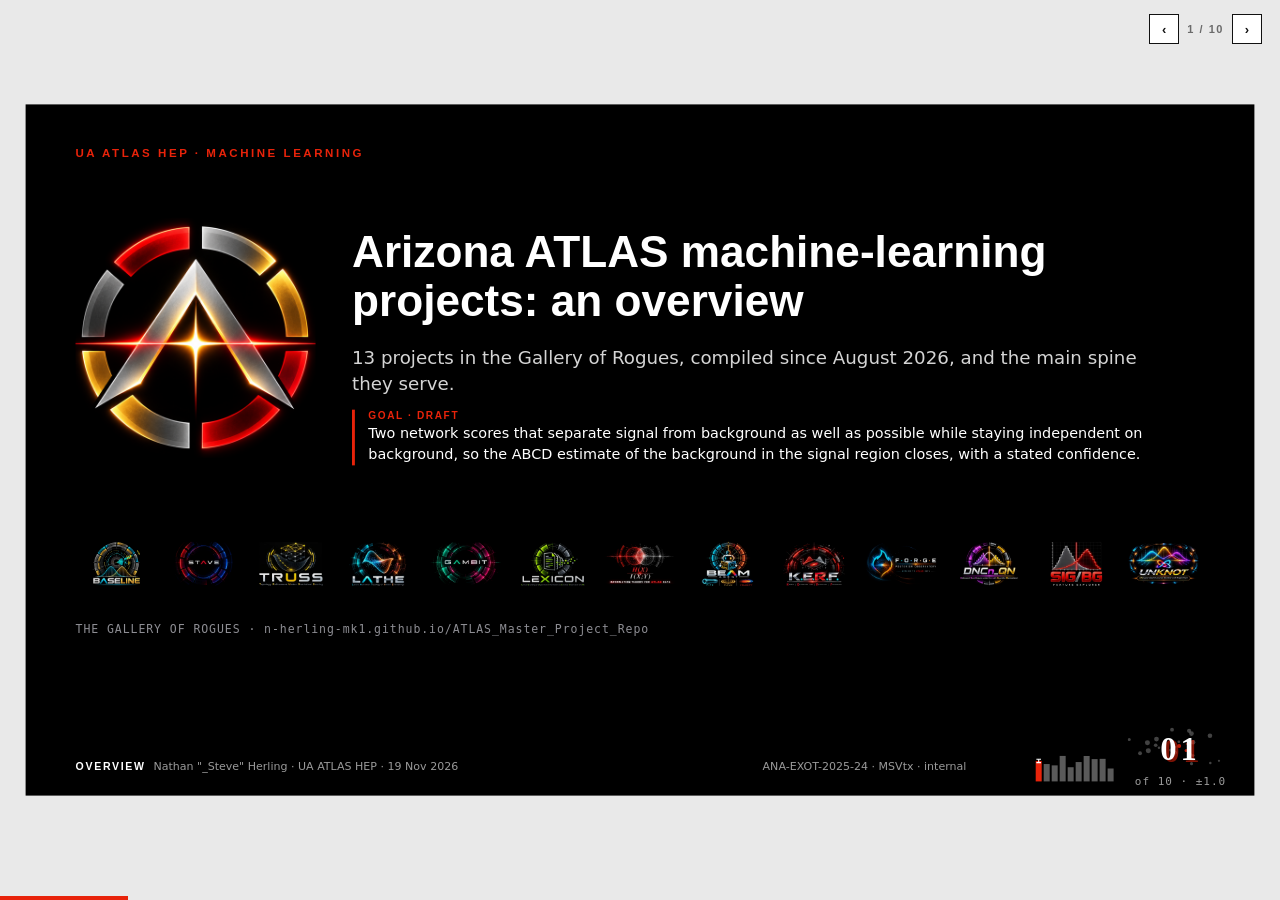
<file: source/02_atlas_ml_overview/deck.src.html>
<!DOCTYPE html>
<html lang="en">
<head>
<meta charset="utf-8">
<meta name="viewport" content="width=device-width, initial-scale=1">
<title>Arizona ATLAS ML projects: overview</title>
<meta name="description" content="Overview of the UA ATLAS machine-learning project line (the Gallery of Rogues) and the BASELINE pipeline every project is measured against.">
<!-- BUILD:HEAD  (tools/build_html_deck.py inlines the fonts and pre-renders the math here; the built file needs no network) -->
<script>window.MathJax={tex:{inlineMath:[["\\(","\\)"]],displayMath:[["\\[","\\]"]]},svg:{fontCache:"global"}};</script>
<style>
  :root{--accent:#e8230a;--ink:#111;--mute:#6b6b6b;--line:#d6d6d6;--soft:#f4f4f4}
  *{box-sizing:border-box}
  html,body{margin:0;height:100%;background:#e9e9e9}
  body{overflow:hidden;font:14px/1.35 Inter,system-ui,sans-serif;color:var(--ink)}

  /* ---------- deck engine ---------- */
  .stage{position:fixed;inset:0;display:flex;align-items:center;justify-content:center}
  .deck{width:1280px;height:720px;position:relative;flex:none;transform-origin:center center}
  .slide{position:absolute;inset:0;width:1280px;height:720px;background:#fff;overflow:hidden;display:none}
  .slide.active{display:block}
  .nav{position:fixed;right:18px;top:14px;display:flex;gap:8px;align-items:center;font:700 11px Orbitron,sans-serif;letter-spacing:.14em;color:var(--mute);z-index:5}
  .nav button{border:1.5px solid var(--ink);background:#fff;color:var(--ink);font:700 13px Orbitron,sans-serif;width:30px;height:30px;cursor:pointer}
  .nav button:hover{background:var(--ink);color:#fff}
  .prog{position:fixed;left:0;bottom:0;height:4px;background:var(--accent);transition:width .25s;z-index:5}
  body.render .nav,body.render .prog{display:none}

  /* ---------- shared slide parts ---------- */
  .kicker{font:700 12px Orbitron,sans-serif;letter-spacing:.22em;color:var(--accent)}
  .slide h1{font:900 34px/1.1 Orbitron,sans-serif;margin:10px 0 6px}
  .lede{color:var(--mute);font-size:16px;margin:0}
  .foot{position:absolute;left:52px;right:52px;bottom:22px;display:flex;justify-content:space-between;font-size:11.5px;color:var(--mute)}
  .pad{padding:44px 52px 36px}

  /* ---------- cover: research question ---------- */
  .sc{background:#000;color:#e6e6e6}
  .sc .kicker{position:absolute;left:52px;top:34px;z-index:2}
  .sc h1{position:absolute;left:52px;top:52px;margin:0;font:900 40px/1.15 Orbitron,sans-serif;color:#fff}
  .sc .logo{position:absolute;left:40px;top:136px;width:592px;height:370px;display:block}
  .sc .meth{position:absolute;left:660px;width:568px;border:1.5px solid #4a4a4a;padding:12px 16px;display:flex;flex-direction:column;gap:6px}
  .sc .meth h2{margin:0;font:700 12px Orbitron,sans-serif;letter-spacing:.14em;color:#fff}
  .sc .meth h2 span{color:var(--accent);margin-right:8px}
  .sc .meth .q{font-weight:600;font-size:17px;color:#fff;line-height:1.3}
  .sc .meth p{margin:0;font-size:14.5px;line-height:1.4}
  .sc .meth .conf{border-top:1px solid #333;padding-top:6px;font-size:13.5px;color:#cfcfcf}
  .sc .meth .conf b{font:700 10px Orbitron,sans-serif;letter-spacing:.14em;color:var(--accent);margin-right:6px}
  .sc .con{position:absolute;left:52px;right:52px;top:556px;border:2px solid var(--accent);padding:12px 18px;display:grid;grid-template-columns:170px 1fr;gap:16px;align-items:center}
  .sc .con b{font:700 12px Orbitron,sans-serif;letter-spacing:.16em;color:var(--accent)}
  .sc .con p{margin:0;font-size:16px;line-height:1.4;color:#fff}
  .sc .foot{color:#9a9a9a}
  .sc .foot b{font:700 11px Orbitron,sans-serif;letter-spacing:.16em;color:#fff;margin-right:8px}

  /* ---------- divider: end of vetted work ---------- */
  .sx{background:#000;color:#fff}
  .sx .kicker{position:absolute;left:52px;top:44px}
  .sx .xbig{position:absolute;left:52px;top:220px;font:900 76px/1.05 Orbitron,sans-serif;letter-spacing:.02em;color:#fff}
  .sx .xrule{position:absolute;left:52px;top:410px;width:220px;height:4px;background:var(--accent)}
  .sx .xsub{position:absolute;left:52px;top:436px;width:820px;margin:0;font-size:19px;line-height:1.45;color:#cfcfcf}
  .sx .foot{color:#9a9a9a}
  .sx .xgo{position:absolute;right:56px;top:190px;width:430px;height:auto;image-rendering:pixelated;-webkit-mask-image:radial-gradient(ellipse 72% 70% at 50% 50%,#000 60%,transparent 100%);mask-image:radial-gradient(ellipse 72% 70% at 50% 50%,#000 60%,transparent 100%)}
  .sx .xsub{width:600px!important}

  /* ---------- before the design: built blind ---------- */
  .sb .pre{margin:8px 0 0;font-size:14px;color:var(--mute)}
  .sb h1{font-size:31px;line-height:1.18;margin:6px 0 8px;max-width:1120px}
  .sb h1 sup{font-size:15px;color:var(--accent);vertical-align:super;margin-left:1px}
  .sb .sig{margin:-4px 0 8px;font:700 15px Orbitron,sans-serif;letter-spacing:.08em;color:var(--ink);text-align:right;max-width:1120px}
  .sb .cites{margin:0;padding-left:20px;font-size:12.5px;line-height:1.4;color:var(--mute);max-width:1100px}
  .sb .tl{display:grid;grid-template-columns:1fr 22px 1fr 22px 1fr 22px 1fr 46px 1fr;align-items:stretch;margin-top:26px}
  .sb .ev{border:2px solid var(--ink);padding:9px 11px;display:flex;flex-direction:column;gap:4px;min-height:96px}
  .sb .ev b{font:700 12px Orbitron,sans-serif;letter-spacing:.1em}
  .sb .ev span{font-size:13.5px;line-height:1.35}
  .sb .ev.me{border-color:var(--accent)}
  .sb .ev.me b{color:var(--accent)}
  .sb .ev.open{border-style:dashed;border-color:#777;background:var(--soft)}
  .sb .ar{position:relative}
  .sb .ar:before{content:"";position:absolute;left:3px;right:7px;top:50%;border-top:2px solid var(--ink)}
  .sb .ar:after{content:"";position:absolute;right:1px;top:calc(50% - 6px);border:6px solid transparent;border-left:8px solid var(--ink);border-right:0}
  .sb .wall{position:relative;display:flex;justify-content:center}
  .sb .wall:before{content:"";position:absolute;top:-14px;bottom:-14px;left:50%;border-left:3px dashed var(--accent)}
  .sb .wall span{position:absolute;top:-30px;white-space:nowrap;font:700 10.5px Orbitron,sans-serif;letter-spacing:.14em;color:var(--accent)}
  .sb .cards{display:grid;grid-template-columns:1fr 1fr 1fr;gap:18px;margin-top:30px}
  .sb .card{padding:11px 15px}
  .sb .card h3{margin:0 0 5px;font:700 12px Orbitron,sans-serif;letter-spacing:.14em}
  .sb .card p{margin:0;font-size:15px;line-height:1.42}
  .sb .card.a{border:2px solid var(--accent)} .sb .card.a h3{color:var(--accent)}
  .sb .buys{margin-top:26px;border-left:4px solid var(--accent);padding:6px 0 6px 16px;font-size:17px;line-height:1.45;font-style:italic;max-width:1100px}
  .sb .buys b{font:700 11px Orbitron,sans-serif;letter-spacing:.14em;font-style:normal;color:var(--accent);display:block;margin-bottom:3px}
  .sb .card.n{border:2px solid #9a9a9a;background:var(--soft)} .sb .card.n h3{color:#555}

  /* ---------- maximum entropy: the concept ---------- */
  .sm .grid{display:grid;grid-template-columns:540px 1fr;gap:40px;margin-top:20px}
  .sm .princ{border:2px solid var(--ink);padding:14px 18px;margin-bottom:18px}
  .sm .princ h2{font:700 12.5px Orbitron,sans-serif;letter-spacing:.16em;margin:0 0 8px;color:var(--accent)}
  .sm .princ p{margin:0;font-size:17px;line-height:1.5}
  .sm .princ .by{margin-top:8px;font-size:13px;color:var(--mute)}
  .sm .para{margin-bottom:14px}
  .sm .para h2{font:700 12.5px Orbitron,sans-serif;letter-spacing:.16em;margin:0 0 5px}
  .sm .para h2 span{color:var(--accent);margin-right:8px}
  .sm .para p{margin:0;font-size:15px;line-height:1.48}
  .sm .fig h2{font:700 12.5px Orbitron,sans-serif;letter-spacing:.16em;margin:0 0 8px}
  .sm .slot{border:1.5px dashed #9a9a9a;height:420px;display:flex;align-items:center;justify-content:center;text-align:center;color:var(--mute);font-size:14.5px;padding:0 40px}
  .sm .slot code{font-family:"Share Tech Mono",monospace;color:var(--ink)}
  .sm .fig img{display:block;width:100%;height:420px;object-fit:contain;border:1px solid var(--line)}
  .sm .cap{margin-top:8px;font-size:13.5px;color:var(--mute)}
  .sm .fig h2 .sub{font:12px Inter,sans-serif;letter-spacing:0;color:var(--mute);margin-left:6px}
  .sm .ex{margin-bottom:10px}
  .sm .exh{display:flex;justify-content:space-between;align-items:baseline;font-size:12.5px;border-bottom:1px solid var(--line);padding-bottom:3px;margin-bottom:4px}
  .sm .exh b{font:700 11px Orbitron,sans-serif;letter-spacing:.1em}
  .sm .exh span{color:var(--accent);font-weight:600}
  .sm .exr{display:grid;grid-template-columns:252px 1fr;gap:10px;align-items:center;height:168px}
  .sm .exr img{width:252px;height:168px;object-fit:contain;display:block;border:0}
  .sm .exr svg{width:100%;height:168px;display:block}
  .sm .asm{font-size:15px;line-height:1.45;margin:0 0 12px}
  .sm .asm b{font:700 12.5px Orbitron,sans-serif;letter-spacing:.16em;display:block;margin-bottom:4px}
  .sm .gl{display:grid;grid-template-columns:1fr 1fr;gap:14px}
  .sm .gl div{padding:9px 12px}
  .sm .gl .g{border:2px solid var(--accent)}
  .sm .gl .l{border:2px solid #9a9a9a;background:var(--soft)}
  .sm .gl h3{margin:0 0 5px;font:700 11.5px Orbitron,sans-serif;letter-spacing:.14em}
  .sm .gl .g h3{color:var(--accent)} .sm .gl .l h3{color:#555}
  .sm .gl ul{margin:0;padding-left:16px;font-size:13.5px;line-height:1.35}
  .sm .gl li{margin:2px 0}
  .sm .it{position:absolute;left:52px;right:52px;top:592px;height:78px;border-top:2px solid var(--ink);display:grid;grid-template-columns:230px 330px 1fr;gap:20px;align-items:center}
  .sm .it .h{font:700 12px/1.35 Orbitron,sans-serif;letter-spacing:.14em}
  .sm .it .h span{color:var(--accent);display:block}
  .sm .it .eq{font-size:16px}
  .sm .it p{margin:0;font-size:14px;line-height:1.4;color:#333}
  .sm .take{position:absolute;left:52px;right:52px;top:604px;border-left:4px solid var(--accent);padding:6px 0 6px 16px;font-size:17px;font-style:italic}

  .sm .pad{padding:26px 34px 20px}
  .sm .grid{grid-template-columns:488px 1fr;gap:30px;margin-top:12px}
  .sm .princ{padding:11px 16px;margin-bottom:12px}
  .sm .princ p{font-size:16px;line-height:1.42}
  .sm .asm{margin-bottom:10px}
  .sm .exr{grid-template-columns:240px 1fr;height:160px}
  .sm .exr img{width:240px;height:160px}
  .sm .exr svg{height:160px}
  .sm .ex{margin-bottom:6px}
  .sm .read{border:1.5px dashed #9a9a9a;padding:6px 10px;font-size:12.5px;line-height:1.38}
  .sm .read b{font:700 10.5px Orbitron,sans-serif;letter-spacing:.14em;color:var(--mute);margin-right:6px}
  .sm .read p{display:inline;margin:0}
  .sm .read i{font-style:normal;font-weight:600}
  .sm .it{left:34px;right:300px;top:624px;height:50px;grid-template-columns:200px 190px 1fr;gap:16px;border-top-width:1.5px}
  .sm .princ h2{margin-bottom:5px}
  .sm .princ p{font-size:15px!important;line-height:1.38!important}
  .sm .princ .by{margin-top:4px}
  .sm .asm{font-size:14px!important;margin-bottom:8px!important}
  .sm .foot{bottom:8px}
  .sm .it .h{font-size:10px;line-height:1.3}
  .sm .it .eq{font-size:12px}
  .sm .it p{font-size:11.5px;line-height:1.3}
  .sm .gl ul{font-size:13px}
  .sm .gl div{padding:7px 11px}
  .sm .fitbox{margin-top:10px;border:2px solid var(--ink);padding:6px 11px 7px}
  .sm .fitbox h3{margin:0 0 2px;font:700 11.5px Orbitron,sans-serif;letter-spacing:.14em}
  .sm .fitbox .fb{display:grid;grid-template-columns:178px 1fr;gap:8px;align-items:center}
  .sm .fitbox .feq{font-size:13px}
  .sm .fitbox .feq mjx-container[display="true"]{margin:0!important}
  .sm .fitbox p{margin:0;font-size:12px;line-height:1.35}
  .sm .anchor i{color:var(--accent)}
  .sm .anchor{border-bottom:1.5px solid var(--accent)}
  .sm svg.conn{position:absolute;left:0;top:0;width:1280px;height:720px;pointer-events:none;z-index:3}
  .sm .foot{left:34px;right:34px;bottom:14px}
  /* ---------- experimental design ---------- */
  .se .hdr{position:absolute;left:52px;top:40px;right:370px}
  .se .zref{border-bottom:1.5px solid var(--accent)}
  .se svg.zconn{position:absolute;left:0;top:0;width:1280px;height:720px;pointer-events:none;z-index:3}
  .se .zbox{position:absolute;right:52px;top:12px;width:300px;border:1.5px dashed var(--accent);background:#fff;padding:7px 11px;z-index:2}
  .se .zbox h4{margin:0 0 3px;font:700 11px Orbitron,sans-serif;letter-spacing:.14em;color:var(--accent)}
  .se .zbox p{margin:0;font-size:11.5px;line-height:1.36;color:#222}
  .se .zbox .zsc{margin-top:4px;color:var(--mute)}
  .se .zbox .zsc b{color:var(--ink);font-weight:600}
  .se .lede{margin-top:4px;font-size:15px}
  .se svg.wires{position:absolute;left:0;top:0;width:1280px;height:720px;pointer-events:none}
  .se .start{position:absolute;left:52px;top:170px;width:300px;height:414px;border:2.5px solid var(--ink);padding:12px 14px;display:flex;flex-direction:column;gap:8px}
  .se .start h3{margin:0;font:700 11.5px Orbitron,sans-serif;letter-spacing:.12em;color:var(--accent)}
  .se .start .sub{margin:-4px 0 0;font-size:12px;color:var(--mute)}
  .se .start ul{margin:0;padding-left:16px;font-size:13.5px;line-height:1.38}
  .se .start li{margin:3px 0}
  .se .counts{display:grid;grid-template-columns:1fr 1fr;gap:8px}
  .se .counts div{background:var(--soft);padding:7px 9px;display:flex;flex-direction:column;font-size:12.5px}
  .se .counts b{font:700 10.5px Orbitron,sans-serif;letter-spacing:.12em;margin-bottom:2px}
  .se .start .src{margin:-2px 0 0;font-size:11.5px;color:var(--mute);font-style:italic}
  .se .start .gap{margin:auto 0 0;border-top:1px solid var(--line);padding-top:8px;font-size:13.5px;font-weight:600}
  .se .path{position:absolute;left:400px;width:828px;border:2px solid var(--ink);background:#fff}
  .se .p1{top:170px;height:222px}
  .se .p2{top:406px;height:178px}
  .se .p2{border-color:#555;border-style:dashed}
  .se .ph{display:flex;align-items:center;gap:12px;background:var(--ink);color:#fff;padding:7px 12px;font:700 12.5px Orbitron,sans-serif;letter-spacing:.12em}
  .se .p2 .ph{background:#555}
  .se .ph .tag{background:var(--accent);color:#fff;padding:2px 8px;font-size:11px}
  .se .pb{display:grid;grid-template-columns:1fr 160px 250px;gap:14px;padding:10px 14px}
  .se .what .q{font-weight:600;font-size:16px;line-height:1.3;margin-bottom:5px}
  .se .what p{margin:0;font-size:13.5px;line-height:1.42}
  .se .col{border-left:1px solid var(--line);padding-left:12px}
  .se .col h4{margin:0 0 4px;font:700 10.5px Orbitron,sans-serif;letter-spacing:.14em;color:var(--accent)}
  .se .col.st h4{color:var(--ink)}
  .se .col.st p{font-size:12.5px;line-height:1.34;margin:0 0 3px}
  .se .col p{margin:0;font-size:13px;line-height:1.38}
  .se .feed{position:absolute;left:880px;top:357px;width:262px;text-align:right;font-size:12px;font-style:italic;color:var(--accent)}
  .se .rule2{position:absolute;left:52px;right:300px;top:596px;border-top:1.5px solid var(--ink);padding-top:6px;font-size:12.5px;line-height:1.38;color:#333}
  .se .rule2 p{margin:0 0 4px}
  .se .rule2 b{font:700 10.5px Orbitron,sans-serif;letter-spacing:.14em;color:var(--ink);margin-right:8px}
  .se .rule2 .lk b{color:var(--accent)}
  .se .rule2 strong{color:var(--ink)}
  .se .rule2 .gv{font-weight:600;color:var(--ink)}
  .se .rule2 .bp{color:var(--mute)}

  /* ---------- design: two stages ---------- */
  .sd .hdr{position:absolute;left:52px;top:44px}
  .sd .quote{position:absolute;left:52px;top:142px;width:1000px;border-left:4px solid var(--accent);padding:4px 0 4px 16px;font-size:19px;line-height:1.4;font-style:italic}
  .sd .b{position:absolute;border:2px solid var(--ink);background:#fff;padding:11px 13px;display:flex;flex-direction:column;gap:7px;text-align:left}
  .sd .b h3{margin:0;font:700 11.5px/1.2 Orbitron,sans-serif;letter-spacing:.1em}
  .sd .b h3 span{color:var(--accent);margin-right:6px}
  .sd .b .q{font-weight:600;font-size:16px;line-height:1.3}
  .sd .b p{margin:0;font-size:13.5px}
  .sd .b .o{margin-top:auto;border-top:1px solid var(--line);padding-top:7px;font-size:13px}
  .sd .b .o b{font:700 10px Orbitron,sans-serif;letter-spacing:.14em;color:var(--accent);margin-right:6px}
  .sd .b.stg{border-width:2.5px}
  .sd .b.gate{border-style:dashed;border-color:#555;justify-content:center;text-align:center}
  .sd .b.out{background:var(--accent);border-color:var(--accent);color:#fff;justify-content:center}
  .sd .b.out h3 span{color:#fff}
  .sd .b.in{background:var(--soft);border-color:#9a9a9a;border-width:1.5px}
  .sd .b .lbl{display:flex;justify-content:space-between;font-size:11.5px;color:var(--mute)}
  .sd .tag{position:absolute;border:1.5px dashed #9a9a9a;padding:7px 10px;font-size:12.5px;line-height:1.35;background:#fff}
  .sd .tag b{font:700 10px Orbitron,sans-serif;letter-spacing:.14em;display:block;margin-bottom:2px;color:var(--mute)}
  .sd .links{position:absolute;left:52px;top:560px;width:640px;font-size:13px;line-height:1.5}
  .sd .links b{font:700 10.5px Orbitron,sans-serif;letter-spacing:.14em;display:block;margin-bottom:3px;color:var(--mute)}
  .sd .links p{margin:0}
  .sd .links .k{font-weight:600}
  .sd svg.wires{position:absolute;left:0;top:0;width:1280px;height:720px;pointer-events:none}

  /* ---------- intro: the idea ---------- */
  .si .grid{display:grid;grid-template-columns:1.45fr 1fr;gap:44px;margin-top:26px}
  .si .para{margin-bottom:20px}
  .si .para h2,.si .side h2{font:700 12.5px Orbitron,sans-serif;letter-spacing:.16em;margin:0 0 6px}
  .si .para h2 span{color:var(--accent);margin-right:8px}
  .si .para p{margin:0;font-size:16.5px;line-height:1.5}
  .si .side{display:flex;flex-direction:column;gap:18px}
  .si .sus{border:2px solid var(--ink);padding:12px 16px}
  .si .sus .s{display:grid;grid-template-columns:150px 1fr;gap:10px;padding:7px 0;border-top:1px solid var(--line);font-size:14px}
  .si .sus .s:first-of-type{border-top:0}
  .si .sus .s b{font-weight:600}
  .si .rules{border:1.5px dashed #9a9a9a;padding:12px 16px}
  .si .rules ul{margin:0;padding-left:18px;font-size:14px}
  .si .rules li{margin:4px 0}
  .si .name{font-size:13.5px;color:var(--mute)}
  .si .name b{font-family:Orbitron,sans-serif;color:var(--ink);letter-spacing:.06em}

  /* ---------- maximum entropy ---------- */
  .s0 .grid{display:grid;grid-template-columns:1fr 1.2fr;margin-top:14px;gap:30px}
  .s0 .me{border:2px solid var(--ink);padding:12px 18px}
  .s0 h2{font:700 12.5px Orbitron,sans-serif;letter-spacing:.16em;margin:0 0 6px}
  .s0 h2 span{color:var(--accent)}
  .s0 .me p{margin:0 0 4px;font-size:14px}
  .s0 .eq{margin:6px 0 8px;font-size:14px}
  .s0 .eq mjx-container[display="true"]{margin:4px 0!important}
  .s0 ul{margin:6px 0 0;padding-left:18px;font-size:13.5px}
  .s0 li{margin:4px 0}
  .s0 .cm{display:flex;flex-direction:column;gap:12px}
  .s0 .col{padding:10px 14px 8px}
  .s0 .catch{border:2px solid var(--accent)}
  .s0 .catch h2{color:var(--accent)}
  .s0 .miss{border:2px solid #9a9a9a;background:var(--soft)}
  .s0 .miss h2{color:#555}
  .s0 .col ul{margin:0;padding-left:0;list-style:none}
  .s0 .col li{display:grid;grid-template-columns:22px 1fr;font-size:13.5px;margin:3px 0}
  .s0 .catch li:before{content:"✓";color:var(--accent);font-weight:700}
  .s0 .miss li:before{content:"✗";color:#777;font-weight:700}
  .s0 .arrow{color:var(--accent);font-weight:600}

  /* feature strip (filled by make_feature_panels.py) */
  .s0 .fstrip{position:absolute;left:52px;right:52px;top:478px;height:184px}
  .s0 .fstrip .lab{font:700 11px Orbitron,sans-serif;letter-spacing:.16em;color:var(--mute);display:flex;justify-content:space-between;margin-bottom:6px}
  .s0 .fstrip .lab span:last-child{font:12px Inter,sans-serif;letter-spacing:0;text-transform:none}
  .s0 .panels{display:grid;grid-template-columns:repeat(4,1fr);gap:16px}
  .s0 .panel{border:1px solid var(--line);padding:6px 8px 4px}
  .s0 .panel .ph{display:flex;justify-content:space-between;align-items:baseline;font-size:12.5px;font-weight:600}
  .s0 .panel .ph span:last-child{font-weight:400;color:var(--mute);font-size:11.5px}
  .s0 .panel svg{display:block;width:100%;height:auto}
  .s0 .fempty{border:1.5px dashed #9a9a9a;height:136px;display:flex;align-items:center;justify-content:center;text-align:center;color:var(--mute);font-size:14px;padding:0 40px}
  .s0 .fempty code{font-family:"Share Tech Mono",monospace;color:var(--ink)}

  /* ---------- pipeline ---------- */
  .s1 .hdr{position:absolute;left:52px;top:44px}
  .s1 .lane{position:absolute;left:52px;font:700 11px Orbitron,sans-serif;letter-spacing:.18em;color:var(--mute)}
  .s1 .b{position:absolute;border:2px solid var(--ink);background:#fff;padding:10px 11px;display:flex;flex-direction:column;gap:6px}
  .s1 .b h3{margin:0;font:700 11.5px/1.2 Orbitron,sans-serif;letter-spacing:.1em}
  .s1 .b h3 span{color:var(--accent);margin-right:5px}
  .s1 .b p{margin:0;font-size:13px}
  .s1 .b .m{color:var(--mute);font-size:12px}
  .s1 .b.me{border-color:var(--accent);box-shadow:inset 0 4px 0 var(--accent)}
  .s1 .b.out{border-color:var(--accent);background:var(--accent);color:#fff}
  .s1 .b.out h3 span{color:#fff}
  .s1 .b.fp{background:var(--soft);border-color:#9a9a9a}
  .s1 .tag{position:absolute;border:1.5px dashed var(--accent);color:var(--accent);padding:6px 9px;font-size:12px;line-height:1.3;background:#fff}
  .s1 .tag b{font:700 10px Orbitron,sans-serif;letter-spacing:.14em;display:block;margin-bottom:2px}
  .s1 svg.wires{position:absolute;left:0;top:0;width:1280px;height:720px;pointer-events:none}

  /* ---------- gates walk-through ---------- */
  .s2 .ex{font-size:16px;color:var(--mute);margin:0 0 26px}
  .s2 .ex b{color:var(--ink)}
  .s2 .pipe{display:grid;grid-template-columns:1fr 26px 1fr 26px 1fr 26px 1fr 26px 0.95fr;align-items:stretch}
  .s2 .gate{border:2px solid var(--ink);display:flex;flex-direction:column}
  .s2 .gh{background:var(--ink);color:#fff;padding:9px 12px;font:700 12px Orbitron,sans-serif;letter-spacing:.14em}
  .s2 .gh span{color:var(--accent);margin-right:6px}
  .s2 .gb{padding:12px 13px;display:flex;flex-direction:column;gap:9px;flex:1}
  .s2 .q{font-weight:600;font-size:16.5px;line-height:1.3}
  .s2 .how{font-size:13.5px;color:#333}
  .s2 .pass{margin-top:auto;border-top:1px solid var(--line);padding-top:9px;font-size:13.5px}
  .s2 .pass .t{font:700 10.5px Orbitron,sans-serif;letter-spacing:.14em;color:var(--accent);display:block;margin-bottom:3px}
  .s2 .blind{font-size:12px;color:var(--mute);font-style:italic}
  .s2 .arr{position:relative}
  .s2 .arr:before{content:"";position:absolute;left:3px;right:8px;top:50%;border-top:2px solid var(--ink)}
  .s2 .arr:after{content:"";position:absolute;right:1px;top:calc(50% - 6px);border:6px solid transparent;border-left:9px solid var(--ink);border-right:0}
  .s2 .verdict{border:2px solid var(--accent);display:flex;flex-direction:column}
  .s2 .verdict .gh{background:var(--accent)}
  .s2 .big{font:900 22px/1.15 Orbitron,sans-serif;color:var(--accent)}
  .s2 .next{border:1.5px dashed #9a9a9a;padding:8px 10px;font-size:13px;margin-top:auto}
  .s2 .next .t{font:700 10.5px Orbitron,sans-serif;letter-spacing:.14em;color:var(--mute);display:block;margin-bottom:3px}
  .s2 .stops{margin-top:22px;display:grid;grid-template-columns:180px 1fr 1fr;gap:16px;align-items:stretch}
  .s2 .stops .lab{font:700 12px/1.3 Orbitron,sans-serif;letter-spacing:.12em;align-self:center}
  .s2 .stop{background:var(--soft);border-left:4px solid #9a9a9a;padding:10px 14px;font-size:14px}
  .s2 .stop b{font-family:Orbitron,sans-serif;font-size:12px;letter-spacing:.08em}
  .s2 .stop .x{color:var(--accent);font-weight:600}

  /* ---------- results overview ---------- */
  .s3 .box{border:2px solid var(--ink);padding:11px 18px;text-align:center;font-weight:600;font-size:15px}
  .s3 .qb{width:560px;margin:18px auto 0}
  .s3 .v{width:2px;height:20px;background:var(--ink);margin:0 auto}
  .s3 .fork{position:relative;height:20px;margin:0 25%}
  .s3 .fork:before{content:"";position:absolute;left:0;right:0;top:0;border-top:2px solid var(--ink)}
  .s3 .fork:after,.s3 .fork i{content:"";position:absolute;top:0;height:20px;border-left:2px solid var(--ink)}
  .s3 .fork:after{right:0}.s3 .fork i{left:0}
  .s3 .merge{transform:scaleY(-1)}
  .s3 .cols{display:grid;grid-template-columns:1fr 1fr;gap:40px}
  .s3 .region{border-top:4px solid var(--ink);padding-top:10px}
  .s3 .region h2{font:900 17px Orbitron,sans-serif;letter-spacing:.14em;margin:0 0 10px;text-align:center}
  .s3 .chain{display:grid;grid-template-columns:1fr 18px 1fr 18px 1.1fr;align-items:center;margin-bottom:9px}
  .s3 .n{padding:8px 10px;font-size:14px;text-align:center;min-height:48px;display:flex;align-items:center;justify-content:center}
  .s3 .area{border-left:4px solid var(--ink);outline:1px solid var(--line);outline-offset:-1px;font-weight:600}
  .s3 .test{background:var(--soft);border:1px solid var(--line)}
  .s3 .res{border:1.5px solid var(--line)}
  .s3 .res.hold{border-color:var(--accent);color:var(--accent);font-weight:600}
  .s3 .res.gone{color:#8a8a8a;text-decoration:line-through;text-decoration-thickness:1px}
  .s3 .a{height:2px;background:var(--ink);position:relative}
  .s3 .a:after{content:"";position:absolute;right:-1px;top:-5px;border:6px solid transparent;border-left:8px solid var(--ink);border-right:0}
  .s3 .end{width:760px;margin:0 auto;text-align:left;font-weight:400}
  .s3 .end p{margin:3px 0}
  .s3 .end b{font-family:Orbitron,sans-serif;font-size:12.5px;letter-spacing:.1em;margin-right:8px}
  .s3 .end .hl{color:var(--accent)}
  .s3 .legend{margin-top:14px;text-align:center;font-size:13px;color:var(--mute)}
  .s3 .legend span{margin:0 10px}
  .s3 .legend .h{color:var(--accent);font-weight:600}
  .s3 .legend .g{text-decoration:line-through}

  /* ---------- slide-number badge (seeded histogram + numeral; same in HTML, PDF, PPTX) ---------- */
  .pgbadge{position:absolute;right:24px;bottom:6px;display:flex;align-items:flex-end;gap:8px;z-index:4;pointer-events:none}
  .pgbadge .pg-hist{width:91px;height:43px;display:block;margin-bottom:6px}   /* 70% of the 130x62 drawing */
  .pgbadge .pg-num{width:108px;height:70px;display:block}
  .slide .foot{right:300px!important}

  /* ---------- print: one slide per page ---------- */
  @media print{
    html,body{background:#fff;overflow:visible;height:auto}
    .stage{position:static;display:block}
    .deck{transform:none!important;width:auto;height:auto}
    .slide{display:block!important;position:relative;page-break-after:always;break-after:page}
    .nav,.prog{display:none}
    @page{size:1280px 720px;margin:0}
  }

  /* ================= deck 2 ================= */
  /* cover */
  .tc{background:#000;color:#fff}
  .tc .kicker{position:absolute;left:52px;top:44px}
  .tc .hub{position:absolute;left:52px;top:118px;width:250px;height:250px}
  .tc h1{position:absolute;left:340px;top:128px;width:880px;margin:0;font:900 46px/1.1 Orbitron,sans-serif;color:#fff}
  .tc .sub{position:absolute;left:340px;top:250px;width:860px;margin:0;font-size:19px;line-height:1.45;color:#d4d4d4}
  .tc .mosaic{position:absolute;left:52px;right:52px;top:430px;display:grid;grid-template-columns:repeat(13,1fr);gap:6px}
  .tc .mosaic img{width:100%;aspect-ratio:16/10;object-fit:cover;display:block;opacity:.92}
  .tc .mcap{position:absolute;left:52px;top:520px;font:12px "Share Tech Mono",monospace;letter-spacing:.08em;color:#8d8d93}
  .tc .foot{color:#9a9a9a}
  .tc .foot b{font:700 11px Orbitron,sans-serif;letter-spacing:.16em;color:#fff;margin-right:8px}

  .tc .goal{position:absolute;left:340px;top:318px;width:860px;margin:0;font-size:15px;line-height:1.45;color:#fff;border-left:3px solid var(--accent);padding-left:14px}
  .tc .goal b{display:block;font:700 10.5px Orbitron,sans-serif;letter-spacing:.16em;color:var(--accent);margin-bottom:2px}
  .tc .mosaic{top:452px!important} .tc .mcap{top:540px!important}
  /* anatomy of a project */
  .ta .lede{margin:4px 0 0}
  .ta .agrid{display:grid;grid-template-columns:1fr 340px;gap:40px;margin-top:24px;align-items:start}
  .ta ul.anat{margin:0;padding:0;list-style:none;border-top:2px solid var(--ink)}
  .ta ul.anat li{display:grid;grid-template-columns:170px 1fr;gap:14px;padding:9px 4px;border-bottom:1px solid var(--line);font-size:15.5px;line-height:1.35}
  .ta ul.anat li b{font:700 12px Orbitron,sans-serif;letter-spacing:.1em;color:var(--accent);padding-top:3px}
  .ta .ast{display:flex;flex-direction:column;gap:2px}
  .ta .ast span:before{content:"*";color:var(--accent);font-weight:700;margin-right:8px}
  .ta .mv{background:#000;color:#fff;padding:26px 24px;text-align:center;display:flex;flex-direction:column;align-items:center;gap:12px}
  .ta .mv img{width:170px;height:170px}
  .ta .mvlink{display:inline-block;white-space:nowrap;font-size:13px!important;background:var(--accent);color:#fff;text-decoration:none;font:700 14px Orbitron,sans-serif;letter-spacing:.12em;padding:12px 18px}
  .ta .mvlink:hover{background:#ff3a1f}
  .ta .mv .url{margin:0;font:11px "Share Tech Mono",monospace;color:#cfcfcf;white-space:nowrap}
  .ta .mv .hint{margin:0;font-size:12px;color:#8d8d93}
  /* overview anatomy */
  .to .lede{margin:4px 0 0;font-size:15px}
  .to table.anat{width:100%;border-collapse:collapse;margin-top:14px;font-size:12.5px}
  .to .anat th{font:700 9.5px Orbitron,sans-serif;letter-spacing:.1em;color:var(--mute);text-align:center;padding:0 4px 5px;border-bottom:2px solid var(--ink)}
  .to .anat th:first-child{text-align:left}
  .to .anat td{text-align:center;padding:2px 4px;border-bottom:1px solid var(--line);height:28px}
  .to .anat td.pn{text-align:left;display:flex;align-items:center;gap:8px;border-left:4px solid var(--c);padding-left:6px;height:28px}
  .to .anat td.pn img{width:38px;height:24px;object-fit:cover;background:#000}
  .to .anat td.pn b{font:700 11.5px Orbitron,sans-serif;letter-spacing:.05em}
  .to .anat td.st{font:10px "Share Tech Mono",monospace;letter-spacing:.06em}
  .to .anat td.st.planning{color:#b07a00}
  .to .anat i.y{font-style:normal;color:var(--accent);font-size:13px}
  .to .anat i.n{font-style:normal;color:#b5b5b5}
  .to .legend{display:flex;flex-wrap:wrap;gap:6px 18px;margin-top:10px;font-size:11.5px;color:var(--mute)}
  .to .legend b{font:700 9.5px Orbitron,sans-serif;letter-spacing:.1em;color:var(--ink);margin-right:4px}
  /* concept flow */
  .tf .lede{margin:4px 0 0}
  .tf .flow{display:grid;grid-template-columns:1fr 22px 1fr 22px 1fr 22px 1fr 22px 1fr;margin-top:22px;align-items:stretch}
  .tf .col{border-top:3px solid var(--ink);padding-top:8px;display:flex;flex-direction:column;gap:8px}
  .tf .col h3{margin:0;font:700 12px Orbitron,sans-serif;letter-spacing:.12em}
  .tf .col>p{margin:0 0 4px;font-size:13px;color:var(--mute);min-height:36px}
  .tf .cb{border:2px solid var(--c);border-left-width:6px;padding:8px 10px;background:#fff}
  .tf .cb b{font:700 13px Orbitron,sans-serif;letter-spacing:.06em}
  .tf .cb span{display:block;font-size:11.5px;color:var(--mute)}
  .tf .cb.spine{background:var(--accent);border-color:var(--accent)}
  .tf .cb.spine b,.tf .cb.spine span{color:#fff}
  .tf .arr{position:relative}
  .tf .arr:before{content:"";position:absolute;left:4px;right:8px;top:120px;border-top:2px solid var(--ink)}
  .tf .arr:after{content:"";position:absolute;right:2px;top:114px;border:6px solid transparent;border-left:8px solid var(--ink);border-right:0}
  .tf .under{display:flex;align-items:center;gap:16px;margin-top:26px;border-top:1.5px dashed #9a9a9a;padding-top:14px}
  .tf .under .cb{flex:none}
  .tf .under p{margin:0;font-size:14px;color:#333}
  .tf .draftnote,.tn .draftnote{margin-top:14px;font-size:12.5px;color:var(--mute);font-style:italic}
  /* spine */
  .ts .lede{margin:4px 0 0}
  .ts .spine{display:grid;grid-template-columns:1fr 26px 1fr 26px 1.25fr 26px 1fr;margin-top:22px;align-items:stretch}
  .ts .sp{border:2px solid var(--ink);border-top:6px solid var(--c,var(--accent));display:flex;flex-direction:column;gap:6px;padding:0 0 10px;background:#fff}
  .ts .sp .sh{position:relative;display:flex;background:#000;height:108px}
  .ts .sp .sh img{flex:1;min-width:0;height:108px;object-fit:cover}
  .ts .sp .sh span{position:absolute;left:8px;top:6px;font:900 22px Orbitron,sans-serif;color:#fff;text-shadow:0 0 6px #000}
  .ts .sp .ph{flex:1;display:flex;align-items:center;justify-content:center;text-align:center;font:900 17px/1.15 Orbitron,sans-serif;color:var(--accent);letter-spacing:.06em}
  .ts .sp .nm{padding:4px 12px 0;font:700 13px Orbitron,sans-serif;letter-spacing:.06em}
  .ts .sp .nm em{font-style:normal;color:var(--accent)}
  .ts .sp p{margin:0;padding:0 12px;font-size:13.5px;line-height:1.38}
  .ts .sp .o{font-size:13px} .ts .sp .o i{font:700 10px Orbitron,sans-serif;letter-spacing:.14em;color:var(--accent);margin-right:6px;font-style:normal}
  .ts .sp .s{margin-top:auto;font:11.5px "Share Tech Mono",monospace;color:var(--mute);border-top:1px solid var(--line);padding-top:6px;margin-left:12px;margin-right:12px;padding-left:0}
  .ts .sp.pair{border-top-color:var(--accent)}
  .ts .sp.plane{border-style:solid;border-top-color:var(--accent)}
  .ts .arr{position:relative}
  .ts .arr:before{content:"";position:absolute;left:4px;right:8px;top:54px;border-top:2.5px solid var(--ink)}
  .ts .arr:after{content:"";position:absolute;right:2px;top:47px;border:7px solid transparent;border-left:9px solid var(--ink);border-right:0}
  .ts .goalbar{margin-top:18px;border-left:4px solid var(--accent);padding:6px 0 6px 16px;font-size:16px;line-height:1.45;font-style:italic;max-width:1060px}
  .ts .goalbar b{display:block;font:700 10.5px Orbitron,sans-serif;letter-spacing:.16em;color:var(--accent);font-style:normal;margin-bottom:2px}
  .ts .goalbar.top{margin:8px 0 6px;max-width:none;font-size:15.5px}
  .ts h1{margin-top:4px}
  .ts .spine{margin-top:14px!important}
  .ts .sp .sh{height:84px!important} .ts .sp .sh img{height:84px!important}
  .ts .gbx{margin-top:14px;border:2px solid #1ff0b0;border-left-width:6px;padding:8px 12px 10px}
  .ts .gbx h3{margin:0 0 6px;display:flex;align-items:center;gap:10px;font:700 12px Orbitron,sans-serif;letter-spacing:.14em}
  .ts .gbx h3 img{width:48px;height:30px;object-fit:cover;background:#000}
  .ts .gcols{display:grid;grid-template-columns:.8fr 2.2fr .9fr 1.2fr;gap:16px;font-size:12.8px;line-height:1.38}
  .ts .gcols i{font-style:normal;font-weight:600}
  .ts .gcols b{display:block;font:700 10px Orbitron,sans-serif;letter-spacing:.14em;color:var(--accent);margin-bottom:2px}
  .tn .nlogos{display:flex;gap:22px;margin-top:14px}
  .tn .nlogos div{display:flex;align-items:center;gap:12px}
  .tn .nlogos img{width:150px;height:94px;object-fit:cover;background:#000}
  .tn .nlogos p{margin:0;font-size:13px;color:#333;width:200px;line-height:1.35}
  .tn .nlogos b{display:block;font:700 12px Orbitron,sans-serif;letter-spacing:.1em;margin-bottom:2px}
  .tn table.nlp{margin-top:12px!important} .tn .nlp td{padding:5px 10px!important}
  /* the queen */
  .qa .lede,.qb .lede,.qc .lede{margin:4px 0 0}
  .qa .qgrid{display:grid;grid-template-columns:1fr 330px;gap:34px;margin-top:20px}
  .qa .idea{border-left:5px solid #c43cff;padding:4px 0 4px 18px;font-size:22px;line-height:1.45}
  .qa .idea b{color:#c43cff}
  .qa .steps{margin:18px 0 0;padding:0;list-style:none}
  .qa .steps li{display:grid;grid-template-columns:34px 1fr;padding:8px 0;border-top:1px solid var(--line);font-size:15.5px;line-height:1.4}
  .qa .steps li span{font:900 18px Orbitron,sans-serif;color:#c43cff}
  .qa .side{display:flex;flex-direction:column;gap:14px}
  .qa .side img{width:100%;aspect-ratio:16/10;object-fit:cover;background:#000}
  .qa .side .nm{font-size:13px;color:#333}
  .qa .side .nm b{display:block;font:700 11px Orbitron,sans-serif;letter-spacing:.12em;margin-bottom:2px;color:#c43cff}
  .qa .vs{border:1.5px dashed #9a9a9a;padding:9px 12px;font-size:13.5px;line-height:1.4}
  .qa .vs b{font:700 10.5px Orbitron,sans-serif;letter-spacing:.12em;color:var(--mute);display:block;margin-bottom:2px}
  .lay{background:#f6effc;border-left:4px solid #c43cff;padding:8px 12px;font-size:14px;line-height:1.42;font-style:italic}
  .lay b{font:700 10px Orbitron,sans-serif;letter-spacing:.14em;color:#c43cff;font-style:normal;margin-right:6px}
  .qb .vgrid{display:grid;grid-template-columns:1fr 1fr;gap:20px;margin-top:16px}
  .qb .v{border:2px solid var(--ink);border-top:6px solid var(--c);padding:10px 14px;display:flex;flex-direction:column;gap:8px}
  .qb .v h3{margin:0;font:700 15px Orbitron,sans-serif;letter-spacing:.06em}
  .qb .v h3 small{display:block;font:12px "Share Tech Mono",monospace;letter-spacing:0;color:var(--mute);margin-top:3px}
  .qb .v dl{margin:0;display:grid;grid-template-columns:96px 1fr;gap:5px 10px;font-size:13.5px;line-height:1.38}
  .qb .v dt{font:700 10px Orbitron,sans-serif;letter-spacing:.12em;color:var(--accent);padding-top:3px}
  .qb .v dd{margin:0}
  .qb .shared{margin-top:14px;display:grid;grid-template-columns:200px 1fr;gap:14px;align-items:start;font-size:14px}
  .qb .shared>b{font:700 12px Orbitron,sans-serif;letter-spacing:.12em;padding-top:8px}
  .qc .cgrid{display:grid;grid-template-columns:604px 1fr;gap:18px;margin-top:10px;align-items:start}
  .qc .eqb{background:var(--soft);padding:7px 14px 8px;margin-bottom:8px}
  .qc .eqb h3{margin:0 0 1px;font:700 11px Orbitron,sans-serif;letter-spacing:.12em}
  .qc .eqb p{margin:3px 0 0;font-size:12.5px;line-height:1.38;color:#333}
  .qc .eqb mjx-container[display="true"]{margin:4px 0!important}
  .qc .where{margin-top:2px}
  .qc .where h3{margin:0 0 6px;font:700 12px Orbitron,sans-serif;letter-spacing:.14em;color:var(--accent)}
  .qc .where .wrow{display:grid;grid-template-columns:1fr 1fr;gap:8px;margin-bottom:8px}
  .qc .where .w{border:2px solid var(--c);border-left-width:6px;padding:5px 10px;font-size:12.6px;line-height:1.36}
  .qc .where .w b{font:700 10.5px Orbitron,sans-serif;letter-spacing:.08em;display:block;margin-bottom:1px}
  .qc .where .x{border:1.5px dashed #9a9a9a;padding:5px 10px;font-size:12.4px;line-height:1.36}
  .qc .where .x b{font:700 10px Orbitron,sans-serif;letter-spacing:.12em;color:var(--mute);display:block;margin-bottom:1px}
  .qc .legend{border-left:3px solid var(--ink);padding:0 0 0 12px}
  .qc .legend>h3{margin:0 0 4px;font:700 12px Orbitron,sans-serif;letter-spacing:.14em;color:var(--accent)}
  .qc .legend h4{margin:6px 0 2px;font:700 9.5px Orbitron,sans-serif;letter-spacing:.14em;color:var(--mute);border-bottom:1px solid #d3d6d9;padding-bottom:2px}
  .qc .legend dl{margin:0;display:grid;grid-template-columns:96px 1fr;gap:1px 10px;font-size:11.6px;line-height:1.3}
  .qc .legend dt{text-align:right;white-space:nowrap}
  .qc .legend dd{margin:0;color:#222}
  .qc .legend mjx-container{font-size:100%!important}
  /* queen figures */
  .qf h1{font-size:28px;margin:6px 0 2px}
  .qf .fgrid{display:grid;grid-template-columns:auto 1fr;gap:22px;margin-top:10px;align-items:start}
  .qf .fig .wrap{position:relative;display:inline-block;line-height:0}
  .qf .fig img{display:block;height:505px;width:auto;border:1px solid var(--line)}
  .qf .fig svg.ann{position:absolute;left:0;top:0;width:100%;height:100%}
  .qf .cap{margin:4px 0 0;font-size:11px;color:var(--mute);max-width:610px}
  .qf .key{margin:5px 0 0;font-size:11.5px;color:#333;display:flex;flex-wrap:wrap;gap:3px 13px;align-items:center;max-width:610px}
  .qf .key span{white-space:nowrap}
  .qf .key i{display:inline-block;width:14px;height:4px;margin-right:4px;vertical-align:middle}
  .qf .txt{display:flex;flex-direction:column;gap:10px}
  .qf .ax{border-left:4px solid var(--ink);padding:3px 0 3px 11px;font-size:13.5px;line-height:1.42}
  .qf .ax b,.qf .syn b{display:block;font:700 10.5px Orbitron,sans-serif;letter-spacing:.14em;margin-bottom:3px}
  .qf .syn{border:2px solid var(--accent);padding:9px 13px;font-size:14px;line-height:1.45}
  .qf .syn b{color:var(--accent)}
  /* queen synopsis */
  .tq .lede,.tq2 .lede{margin:4px 0 0}
  .tq table.qr{width:100%;border-collapse:collapse;margin-top:18px;font-size:15.5px}
  .tq .qr th{font:700 12px Orbitron,sans-serif;letter-spacing:.12em;text-align:left;padding:0 14px 7px;border-bottom:2px solid var(--ink)}
  .tq .qr th span{font:12px "Share Tech Mono",monospace;letter-spacing:0;color:var(--mute);margin-left:8px}
  .tq .qr td{padding:11px 14px;border-bottom:1px solid var(--line);vertical-align:top;line-height:1.38}
  .tq .qr td.k{width:300px;font-weight:600}
  .tq .qr td.k small{font-weight:400;color:var(--mute);font-size:12.5px}
  .tq .qr b.o{color:#777;font-weight:600}
  .tq .qr b.n{color:var(--accent)}
  .tq .qlegend{margin-top:16px;font-size:13.5px;color:#333;border-left:4px solid #c43cff;padding:4px 0 4px 14px;max-width:1080px}
  .tq .qlegend b{font:700 10.5px Orbitron,sans-serif;letter-spacing:.14em;color:#c43cff;margin-right:8px}
  .tq2 .lgrid{display:grid;grid-template-columns:1fr 1.25fr 1fr;gap:18px;margin-top:20px}
  .tq2 .lc{padding:11px 15px;border:2px solid}
  .tq2 .lc h3{margin:0 0 6px;font:700 12px Orbitron,sans-serif;letter-spacing:.14em}
  .tq2 .lc p{margin:0 0 8px;font-size:14.5px;line-height:1.42}
  .tq2 .lc.ok{border-color:var(--accent)} .tq2 .lc.ok h3{color:var(--accent)}
  .tq2 .lc.no{border-color:#555;background:var(--soft)} .tq2 .lc.no h3{color:#333}
  .tq2 .lc.nx{border-color:#9a9a9a;border-style:dashed} .tq2 .lc.nx h3{color:var(--mute)}
  .tq2 .verdict{margin-top:20px;border-left:4px solid var(--accent);padding:6px 0 6px 16px;font-size:17px;line-height:1.45;font-style:italic;max-width:1080px}
  .tq2 .verdict b{display:block;font:700 10.5px Orbitron,sans-serif;letter-spacing:.16em;color:var(--accent);font-style:normal;margin-bottom:2px}
  .tq2 .full{display:inline-block;margin-top:18px;background:#c43cff;color:#fff;text-decoration:none;font:700 12.5px Orbitron,sans-serif;letter-spacing:.12em;padding:10px 16px}
  /* INFO 555 */
  .tn .lede{margin:4px 0 0}
  .tn table.nlp{width:100%;border-collapse:collapse;margin-top:16px;font-size:13.5px}
  .tn .nlp th{white-space:nowrap;font:700 10px Orbitron,sans-serif;letter-spacing:.12em;color:var(--mute);text-align:left;padding:0 10px 6px;border-bottom:2px solid var(--ink)}
  .tn .nlp td{padding:6px 10px;border-bottom:1px solid var(--line);vertical-align:top;line-height:1.35}
  .tn .nlp td.t{font-weight:600;width:330px}
  .tn .nlp td.f{width:210px;font:12px "Share Tech Mono",monospace}
  .tn .nlp td.f.pa{color:var(--accent)} .tn .nlp td.f.ct{color:#333}
  /* gallery */
  .tg .lede{margin:4px 0 0}
  .tg .gal{display:grid;grid-template-columns:repeat(7,1fr);gap:12px 12px;margin-top:20px}
  .tg .tile{border:1.5px solid var(--line);border-top:4px solid var(--c);display:flex;flex-direction:column;background:#fff}
  .tg .tile img{width:100%;aspect-ratio:16/10;object-fit:cover;display:block;background:#000}
  .tg .tile .tb{padding:6px 8px 7px;display:flex;flex-direction:column;gap:3px}
  .tg .tile .nm{display:flex;justify-content:space-between;align-items:baseline;gap:4px}
  .tg .tile .nm b{font:700 11.5px Orbitron,sans-serif;letter-spacing:.06em}
  .tg .tile .nm span{font:9.5px "Share Tech Mono",monospace;letter-spacing:.06em;color:var(--mute)}
  .tg .tile .nm span.pl{color:#b07a00}
  .tg .tile p{margin:0;font-size:11.5px;line-height:1.3;color:#333;display:-webkit-box;-webkit-line-clamp:5;-webkit-box-orient:vertical;overflow:hidden}
  .tg .tile.base{border-color:var(--ink);border-width:2px;border-top-width:4px}
  .tg .note{margin-top:14px;font-size:13px;color:var(--mute)}
  /* pipeline */
  .tp .hdr{position:absolute;left:52px;top:36px;right:52px}
  .tp .lede{margin-top:2px;font-size:15px}
  .tp svg.wires{position:absolute;left:0;top:0;width:1280px;height:720px;pointer-events:none}
  .tp .lane{position:absolute;left:52px;font:700 10.5px Orbitron,sans-serif;letter-spacing:.18em;color:var(--mute)}
  .tp .n{position:absolute;border:2px solid var(--ink);background:#fff;padding:8px 10px;display:flex;flex-direction:column;gap:4px}
  .tp .n h3{margin:0;font:700 11px/1.2 Orbitron,sans-serif;letter-spacing:.1em}
  .tp .n h3 span{color:var(--accent);margin-right:5px}
  .tp .n p{margin:0;font-size:12.2px;line-height:1.32}
  .tp .n .m{color:var(--mute);font-size:11.5px}
  .tp .n.stop{border-color:var(--accent)}
  .tp .n.loop{border-color:var(--accent);box-shadow:inset 0 4px 0 var(--accent)}
  .tp .n.next{border-style:dashed;border-color:#777}
  .tp .n.out{background:var(--accent);border-color:var(--accent);color:#fff}
  .tp .n.out h3 span{color:#fff}
  .tp .chip{display:inline-block;font:700 9.5px Orbitron,sans-serif;letter-spacing:.12em;padding:1px 6px;border:1.2px solid currentColor;margin-left:6px;vertical-align:1px}
  .tp .chip.a{color:var(--accent)} .tp .chip.x{color:#777}
  .tp .loopbox{position:absolute;border:1.5px dashed var(--accent)}
  .tp .looplab{position:absolute;font:700 10px Orbitron,sans-serif;letter-spacing:.14em;color:var(--accent);background:#fff;padding:0 6px}
  .tp .loss{position:absolute;font-size:13.5px}
  /* map */
  .tm .hdr{position:absolute;left:52px;top:44px;right:52px}
  .tm svg.map{position:absolute;left:0;top:0;width:1280px;height:720px}
  .tm .side{position:absolute;right:52px;top:160px;width:300px;font-size:13.5px;line-height:1.45}
  .tm .side h3{margin:0 0 6px;font:700 11.5px Orbitron,sans-serif;letter-spacing:.14em}
  .tm .side p{margin:0 0 12px}
  .tm .side .solo{border:1.5px dashed #9a9a9a;padding:8px 12px}
</style>
</head>
<body>
<div class="stage"><div class="deck" id="deck">

<!-- ================= COVER ================= -->
<section class="slide tc">
  <div class="kicker">UA ATLAS HEP · MACHINE LEARNING</div>
  <img class="hub" src="assets/hub_icon.png" alt="">
  <h1>Arizona ATLAS machine-learning projects: an overview</h1>
  <p class="sub">13 projects in the Gallery of Rogues, compiled since August 2026, and the main spine they serve.</p>
  <p class="goal"><b>GOAL · DRAFT</b>Two network scores that separate signal from background as well as possible while staying independent on background, so the ABCD estimate of the background in the signal region closes, with a stated confidence.</p>
  <div class="mosaic"><img src="assets/thumbs/baseline.webp" alt="BASELINE"><img src="assets/thumbs/stave.webp" alt="STAVE"><img src="assets/thumbs/truss.webp" alt="TRUSS"><img src="assets/thumbs/lathe.webp" alt="LATHE"><img src="assets/thumbs/gambit.webp" alt="GAMBIT"><img src="assets/thumbs/lexicon.webp" alt="LEXICON"><img src="assets/thumbs/info-theory.webp" alt="INFO THEORY"><img src="assets/thumbs/beam-agent.webp" alt="BEAM AGENT"><img src="assets/thumbs/kerf.webp" alt="KERF"><img src="assets/thumbs/forge.webp" alt="FORGE"><img src="assets/thumbs/dncn-qn.webp" alt="DNCn_QN"><img src="assets/thumbs/sig-bg.webp" alt="SIG/BG"><img src="assets/thumbs/unknot.webp" alt="UNKNOT"></div>
  <div class="mcap">THE GALLERY OF ROGUES · n-herling-mk1.github.io/ATLAS_Master_Project_Repo</div>
  <div class="foot"><span><b>OVERVIEW</b>Nathan "_Steve" Herling · UA ATLAS HEP · 19 Nov 2026</span><span>ANA-EXOT-2025-24 · MSVtx · internal</span></div>
</section>

<!-- ================= ANATOMY OF A PROJECT ================= -->
<section class="slide ta"><div class="pad">
  <div class="kicker">THE PROJECT LINE · MASTER VIEW</div>
  <h1>What every project page holds</h1>
  <p class="lede">One general project, as the Gallery of Rogues lays it out.</p>
  <div class="agrid">
    <ul class="anat">
      <li><b>Name and expansion</b> the acronym and what it stands for</li>
      <li><b>Status</b> active · planning · paused · complete; code internal or public</li>
      <li><b>Outline</b> problem · value · approach · goals</li>
      <li><b>Questions</b> the three it is built to answer</li>
      <li><b>Components</b> sub-projects and phases, each done · active · next</li>
      <li><b>Literature</b> the initial review, by category, each paper with why it matters</li>
      <li><b>Progress</b> a dated timeline</li>
      <li><b>Links</b> which other projects it feeds or draws on</li>
      <li><b>Repositories</b><span class="ast"><span>private code repos</span><span>public static pages [progress / demos]</span><span>presentation decks (repos)</span></span></li>
    </ul>
    <div class="mv">
      <img src="assets/hub_icon.png" alt="">
      <a class="mvlink" href="https://n-herling-mk1.github.io/ATLAS_Master_Project_Repo/" target="_blank" rel="noopener">OPEN THE MASTER VIEW ↗</a>
      <p class="url">n-herling-mk1.github.io/ATLAS_Master_Project_Repo</p>
      <p class="hint">Opens in a new tab</p>
    </div>
  </div>
</div>
  <div class="foot"><span>Nathan "_Steve" Herling · UA ATLAS HEP · Nov 2026</span><span>Gallery of Rogues · Master View</span></div>
</section>

<!-- ================= OVERVIEW PICTURE ================= -->
<section class="slide to"><div class="pad">
  <div class="kicker">THE PROJECT LINE · OVERVIEW</div>
  <h1>Thirteen projects, one anatomy</h1>
  <p class="lede">Compiled and dreamed up since August 2026. Every project page in the Gallery of Rogues carries the same parts; this is what each one holds today.</p>
  <table class="anat">
    <thead><tr><th>PROJECT</th><th>STATUS</th><th>FIRST ENTRY</th><th>OUTLINE</th><th>QUESTIONS</th><th>COMPONENTS</th><th>LITERATURE</th><th>PROGRESS</th><th>PRIVATE CODE</th><th>PRESENTATION</th><th>PUBLIC SITE</th><th>CODE</th></tr></thead>
    <tbody><tr style="--c:#18d6f0"><td class="pn"><img src="assets/thumbs/baseline.webp" alt=""><b>BASELINE</b></td><td class="st active">ACTIVE</td><td>Oct 26</td><td><i class="y">●</i></td><td>3</td><td>10</td><td>8</td><td>12</td><td><i class="y">●</i></td><td><i class="n">—</i></td><td><i class="n">—</i></td><td>internal</td></tr><tr style="--c:#ff2a3c"><td class="pn"><img src="assets/thumbs/stave.webp" alt=""><b>STAVE</b></td><td class="st active">ACTIVE</td><td>Jul 26</td><td><i class="y">●</i></td><td>3</td><td>3</td><td>19</td><td>9</td><td><i class="n">—</i></td><td><i class="n">—</i></td><td><i class="n">—</i></td><td>internal</td></tr><tr style="--c:#ffd21f"><td class="pn"><img src="assets/thumbs/truss.webp" alt=""><b>TRUSS</b></td><td class="st active">ACTIVE</td><td>Oct 26</td><td><i class="y">●</i></td><td>3</td><td>3</td><td>30</td><td>16</td><td><i class="y">●</i></td><td><i class="y">●</i></td><td><i class="n">—</i></td><td>internal</td></tr><tr style="--c:#22e3ff"><td class="pn"><img src="assets/thumbs/lathe.webp" alt=""><b>LATHE</b></td><td class="st planning">PLANNING</td><td>Oct 26</td><td><i class="y">●</i></td><td>3</td><td>4</td><td>26</td><td>13</td><td><i class="n">—</i></td><td><i class="n">—</i></td><td><i class="y">●</i></td><td>internal</td></tr><tr style="--c:#1ff0b0"><td class="pn"><img src="assets/thumbs/gambit.webp" alt=""><b>GAMBIT</b></td><td class="st active">ACTIVE</td><td>Aug 26</td><td><i class="y">●</i></td><td>3</td><td>3</td><td>18</td><td>10</td><td><i class="n">—</i></td><td><i class="n">—</i></td><td><i class="n">—</i></td><td>internal</td></tr><tr style="--c:#a6ff1f"><td class="pn"><img src="assets/thumbs/lexicon.webp" alt=""><b>LEXICON</b></td><td class="st active">ACTIVE</td><td>Jun 26</td><td><i class="y">●</i></td><td>3</td><td>7</td><td>49</td><td>34</td><td><i class="y">●</i></td><td><i class="n">—</i></td><td><i class="n">—</i></td><td>internal</td></tr><tr style="--c:#ff2a2a"><td class="pn"><img src="assets/thumbs/info-theory.webp" alt=""><b>INFO THEORY</b></td><td class="st active">ACTIVE</td><td>Aug 26</td><td><i class="y">●</i></td><td>3</td><td>0</td><td>3</td><td>8</td><td><i class="n">—</i></td><td><i class="n">—</i></td><td><i class="n">—</i></td><td>internal</td></tr><tr style="--c:#22c8ff"><td class="pn"><img src="assets/thumbs/beam-agent.webp" alt=""><b>BEAM AGENT</b></td><td class="st active">ACTIVE</td><td>Sep 26</td><td><i class="y">●</i></td><td>3</td><td>5</td><td>10</td><td>11</td><td><i class="n">—</i></td><td><i class="n">—</i></td><td><i class="n">—</i></td><td>internal</td></tr><tr style="--c:#ff2030"><td class="pn"><img src="assets/thumbs/kerf.webp" alt=""><b>KERF</b></td><td class="st planning">PLANNING</td><td>Jun 26</td><td><i class="y">●</i></td><td>3</td><td>5</td><td>17</td><td>17</td><td><i class="y">●</i></td><td><i class="n">—</i></td><td><i class="n">—</i></td><td>internal</td></tr><tr style="--c:#22c8ff"><td class="pn"><img src="assets/thumbs/forge.webp" alt=""><b>FORGE</b></td><td class="st active">ACTIVE</td><td>May 26</td><td><i class="y">●</i></td><td>3</td><td>5</td><td>12</td><td>11</td><td><i class="n">—</i></td><td><i class="n">—</i></td><td><i class="y">●</i></td><td>public</td></tr><tr style="--c:#c43cff"><td class="pn"><img src="assets/thumbs/dncn-qn.webp" alt=""><b>DNCn_QN</b></td><td class="st active">ACTIVE</td><td>Oct 26</td><td><i class="y">●</i></td><td>3</td><td>3</td><td>5</td><td>9</td><td><i class="n">—</i></td><td><i class="y">●</i></td><td><i class="n">—</i></td><td>internal</td></tr><tr style="--c:#ff3030"><td class="pn"><img src="assets/thumbs/sig-bg.webp" alt=""><b>SIG/BG</b></td><td class="st active">ACTIVE</td><td>Oct 26</td><td><i class="y">●</i></td><td>3</td><td>4</td><td>5</td><td>8</td><td><i class="n">—</i></td><td><i class="n">—</i></td><td><i class="y">●</i></td><td>public</td></tr><tr style="--c:#ffb31a"><td class="pn"><img src="assets/thumbs/unknot.webp" alt=""><b>UNKNOT</b></td><td class="st active">ACTIVE</td><td>Nov 26</td><td><i class="y">●</i></td><td>3</td><td>2</td><td>11</td><td>11</td><td><i class="n">—</i></td><td><i class="y">●</i></td><td><i class="n">—</i></td><td>internal</td></tr></tbody>
  </table>
  <div class="legend"><span><b>OUTLINE</b> problem · value · approach · goals</span><span><b>COMPONENTS</b> sub-projects and phases</span><span><b>LITERATURE</b> papers in the initial review</span><span><b>PROGRESS</b> dated timeline entries</span><span><i class="y">●</i> listed on the page · <i class="n">—</i> not listed</span><span><b>Totals</b> 54 components · 213 papers</span></div>
</div>
  <div class="foot"><span>Nathan "_Steve" Herling · UA ATLAS HEP · Nov 2026</span><span>Counts from projects/*/project.json, 19 Nov 2026</span></div>
</section>

<!-- ================= MAIN SPINE ================= -->
<section class="slide ts"><div class="pad">
  <div class="kicker">THE MAIN SPINE</div>
  <div class="goalbar top"><b>GOAL · DRAFT</b>Two network scores that separate signal from background as well as possible while staying independent on background, so the ABCD estimate of the background in the signal region closes, with a stated confidence.</div>
  <h1>From features to a healthy ABCD plane</h1>
  <div class="spine">
    <div class="sp" style="--c:#ff3030"><div class="sh"><span>1</span><img src="assets/thumbs/sig-bg.webp" alt=""></div><b class="nm">SIG/BG</b><p class="q">Which inputs separate signal from background, and which only appear to?</p><p class="o"><i>OUT</i>ranked candidate features per region</p><p class="s">public site live</p></div>
    <div class="arr"></div>
    <div class="sp" style="--c:#1ff0b0"><div class="sh"><span>2</span><img src="assets/thumbs/gambit.webp" alt=""></div><b class="nm">GAMBIT</b><p class="q">Which features go to NN1 and which to NN2, so the two scores stay independent?</p><p class="o"><i>OUT</i>NN1 and NN2 feature rosters per region</p><p class="s">barrel result; endcap planned</p></div>
    <div class="arr"></div>
    <div class="sp pair"><div class="sh"><span>3</span><img src="assets/thumbs/baseline.webp" alt=""><img src="assets/thumbs/dncn-qn.webp" alt=""></div><b class="nm">BASELINE <em>|</em> DNCn_QN + DisCo</b><p class="q">Train both networks on one fixed procedure, with DisCo decorrelation and the queen's closure term.</p><p class="o"><i>OUT</i>a locked baseline per region</p><p class="s">Stage A running</p></div>
    <div class="arr"></div>
    <div class="sp plane"><div class="sh"><span>4</span><div class="ph">ABCD<br>PLANE<br>HEALTH</div></div><b class="nm">PLANE HEALTH</b><p class="q">Is the trained ABCD plane healthy: does it close, and are the pulls what the counts allow?</p><p class="o"><i>OUT</i>a verdict per plane, with its health checks</p><p class="s">checks listed; project to be named</p></div>
  </div>
  <div class="gbx">
    <h3><img src="assets/thumbs/gambit.webp" alt="">GAMBIT, IN SHORT</h3>
    <div class="gcols">
      <div><b>WHAT</b>Decides which features each network gets, instead of splitting them by hand.</div>
      <div><b>HOW</b>① <i>Cooperative game:</i> features are players; each is scored by leaving it out, against shuffled real columns; the pool is pruned.<br>② <i>Adversarial game:</i> NN1 and NN2 claim, release or drop features; a move stands only if it beats a measured noise floor.<br>③ Re-graded on seeds the search never used.</div>
      <div><b>OUTPUT</b>Per region: the NN1 feature roster, the NN2 roster, and the dropped features.</div>
      <div><b>STATUS</b>Barrel run end to end: closure improved, NN2 lost discrimination, a trade, not yet a win. Next: closure as the referee, then the endcap.</div>
    </div>
  </div>
</div>
  <div class="foot"><span>Nathan "_Steve" Herling · UA ATLAS HEP · Nov 2026</span><span>Status lines from each project's page and current runs</span></div>
</section>

<!-- ================= INFO 555 TECHNIQUES ================= -->
<section class="slide tn"><div class="pad">
  <div class="kicker">FROM INFO 555 · APPLIED NLP</div>
  <h1>Language-model techniques we (Nathan) want to bring in</h1>
  <p class="lede">What we (Nathan) have picked up in the course, and where each one would go in the project line.</p>
  <table class="nlp"><thead><tr><th>TECHNIQUE</th><th>WHERE WE (NATHAN) MET IT</th><th>WHERE WE (NATHAN) WANT IT</th></tr></thead><tbody><tr><td class="t">Tokenization, lemmas, custom tokenizers</td><td class="f pa">PA1 · deck 1.3</td><td>LEXICON: binned features become tokens; an event is a bag of tokens</td></tr><tr><td class="t">Word embeddings, cosine similarity</td><td class="f pa">PA2 · decks 2.2, 2.4</td><td>LEXICON / Evt2Vec: one vector per token and per event</td></tr><tr><td class="t">Word Mover&#x27;s Distance</td><td class="f pa">PA2 · deck 2.4</td><td>Compare events, or signal and background populations, as token distributions</td></tr><tr><td class="t">TF-IDF + logistic regression, class weights</td><td class="f pa">PA3 · decks 2.1, 3.1</td><td>A plain baseline on token bags before any deep model; class weights for rare signal</td></tr><tr><td class="t">n-grams, co-occurrence, PMI</td><td class="f ct">decks 2.1, 5.1</td><td>LEXICON grammar search; INFO THEORY mutual information between features</td></tr><tr><td class="t">Skip-gram (word2vec)</td><td class="f ct">deck 2.2</td><td>Evt2Vec: token vectors from co-occurrence in events</td></tr><tr><td class="t">Masked language model (BERT-style)</td><td class="f ct">decks 5.1, 5.2</td><td>CutFormer: masked-token surprise as a label-free ABCD axis</td></tr><tr><td class="t">Autoregressive next-token model</td><td class="f ct">decks 5.1, 5.3</td><td>Exact-likelihood surprise; signal-or-background from an event&#x27;s token list</td></tr><tr><td class="t">RNN / GRU</td><td class="f ct">decks 4.1, 4.2</td><td>Sequence model over tokens in a measured order</td></tr><tr><td class="t">Attention / transformers</td><td class="f ct">decks 4.6, 5.3</td><td>LEXICON across the board; attention add-ons for TRUSS, KERF, FORGE, LATHE</td></tr><tr><td class="t">Retrieval over a document library</td><td class="f ct">deck 6.3 (RAG)</td><td>BEAM AGENT: local research agent over the tokenized literature</td></tr></tbody></table>
  <div class="nlogos">
    <div><img src="assets/thumbs/lexicon.webp" alt="LEXICON"><p><b>LEXICON</b>tokens, embeddings, masked and next-token models</p></div>
    <div><img src="assets/thumbs/beam-agent.webp" alt="BEAM AGENT"><p><b>BEAM AGENT</b>retrieval over the tokenized literature</p></div>
  </div>
  <p class="draftnote"><b>PA</b> = graded assignment completed this term (red). Deck numbers are the INFO 555 lecture decks, Fall 2026; every row was checked against them.</p>
</div>
  <div class="foot"><span>Nathan "_Steve" Herling · UA ATLAS HEP · Nov 2026</span><span>INFO 555, Fall 2026 · draft</span></div>
</section>

<!-- ================= THE QUEEN · IN WORDS ================= -->
<section class="slide qa"><div class="pad">
  <div class="kicker">DNCn_QN · THE QUEEN · 1 / 3 · IN WORDS</div>
  <h1>The queen: a loss built on noisy closure</h1>
  <p class="lede">DNCn_QN: Debiased NonClosure under the null, Quantile-Normalized. Added on top of DisCo while the two networks train.</p>
  <div class="qgrid">
    <div>
      <div class="idea">She was designed as a loss function from one idea: <b>\(|nc|\) is a random variable.</b> Even two truly independent scores miss the ABCD prediction by some amount, set by counting noise. Only the part above that noise is a real problem.</div>
      <ul class="steps">
        <li><span>1</span>At each training step, draw cut pairs inside the trained band of the ABCD plane.</li>
        <li><span>2</span>Count the background in regions A–D with soft (smooth) membership, and work out how big the closure error should be from counting noise alone.</li>
        <li><span>3</span>Penalise only the error above that noise. Inside the noise she adds nothing, so the networks are never pushed to fit noise.</li>
      </ul>
    </div>
    <div class="side">
      <img src="assets/dncn_qn_logo.webp" alt="DNCn_QN">
      <div class="lay"><b>FOR THE LAYMAN</b>The queen is a loss term that assumes \(|nc|\) is a random variable and only penalises the part that is larger than its expected noise.</div>
      <div class="vs"><b>HOW SHE DIFFERS FROM DISCO</b>DisCo penalises distance correlation over all background event pairs: no cuts, no sign, no noise floor. The queen looks at closure itself, cut by cut, in units of its own noise.</div>
    </div>
  </div>
</div>
  <div class="foot"><span>Nathan "_Steve" Herling · UA ATLAS HEP · Nov 2026</span><span>From the queens endcap summary and the 3 Nov DisCo vs queen deck</span></div>
</section>

<!-- ================= QUEEN FIG ENDCAP ================= -->
<section class="slide qf"><div class="pad">
  <div class="kicker">DISCO + DNCn_QN · THE PULL PICTURE · ENDCAP</div>
  <h1>Endcap: random cuts over the whole plane</h1>
  <div class="fgrid">
    <div class="fig e"><div class="wrap"><img src="assets/qn_endcap_random_cuts_plot.png" alt="Endcap pull histograms for DisCo alone and the queen arms against the shuffle null"><svg class="ann" viewBox="0 0 890 880" xmlns="http://www.w3.org/2000/svg" font-family="Inter,sans-serif">
  <defs><marker id="are" viewBox="0 0 10 10" refX="9" refY="5" markerWidth="7" markerHeight="7" orient="auto"><path d="M0,0 L10,5 L0,10 z" fill="#e8230a"/></marker></defs>
  <line x1="610" y1="172" x2="468" y2="172" stroke="#e8230a" stroke-width="5" marker-end="url(#are)"/>
  <rect x="618" y="150" width="200" height="38" fill="#fff" opacity=".92"/><text x="624" y="178" font-size="25" font-weight="700" fill="#e8230a">shift toward 0</text>
  <line x1="562" y1="258" x2="456" y2="345" stroke="#0f7a4a" stroke-width="3"/>
  <rect x="558" y="204" width="324" height="104" fill="#fff" opacity=".92"/><text x="564" y="232" font-size="22" font-weight="700" fill="#0f7a4a">DisCo + queen: mean</text><text x="564" y="260" font-size="22" font-weight="700" fill="#0f7a4a">+1.66 to +2.20</text><text x="564" y="292" font-size="19" fill="#0f7a4a">QDR, τ̂²: width 2.71 → 1.8–2.0</text>
  <line x1="700" y1="440" x2="690" y2="598" stroke="#2f7fe0" stroke-width="3"/>
  <rect x="582" y="330" width="300" height="110" fill="#fff" opacity=".92"/><text x="588" y="358" font-size="22" font-weight="700" fill="#2f7fe0">DisCo alone: mean +3.33</text><text x="588" y="390" font-size="19" fill="#2f7fe0">bump near +6: ABCD</text><text x="588" y="418" font-size="19" fill="#2f7fe0">badly under-predicts</text>
  <line x1="240" y1="246" x2="296" y2="378" stroke="#777" stroke-width="2.5"/>
  <rect x="142" y="208" width="160" height="38" fill="#fff" opacity=".92"/><text x="148" y="236" font-size="23" fill="#555">null: 0 / 1</text>
</svg></div>
      <p class="key"><span><i style="background:#c8c8c8"></i>shuffle null</span><span><i style="background:#2f7fe0"></i>DisCo α8</span><span><i style="background:#f07a3a"></i>+ QB β 0.1</span><span><i style="background:#2bbf86"></i>+ QDR β 0.025</span><span><i style="background:#0f7a4a"></i>+ QDR β 0.05</span><span><i style="background:#222"></i>+ \(\hat\tau^2\)</span></p>
      <p class="cap">All queen arms are mk2 (the source legend's "mk1 (QB)" is the mk2 QB). 20,000 random cut pairs · 50 runs · 34,970 background each.</p></div>
    <div class="txt">
      <div class="ax"><b>Y-AXIS · DENSITY</b>How often a pull of that size occurs across all the random cut pairs; each curve is normalised to area 1, so the curves compare directly.</div>
      <div class="ax"><b>X-AXIS · PULL</b>\(\mathrm{pull} = (N_A - \hat N_A)/\sigma\): how far ABCD misses region A at one cut pair, in units of its expected counting noise. Perfect closure gives mean 0, width 1: the shaded grey shuffle null.</div>
      <div class="syn"><b>WHAT THIS SHOWS</b>DisCo alone (blue) sits far right of the null, with a second bump near +6: cut pairs where ABCD badly under-predicts. Every queen arm pulls the curve back toward 0 (mean 3.33 → 1.66–2.20). QDR and \(\hat\tau^2\) also narrow it (width 2.71 → 1.78–1.98) and remove most of that bump: the cut-to-cut structure DisCo leaves behind. QB moves the mean most but keeps DisCo's width.</div>
    </div>
  </div>
</div>
  <div class="foot"><span>Nathan "_Steve" Herling · UA ATLAS HEP · Nov 2026</span><span>Figure: "DisCo + the queen, endcap and barrel", slide 5 (R15 confirm)</span></div>
</section>

<!-- ================= QUEEN FIG BARREL ================= -->
<section class="slide qf"><div class="pad">
  <div class="kicker">DISCO + DNCn_QN · THE PULL PICTURE · BARREL</div>
  <h1>Barrel: random cuts over the whole plane</h1>
  <div class="fgrid">
    <div class="fig b"><div class="wrap"><img src="assets/qn_barrel_random_cuts.png" alt="Barrel pull histograms for BCE, DisCo alone and DisCo plus queen arms against the shuffle null"><svg class="ann" viewBox="0 0 1120 925" xmlns="http://www.w3.org/2000/svg" font-family="Inter,sans-serif">
  <defs><marker id="ar" viewBox="0 0 10 10" refX="9" refY="5" markerWidth="7" markerHeight="7" orient="auto"><path d="M0,0 L10,5 L0,10 z" fill="#e8230a"/></marker></defs>
  <line x1="592" y1="112" x2="478" y2="112" stroke="#e8230a" stroke-width="5" marker-end="url(#ar)"/>
  <rect x="600" y="92" width="214" height="34" fill="#fff" opacity=".92"/><text x="606" y="117" font-size="25" font-weight="700" fill="#e8230a">shift toward 0</text>
  <line x1="700" y1="168" x2="590" y2="215" stroke="#2f7fe0" stroke-width="3"/>
  <rect x="696" y="140" width="410" height="40" fill="#fff" opacity=".92"/><text x="702" y="169" font-size="25" font-weight="700" fill="#2f7fe0">DisCo alone α2: mean +2.22</text>
  <line x1="700" y1="222" x2="505" y2="190" stroke="#0f7a4a" stroke-width="3"/>
  <rect x="696" y="194" width="410" height="72" fill="#fff" opacity=".92"/><text x="702" y="223" font-size="25" font-weight="700" fill="#0f7a4a">DisCo + queen: mean</text><text x="702" y="255" font-size="25" font-weight="700" fill="#0f7a4a">+1.08 to +1.92</text>
  <rect x="868" y="330" width="236" height="68" fill="#fff" opacity=".92"/><text x="874" y="358" font-size="22" fill="#666">BCE only (no</text><text x="874" y="388" font-size="22" fill="#666">decorrelation) +5.21</text>
  <line x1="300" y1="290" x2="345" y2="390" stroke="#777" stroke-width="2.5"/>
  <rect x="160" y="252" width="190" height="40" fill="#fff" opacity=".92"/><text x="166" y="281" font-size="23" fill="#555">null: 0 / 1</text>
</svg></div>
      <p class="key"><span><i style="background:#c8c8c8"></i>shuffle null</span><span><i style="background:#9a9a9a"></i>BCE only</span><span><i style="background:#2f7fe0"></i>DisCo α2</span><span><i style="background:#173d7a"></i>DisCo α8</span><span><i style="background:#f07a3a"></i>+ QB</span><span><i style="background:#0f7a4a"></i>+ QDR</span><span><i style="background:#222"></i>+ \(\hat\tau^2\)</span><span><i style="background:#2bbf86"></i>QDR alone</span></p>
      <p class="cap">52,000 random cut pairs · 130 runs on fresh seeds · 1,089 background each.</p></div>
    <div class="txt">
      <div class="ax"><b>Y-AXIS · DENSITY</b>How often a pull of that size occurs across all the random cut pairs; each curve is normalised to area 1, so the curves compare directly.</div>
      <div class="ax"><b>X-AXIS · PULL</b>\(\mathrm{pull} = (N_A - \hat N_A)/\sigma\): how far ABCD misses region A at one cut pair, in units of its expected counting noise. Perfect closure gives mean 0, width 1: the shaded grey shuffle null.</div>
      <div class="syn"><b>WHAT THIS SHOWS</b>Every DisCo + queen arm sits left of DisCo alone: mean 2.22 → 1.08–1.92. The widths stay at 1.1–1.4, close to the null's 1, because with only 1,089 background events the spread is mostly counting noise. So in the barrel the gain is the offset, not the width. More DisCo does not do it: DisCo α8 (navy) is worse than α2, mean 2.81, width 2.26.</div>
    </div>
  </div>
</div>
  <div class="foot"><span>Nathan "_Steve" Herling · UA ATLAS HEP · Nov 2026</span><span>Figure: "DisCo + the queen, endcap and barrel", slide 6 (R16 confirm); annotations added</span></div>
</section>

<!-- ================= THE QUEEN · TWO VARIANTS ================= -->
<section class="slide qb"><div class="pad">
  <div class="kicker">DNCn_QN · THE QUEEN · 2 / 3 · HER TWO VARIANTS</div>
  <h1>Two variants, two jobs</h1>
  <p class="lede">Both are mk2 queens, added on top of DisCo α 8. Endcap R15 confirm block: 34,970 background events, seeds 3000–3009, 10 per arm.</p>
  <div class="vgrid">
    <div class="v" style="--c:#ff7a2a">
      <h3>QB<small>β 0.1 · training batch · 3 cuts · probabilities</small></h3>
      <div class="lay"><b>FOR THE LAYMAN</b>The queen is a loss term that assumes \(|nc|\) is a random variable and only penalises the part that is larger than its expected noise. This version checks 3 cuts on each training batch; that tweak has been shown to halve how much the two networks' scores move together and to halve the closure bias, but not to make closure even from one cut to the next.</div>
      <dl>
        <dt>DOES</dt><dd>Halves overall dependence (\(|z_{11}|\) 5.8 → 2.8, lowest of any arm) and the trained-band bias (+6.5% → +3.3%); leaves NN2's shape alone.</dd>
        <dt>DOESN'T</dt><dd>Even out closure across cuts: pull width stays at 2.01, same as DisCo.</dd>
        <dt>COSTS</dt><dd>AUC1 −0.005; the slowest arm, 3× DisCo's wall time.</dd>
      </dl>
    </div>
    <div class="v" style="--c:#1ba86a">
      <h3>QDR / \(\hat\tau^2\)<small>4,096-event background draw · 9 cuts · logit counts</small></h3>
      <div class="lay"><b>FOR THE LAYMAN</b>The queen is a loss term that assumes \(|nc|\) is a random variable and only penalises the part that is larger than its expected noise. This version checks 9 cuts on a separate 4,096-event background sample at every step; that tweak has been shown to make closure even across the whole ABCD plane, at the cost of stretching NN2's scores.</div>
      <dl>
        <dt>DOES</dt><dd>The only version that evens out closure: pull width 2.01 → 1.29–1.43. Matches QB on dependence and bias. Trained out to \(q = 0.95\), it also reaches the tail: tail \(|nc|\) 17.6% → 14.2%.</dd>
        <dt>COSTS</dt><dd>NN2's background logits stretch 2.4–3.3×; AUC1 drops about 0.0065.</dd>
        <dt>TWO FORMS</dt><dd>QDR: a hinge on each of the 9 cuts. \(\hat\tau^2\): one pooled excess over a shuffle null, scale-free by construction.</dd>
      </dl>
    </div>
  </div>
  <div class="shared"><b>SHARED LIMIT</b><div class="lay"><b>FOR THE LAYMAN</b>Both versions shrink the error but don't change its direction: the method still predicts slightly too few background events in the signal region, every time. (\(N_A\) is above the ABCD prediction in all 50 runs.)</div></div>
</div>
  <div class="foot"><span>Nathan "_Steve" Herling · UA ATLAS HEP · Nov 2026</span><span>From the queens endcap summary (R15 confirm, endcap)</span></div>
</section>

<!-- ================= THE QUEEN · EQUATIONS ================= -->
<section class="slide qc"><div class="pad">
  <div class="kicker">DNCn_QN · THE QUEEN · 3 / 3 · THE LOSS, AND WHERE SHE WORKS</div>
  <h1>The loss in full, and where she should work</h1>
  <div class="cgrid">
    <div>
      <div class="eqb"><h3>EVERY ARM · TWO NETWORKS TRAINED TOGETHER</h3>
        \[L = \mathrm{BCE}_1 + \mathrm{BCE}_2 + \alpha\,\mathrm{dCor}^2(s_1, s_2 \mid \mathrm{bkg}) + \beta\,L_Q\]
        <p>The epoch is chosen on \(\mathrm{BCE}_1 + \mathrm{BCE}_2 + \alpha\,\mathrm{dCor}^2\); \(L_Q\) never picks it.</p></div>
      <div class="eqb"><h3>PER CUT PAIR k · SOFT COUNTS, NOISE FLOOR HELD FIXED</h3>
        \[z_k^2 = \frac{g_k^2}{\tilde F_k},\qquad g_k = N_A - \frac{N_B N_C}{N_D},\qquad N_X = \sum_i w_i\, m_X(i)\]</div>
      <div class="eqb"><h3>THE TWO VARIANTS</h3>
        \[L_{\mathrm{QB}} = \tfrac13\sum_{k=1}^{3}\max(0,\,z_k^2 - 1)\qquad L_{\mathrm{QDR}} = \tfrac1K\sum_{k=1}^{K}\max(0,\,z_k^2 - 1)\]
        \[L_{\tau^2} = \hat\tau^2 = \frac{\max(0,\,Q - Q_{\mathrm{null}})}{W},\qquad Q = \sum_k z_k^2,\qquad W = \sum_k \frac{\tilde P_k^2}{\tilde F_k}\]
        <p>QB: training batch, probabilities, 3 cuts. QDR / \(\hat\tau^2\): 4,096-event background draw, logits, \(K = 9\) cuts in \([0.3, 0.8]^2\) (background quantiles).</p></div>
      <div class="where">
        <h3>WHERE SHE SHOULD WORK</h3>
        <div class="wrow">
          <div class="w" style="--c:#ff7a2a"><b>QB</b>The working point is locked, and you want less bias without stretching the score shapes.</div>
          <div class="w" style="--c:#1ba86a"><b>QDR / \(\hat\tau^2\)</b>The working point is not locked: you scan cuts, use several signal regions, or the analysis region sits in the tail.</div>
        </div>
        <div class="x"><b>BOTH, AND ONLY</b>On top of DisCo; on cuts inside the band she trains on; on a background mix like the one she trained on (she does not survive an \(H_T^{\mathrm{miss}}\) shift). \(\beta\) is set per region: in the barrel the 4,096-event draw is larger than a fold's ~740 background events, so the same \(\beta\) is about 5× weaker.</div>
      </div>
    </div>
    <div class="legend">
      <h3>EVERY SYMBOL ON THIS PAGE</h3>
      <h4>THE LOSS</h4>
      <dl>
        <dt>\(L\)</dt><dd>total training loss of one arm</dd>
        <dt>\(s_1,\ s_2\)</dt><dd>NN1, NN2 output scores: the two ABCD axes</dd>
        <dt>\(\mathrm{BCE}_1,\ \mathrm{BCE}_2\)</dt><dd>binary cross-entropy of NN1, NN2 (signal vs background)</dd>
        <dt>\(\mathrm{dCor}^2(\cdot \mid \mathrm{bkg})\)</dt><dd>squared distance correlation of \(s_1, s_2\), background events only (DisCo)</dd>
        <dt>\(\alpha\)</dt><dd>DisCo weight</dd>
        <dt>\(\beta\)</dt><dd>queen weight; set per region</dd>
        <dt>\(L_Q\)</dt><dd>the queen term: \(L_{\mathrm{QB}}\), \(L_{\mathrm{QDR}}\) or \(L_{\tau^2}\), one per arm</dd>
      </dl>
      <h4>PER CUT PAIR</h4>
      <dl>
        <dt>\(k\)</dt><dd>cut pair: one cut on \(s_1\), one on \(s_2\)</dd>
        <dt>\(A,B,C,D\)</dt><dd>the four regions a cut pair makes. \(A\): both pass (signal region); \(B, C\): one passes; \(D\): neither</dd>
        <dt>\(X\)</dt><dd>any one region, \(X \in \{A,B,C,D\}\)</dd>
        <dt>\(i\)</dt><dd>background event index</dd>
        <dt>\(w_i\)</dt><dd>weight of event \(i\)</dd>
        <dt>\(m_X(i)\)</dt><dd>soft membership of event \(i\) in region \(X\), between 0 and 1</dd>
        <dt>\(N_X\)</dt><dd>soft background count in region \(X\)</dd>
        <dt>\(g_k\)</dt><dd>closure residual: \(N_A\) minus the ABCD prediction \(N_B N_C / N_D\)</dd>
        <dt>\(\tilde F_k\)</dt><dd>variance of \(g_k\) propagated from the four soft counts (counting noise)</dd>
        <dt>\(\tilde F,\ \tilde P\)</dt><dd>tilde = held fixed: no gradient flows through it</dd>
        <dt>\(z_k^2\)</dt><dd>\(g_k^2\) in units of its noise; \(z_k^2 \approx 1\) is counting noise alone</dd>
        <dt>\(\max(0,\,z_k^2-1)\)</dt><dd>hinge: only the excess over noise is penalised</dd>
      </dl>
      <h4>THE VARIANTS</h4>
      <dl>
        <dt>\(K\)</dt><dd>cut pairs per step (QDR, \(\hat\tau^2\): 9; QB: 3)</dd>
        <dt>\([0.3,\,0.8]^2\)</dt><dd>range the cuts are drawn in, as background quantiles of \(s_1, s_2\)</dd>
        <dt>\(Q\)</dt><dd>\(z_k^2\) summed over the cut pairs</dd>
        <dt>\(Q_{\mathrm{null}}\)</dt><dd>mean of \(Q\) over 4 shuffles of NN2 (dependence removed)</dd>
        <dt>\(\tilde P_k\)</dt><dd>ABCD prediction \(N_B N_C / N_D\) at cut pair \(k\)</dd>
        <dt>\(W\)</dt><dd>normaliser, held fixed; grows with the events seen, so \(\hat\tau^2\) does not</dd>
        <dt>\(\hat\tau^2\)</dt><dd>excess non-closure variance: pooled excess of \(Q\) over its null</dd>
        <dt>\(H_T^{\mathrm{miss}}\)</dt><dd>magnitude of the negative vector sum of the jets' \(p_T\)</dd>
      </dl>
    </div>
  </div>
</div>
  <div class="foot"><span>Nathan "_Steve" Herling · UA ATLAS HEP · Nov 2026</span><span>Equations from the 3 Nov DisCo vs queen deck (slide 3); \(W\) from the 7 Nov queen mk2 spec</span></div>
</section>


</div></div>

<div class="nav"><button id="prev" aria-label="Previous">‹</button><span id="count">1 / 12</span><button id="next" aria-label="Next">›</button></div>
<div class="prog" id="prog"></div>

<script>
/* Slide-number badge: a seeded histogram (one bar per slide, current bar lit with a +/- sqrt(k) error bar),
   a large Orbitron numeral drawn twice with an accent offset, a seeded Gaussian dot scatter, and "of N · ±√k".
   Fixed seeds, so every render (HTML, PDF, PPTX) is identical. Skips slides that already carry a badge. */
(function(){
  var slides=[].slice.call(document.querySelectorAll('.slide')), N=slides.length, NS='http://www.w3.org/2000/svg';
  function rng(a){return function(){a|=0;a=a+0x6D2B79F5|0;var t=Math.imul(a^a>>>15,1|a);t=t+Math.imul(t^t>>>7,61|t)^t;return((t^t>>>14)>>>0)/4294967296;};}
  function gauss(r){var u=1-r(),v=r();return Math.sqrt(-2*Math.log(u))*Math.cos(2*Math.PI*v);}
  var hr=rng(20261119), H=[]; for(var i=0;i<N;i++) H.push(0.45+0.55*hr());
  slides.forEach(function(sl,idx){
    if(sl.querySelector('.pgbadge')) return;
    var k=idx+1, dark=sl.classList.contains('sc')||sl.classList.contains('sx')||sl.classList.contains('tc')||sl.classList.contains('dark');
    var ink=dark?'#ffffff':'#111111', acc='#e8230a', grey=dark?'#5a5a5a':'#d3d6d9', mute=dark?'#9a9a9a':'#7b838a', dot=dark?'#6f6f6f':'#9aa3ab';
    var bw=Math.min(13,Math.floor(124/N)-3), gap=3, x0=4, base=58, hmax=40, out='', hist='';
    for(var i=0;i<N;i++){
      var h=H[i]*hmax, x=x0+i*(bw+gap), on=(i===idx);
      hist+='<rect x="'+x+'" y="'+(base-h).toFixed(1)+'" width="'+bw+'" height="'+h.toFixed(1)+'" fill="'+(on?acc:grey)+'"/>';
      if(on){var e=Math.min(14,2.6*Math.sqrt(k)), cx=x+bw/2, ty=base-h;
        hist+='<g stroke="'+ink+'" stroke-width="1.6"><line x1="'+cx+'" y1="'+(ty-e).toFixed(1)+'" x2="'+cx+'" y2="'+(ty+e).toFixed(1)+'"/><line x1="'+(cx-3.5)+'" y1="'+(ty-e).toFixed(1)+'" x2="'+(cx+3.5)+'" y2="'+(ty-e).toFixed(1)+'"/><line x1="'+(cx-3.5)+'" y1="'+(ty+e).toFixed(1)+'" x2="'+(cx+3.5)+'" y2="'+(ty+e).toFixed(1)+'"/></g>';}
    }
    var dr=rng(1000+k), ncx=205, ncy=27;
    for(var j=0;j<26;j++){
      var dx=gauss(dr)*24, dy=gauss(dr)*11, r=1.1+1.5*dr(), a=(j%7===0);
      out+='<circle cx="'+(ncx+dx).toFixed(1)+'" cy="'+(ncy+dy).toFixed(1)+'" r="'+r.toFixed(1)+'" fill="'+(a?acc:dot)+'" opacity="'+(a?0.8:0.6)+'"/>';
    }
    var num=(k<10?'0':'')+k, jt=rng(500+k), jx=(jt()-0.5)*1.6, jy=(jt()-0.5)*1.6;
    out+='<text x="'+(ncx+2.4+jx).toFixed(1)+'" y="'+(ncy+14.4+jy).toFixed(1)+'" font-family="Orbitron" font-weight="900" font-size="34" letter-spacing="4" text-anchor="middle" fill="'+acc+'" opacity="0.55">'+num+'</text>';
    out+='<text x="'+ncx+'" y="'+(ncy+12)+'" font-family="Orbitron" font-weight="900" font-size="34" letter-spacing="4" text-anchor="middle" fill="'+ink+'">'+num+'</text>';
    out+='<text x="'+ncx+'" y="'+(ncy+38)+'" font-family="Share Tech Mono, monospace" font-size="11.5" letter-spacing="1" text-anchor="middle" fill="'+mute+'">of '+N+' · ±'+Math.sqrt(k).toFixed(1)+'</text>';
    var box=document.createElement('div'); box.className='pgbadge';
    box.innerHTML='<svg class="pg-hist" viewBox="0 0 130 62" xmlns="'+NS+'">'+hist+'</svg>'+
                  '<svg class="pg-num" viewBox="150 0 108 70" xmlns="'+NS+'">'+out+'</svg>';
    sl.appendChild(box);
  });
})();
</script>
<script>
(function(){
  var deck=document.getElementById('deck');
  var slides=[].slice.call(document.querySelectorAll('.slide'));
  var n=slides.length, i=0;
  function fit(){
    if(document.body.classList.contains('render')){deck.style.transform='none';return;}
    var k=Math.min(window.innerWidth/1280,window.innerHeight/720)*0.96;deck.style.transform='scale('+k+')';
  }
  function show(j){
    i=Math.max(0,Math.min(n-1,j));
    slides.forEach(function(s,t){s.classList.toggle('active',t===i);});
    document.getElementById('count').textContent=(i+1)+' / '+n;
    document.getElementById('prog').style.width=((i+1)/n*100)+'%';
    try{ if(location.hash!=='#slide-'+(i+1))history.replaceState(null,'','#slide-'+(i+1)); }catch(e){}
  }
  function fromHash(){try{var m=/^#slide-(\d+)$/.exec(location.hash);return m?parseInt(m[1],10)-1:0;}catch(e){return 0;}}
  document.getElementById('prev').onclick=function(){show(i-1);};
  document.getElementById('next').onclick=function(){show(i+1);};
  document.addEventListener('keydown',function(e){
    if(e.key==='ArrowRight'||e.key==='PageDown'||e.key===' '){e.preventDefault();show(i+1);}
    else if(e.key==='ArrowLeft'||e.key==='PageUp'){e.preventDefault();show(i-1);}
    else if(e.key==='Home'){show(0);} else if(e.key==='End'){show(n-1);}
  });
  window.addEventListener('hashchange',function(){show(fromHash());});
  window.addEventListener('resize',fit);
  window.deckShow=show; window.deckFit=fit;   // used by tools/build_html_deck.py when rendering
  fit(); show(fromHash());
})();
</script>
</body>
</html>
</file>
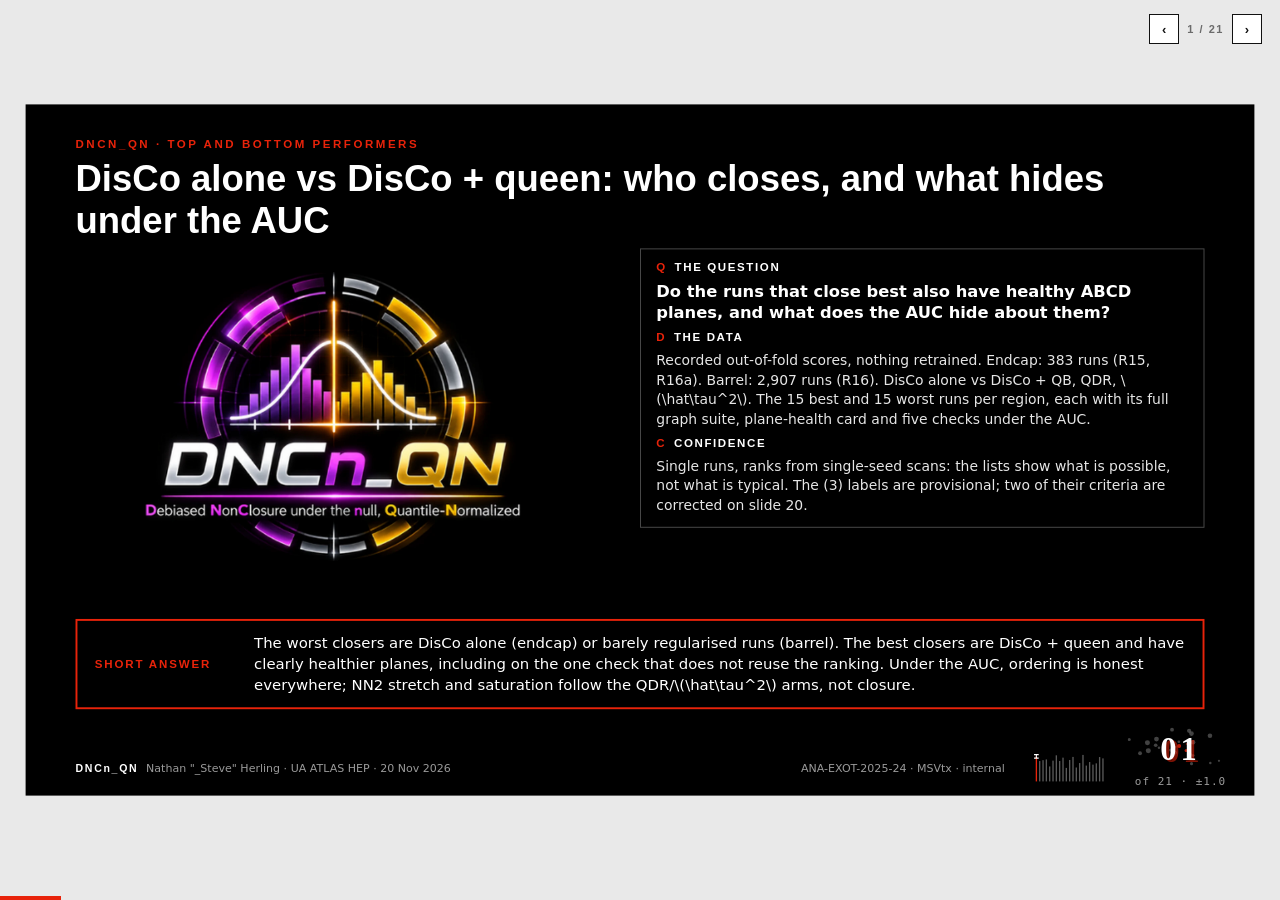
<file: source/03_qn_performers/deck.src.html>
<!DOCTYPE html>
<html lang="en">
<head>
<meta charset="utf-8">
<meta name="viewport" content="width=device-width, initial-scale=1">
<title>DisCo alone vs DisCo + queen: top and bottom performers</title>
<meta name="description" content="Top and bottom 15 runs per region, DisCo alone vs DisCo + queen: who closes, plane health, what sits under the AUC, and what it costs.">
<!-- BUILD:HEAD  (tools/build_html_deck.py inlines the fonts and pre-renders the math here; the built file needs no network) -->
<script>window.MathJax={tex:{inlineMath:[["\\(","\\)"]],displayMath:[["\\[","\\]"]]},svg:{fontCache:"global"}};</script>
<style>
  :root{--accent:#e8230a;--ink:#111;--mute:#6b6b6b;--line:#d6d6d6;--soft:#f4f4f4;
        --g-disco:#2a78d6;--g-qb:#eb6834;--g-qdr:#1baf7a;--g-tau:#2b2b2b}
  *{box-sizing:border-box}
  html,body{margin:0;height:100%;background:#e9e9e9}
  body{overflow:hidden;font:14px/1.35 Inter,system-ui,sans-serif;color:var(--ink)}

  /* ---------- deck engine (same as decks 01 and 02) ---------- */
  .stage{position:fixed;inset:0;display:flex;align-items:center;justify-content:center}
  .deck{width:1280px;height:720px;position:relative;flex:none;transform-origin:center center}
  .slide{position:absolute;inset:0;width:1280px;height:720px;background:#fff;overflow:hidden;display:none}
  .slide.active{display:block}
  .nav{position:fixed;right:18px;top:14px;display:flex;gap:8px;align-items:center;font:700 11px Orbitron,sans-serif;letter-spacing:.14em;color:var(--mute);z-index:5}
  .nav button{border:1.5px solid var(--ink);background:#fff;color:var(--ink);font:700 13px Orbitron,sans-serif;width:30px;height:30px;cursor:pointer}
  .nav button:hover{background:var(--ink);color:#fff}
  .prog{position:fixed;left:0;bottom:0;height:4px;background:var(--accent);transition:width .25s;z-index:5}
  body.render .nav,body.render .prog{display:none}

  /* ---------- shared slide parts ---------- */
  .kicker{font:700 12px Orbitron,sans-serif;letter-spacing:.22em;color:var(--accent)}
  .slide h1{font:900 30px/1.12 Orbitron,sans-serif;margin:8px 0 6px}
  .lede{color:var(--mute);font-size:15.5px;margin:0;max-width:1000px}
  .foot{position:absolute;left:52px;right:260px;bottom:20px;display:flex;justify-content:space-between;font-size:11.5px;color:var(--mute)}
  .pad{padding:38px 52px 0}
  .pgbadge{position:absolute;right:24px;bottom:6px;display:flex;align-items:flex-end;gap:8px;z-index:4;pointer-events:none}
  .pgbadge .pg-hist{width:91px;height:43px;display:block;margin-bottom:6px}
  .pgbadge .pg-num{width:108px;height:70px;display:block}
  .h3{font:700 11.5px Orbitron,sans-serif;letter-spacing:.14em;margin:0 0 6px}
  .h3 .a{color:var(--accent)}
  .take{border-left:4px solid var(--accent);padding:5px 0 5px 14px;font-size:15.5px;line-height:1.42}
  .take b{font:700 10.5px Orbitron,sans-serif;letter-spacing:.14em;color:var(--accent);display:block;margin-bottom:2px}
  .box{border:2px solid var(--ink);padding:10px 14px}
  .box.a{border-color:var(--accent)}
  .box.n{border-color:#9a9a9a;background:var(--soft)}
  .num{font-family:"Share Tech Mono",monospace}
  .gd{color:var(--g-disco)} .gb{color:var(--g-qb)} .gq{color:var(--g-qdr)} .gt{color:var(--g-tau)}
  .chip{display:inline-block;padding:0 6px;border-radius:2px;color:#fff;font:700 10px Orbitron,sans-serif;letter-spacing:.06em;line-height:17px}
  .c-d{background:var(--g-disco)} .c-b{background:var(--g-qb)} .c-q{background:var(--g-qdr)} .c-t{background:var(--g-tau)}
  .chip.c-t{font:600 11px Inter,sans-serif;letter-spacing:0}
  table.t{border-collapse:collapse;width:100%;font-size:13px}
  table.t th{font:700 10px Orbitron,sans-serif;letter-spacing:.1em;text-align:left;color:var(--mute);border-bottom:2px solid var(--ink);padding:4px 6px}
  table.t td{border-bottom:1px solid var(--line);padding:4px 6px;vertical-align:middle}
  table.t td.r,table.t th.r{text-align:right}
  table.t tr.hl td{background:#fdecea}
  .slot{border:1.5px dashed #9a9a9a;display:flex;align-items:center;justify-content:center;text-align:center;color:var(--mute);font-size:13px;padding:0 24px;background:#fafafa}
  .slot code{font-family:"Share Tech Mono",monospace;color:var(--ink);font-size:12px;word-break:break-all}
  .grid>div{min-width:0}
  .take strong{font-weight:700}
  figure{margin:0}
  figure img{display:block;width:100%;object-fit:contain;border:1px solid var(--line)}
  figcaption{font-size:12px;color:var(--mute);margin-top:4px}

  /* ---------- cover ---------- */
  .sc{background:#000;color:#e6e6e6}
  .sc .kicker{position:absolute;left:52px;top:34px}
  .sc h1{position:absolute;left:52px;top:56px;width:1150px;margin:0;font:900 38px/1.15 Orbitron,sans-serif;color:#fff}
  .sc .logo{position:absolute;left:40px;top:150px;width:560px;height:350px;object-fit:contain}
  .sc .meth{position:absolute;left:640px;top:150px;width:588px;border:1.5px solid #4a4a4a;padding:12px 16px;display:flex;flex-direction:column;gap:7px}
  .sc .meth h2{margin:0;font:700 12px Orbitron,sans-serif;letter-spacing:.14em;color:#fff}
  .sc .meth h2 span{color:var(--accent);margin-right:8px}
  .sc .meth p{margin:0;font-size:14.5px;line-height:1.42}
  .sc .meth .q{font-weight:600;font-size:17px;color:#fff;line-height:1.3}
  .sc .con{position:absolute;left:52px;right:52px;top:536px;border:2px solid var(--accent);padding:12px 18px;display:grid;grid-template-columns:150px 1fr;gap:16px;align-items:center}
  .sc .con b{font:700 12px Orbitron,sans-serif;letter-spacing:.16em;color:var(--accent)}
  .sc .con p{margin:0;font-size:15.5px;line-height:1.42;color:#fff}
  .sc .foot{color:#9a9a9a}
  .sc .foot b{font:700 11px Orbitron,sans-serif;letter-spacing:.16em;color:#fff;margin-right:8px}

  /* ---------- 2: the test, two ranking metrics ---------- */
  .s2 .grid{display:grid;grid-template-columns:740px 1fr;gap:26px;margin-top:12px}
  .s2 .shared{border:1.5px solid #9a9a9a;background:var(--soft);padding:8px 14px}
  .s2 .shared p{margin:0;font-size:13px;line-height:1.45}
  .s2 .shared .eq{font-size:14.5px;margin:3px 0 3px}
  .s2 .arrow{text-align:center;font:700 10.5px Orbitron,sans-serif;letter-spacing:.14em;color:var(--mute);margin:6px 0}
  .s2 .two{display:grid;grid-template-columns:1fr 1fr;gap:16px}
  .s2 .m{border:2.5px solid var(--ink);padding:8px 12px}
  .s2 .m.r1{border-color:var(--accent)}
  .s2 .m .tag{font:900 26px Orbitron,sans-serif;line-height:1}
  .s2 .m.r1 .tag{color:var(--accent)}
  .s2 .m .nm{font:700 10.5px Orbitron,sans-serif;letter-spacing:.14em;color:var(--mute);margin-left:8px}
  .s2 .m .eq{font-size:15px;margin:4px 0 4px;text-align:center}
  .s2 .m dl{display:grid;grid-template-columns:70px 1fr;gap:3px 8px;margin:0;font-size:12.5px;line-height:1.35}
  .s2 .m dt{font:700 9.5px Orbitron,sans-serif;letter-spacing:.1em;color:var(--mute);padding-top:2px}
  .s2 .m dd{margin:0}
  .s2 .m dd.ask{font-weight:700;font-size:14px;line-height:1.3;color:var(--accent)}
  .s2 .m.r2 dd.ask{color:#5b3cc4}
  .s2 .m.r2 .tag{color:#5b3cc4}
  .s2 .gate{font-size:13px;line-height:1.45;margin-top:10px;border-top:1px solid var(--line);padding-top:6px}
  .s2 .gate b{font:700 10.5px Orbitron,sans-serif;letter-spacing:.12em;color:var(--accent);margin-right:6px}
  .s2 table.t{font-size:12px}
  .s2 table.t td{padding:3px 5px;white-space:nowrap}
  .s2 .note{font-size:12px;color:var(--mute);margin:6px 0 0;line-height:1.4}
  .s2 .take{font-size:13.5px}

  /* ---------- 3: one ranking ---------- */
  .s3 .grid{display:grid;grid-template-columns:1fr 360px;gap:30px;margin-top:10px}
  .s3 .stat{display:grid;grid-template-columns:1fr 1fr;gap:12px;margin-bottom:14px}
  .s3 .stat div{border:2px solid var(--ink);padding:8px 12px}
  .s3 .stat b{display:block;font:700 10.5px Orbitron,sans-serif;letter-spacing:.14em;margin-bottom:3px}
  .s3 .stat .big{font:900 30px Orbitron,sans-serif}
  .s3 .stat p{margin:2px 0 0;font-size:12.5px;color:var(--mute)}
  .s3 .defs{display:grid;grid-template-columns:auto 1fr;gap:22px;align-items:center;border:2px solid var(--accent);padding:6px 14px;margin-top:10px}
  .s3 .defs .eq{font-size:15px;white-space:nowrap}
  .s3 .defs p{margin:0;font-size:12.5px;line-height:1.42;color:#333}
  .s3 .defs .h3{margin:0 0 2px}

  /* ---------- 3c: reading R1 and R2 ---------- */
  .s3c .grid{display:grid;grid-template-columns:820px 1fr;gap:22px;margin-top:10px}
  .s3c figure img{border:0}
  .s3c .take{font-size:12.6px;line-height:1.4;margin-top:0;margin-bottom:10px}
  /* ---------- 3b: R1 spread ---------- */
  .s3b .grid{display:grid;grid-template-columns:740px 1fr;gap:28px;margin-top:12px}
  .s3b svg.r1strip{display:block}
  .s3b table.t{font-size:12.5px}
  .s3b table.t td{padding:4px 5px}
  .s3b table.t th{padding:4px 5px}
  .s3b .take{font-size:13.5px;line-height:1.42;margin-top:10px}
  .s3b tr.bt td{border-top:2px solid var(--ink)}

  /* ---------- 4: who lands where ---------- */
  .s4 .grid{display:grid;grid-template-columns:1fr 1fr;gap:34px;margin-top:14px}
  .bars{display:flex;flex-direction:column;gap:7px;margin:6px 0 10px}
  .bars .row{display:grid;grid-template-columns:78px 1fr;align-items:center;gap:8px;font:700 10.5px Orbitron,sans-serif;letter-spacing:.08em}
  .bars .bar{display:flex;height:26px}
  .bars .bar i{display:flex;align-items:center;justify-content:center;color:#fff;font:600 12px Inter,sans-serif;font-style:normal}
  .null{font-size:13px;line-height:1.45;border-top:1px solid var(--line);padding-top:7px}
  .null p{margin:0 0 4px}
  .legend{display:flex;gap:12px;font-size:12px;color:var(--mute);margin-top:2px}
  .legend span:before{content:"";display:inline-block;width:10px;height:10px;margin-right:5px;vertical-align:-1px;background:var(--c)}

  /* ---------- 5: same seed ---------- */
  .s5 .grid{display:grid;grid-template-columns:1fr 1fr;gap:30px;margin-top:12px}
  .dumb{position:relative;height:16px;background:linear-gradient(var(--line),var(--line)) 0 50%/100% 1px no-repeat}
  .dumb i{position:absolute;top:2px;width:12px;height:12px;border-radius:50%;margin-left:-6px}
  .dumb i.d{background:var(--g-disco)} .dumb i.q{border:2.5px solid var(--accent);background:#fff}
  .dumb s{position:absolute;top:7px;height:2px;background:#bbb}

  /* ---------- the runs: AUC and planes ---------- */
  .g22{display:grid;grid-template-columns:1fr 1fr;gap:10px 22px;margin-top:10px}
  .g32{display:grid;grid-template-columns:1fr 1fr 1fr;gap:10px 16px;margin-top:10px}
  .g25{display:grid;grid-template-columns:repeat(5,1fr);gap:8px 10px;margin-top:8px}
  .sr figure img{border:0}
  .sr figcaption{font-size:11.5px;line-height:1.35;color:#333;margin-top:2px}
  .g32 figcaption,.g25 figcaption{font-size:10.5px}
  .sr .chip{font-size:9px;line-height:14px;padding:0 4px}
  .sr .chip.c-t{font-size:10px}
  .readc{border-left:4px solid var(--accent);padding:4px 0 4px 12px;align-self:center}
  .readc p{margin:0 0 6px;font-size:14px;line-height:1.5}
  .readc.sm{align-self:center}
  .g4{display:grid;grid-template-columns:repeat(4,1fr);gap:4px 26px;margin:8px 40px 0}
  .g5{display:grid;grid-template-columns:repeat(5,1fr);gap:4px 14px;margin-top:8px}
  .plread{font-size:12.5px;color:#333;margin:6px 0 0;line-height:1.45;max-width:1080px}
  .plread b{font:700 10.5px Orbitron,sans-serif;letter-spacing:.12em;color:var(--accent);margin-right:6px}
  .pl figure img{width:100%}
  .readc .tn{font-size:13px;line-height:1.5;color:#333}
  .armlab{display:block;margin-top:4px;padding-top:3px;border-top:1px solid var(--line);font-size:10.8px;line-height:1.35;color:#444}
  .armlab b{color:var(--ink)}
  .armkey{font-size:12px;color:#333;margin:8px 0 0;line-height:1.45;max-width:1080px}
  .armkey b{font:700 10.5px Orbitron,sans-serif;letter-spacing:.12em;color:var(--accent);margin-right:6px}

  .sr .slot.big{height:300px;margin-bottom:10px}
  .sr .slot.small{height:190px}
  .sr .slot.planes{height:462px;margin-top:12px}
  .sr table.t td{padding:5px 6px}
  .sr tr.bt td{border-top:2px solid var(--ink)}
  .sr .tn{font-size:12px;color:var(--mute);margin:8px 0 0}
  /* ---------- 6: health ---------- */
  .s6 .grid{display:grid;grid-template-columns:1fr 450px;gap:26px;margin-top:10px}
  .s6 .fl{display:grid;grid-template-columns:1fr 1fr;gap:12px;margin-bottom:10px}
  .s6 .fl div{border:2px solid var(--ink);padding:7px 12px}
  .s6 .fl b{font:700 10.5px Orbitron,sans-serif;letter-spacing:.14em}
  .s6 .fl .big{font:900 24px Orbitron,sans-serif;display:block;margin-top:2px}
  .tagc{font:700 9.5px Orbitron,sans-serif;letter-spacing:.08em;padding:1px 5px;border:1.2px solid;white-space:nowrap}
  .tagc.c{color:#9a9a9a;border-color:#bbb} .tagc.i{color:var(--accent);border-color:var(--accent)} .tagc.s{color:#555;border-color:#555}

  /* ---------- 7 & 8: under the AUC ---------- */
  .s7 .grid{display:grid;grid-template-columns:600px 1fr;gap:26px;margin-top:10px}
  .s7 .slots{display:grid;grid-template-columns:1fr 1fr;gap:8px 12px}
  .s7 .slots img{border:0}
  .s7 figcaption{font-size:10.5px;color:#333}
  .s7 .chip{font-size:9px;line-height:14px;padding:0 4px}
  .s8 .grid{display:grid;grid-template-columns:1fr 1fr;gap:30px;margin-top:12px}

  /* ---------- 9: price ---------- */
  .s9 .grid{display:grid;grid-template-columns:1fr 1fr;gap:34px;margin-top:14px}
  .vb{display:grid;grid-template-columns:130px 1fr 78px;gap:10px;align-items:center;margin:9px 0;font-size:15px}
  .vb .tr{height:34px;background:var(--soft);position:relative}
  .s9 .grid p{font-size:15.5px!important}
  .s9 .sub{font:700 10.5px Orbitron,sans-serif;letter-spacing:.12em;color:var(--mute);margin:16px 0 2px}
  .vb .tr i{position:absolute;left:0;top:0;bottom:0}
  .vb .tr .gate{position:absolute;top:-4px;bottom:-4px;border-left:2px dashed var(--accent)}

  /* ---------- 10: fragility and corrections ---------- */
  .s10 .grid{display:grid;grid-template-columns:1fr 1fr;gap:28px;margin-top:12px}
  .s10 .grid{margin-top:22px}
  .s10 .box{padding:16px 20px}
  .s10 p{margin:0 0 12px;font-size:16px;line-height:1.5}
  .s10 .h3{font-size:13px;margin-bottom:12px}

  /* ---------- 11: next ---------- */
  .s11 .grid{display:grid;grid-template-columns:1fr 1fr 1fr;gap:20px;margin-top:22px}
  .s11 .box h3{margin:0 0 6px;font:700 12px Orbitron,sans-serif;letter-spacing:.14em}
  .s11 .box.a h3{color:var(--accent)}
  .s11 .box{padding:16px 18px;min-height:300px}
  .s11 .box h3{font-size:13px!important;margin-bottom:10px!important}
  .s11 ul{margin:0;padding-left:18px;font-size:16.5px;line-height:1.5}
  .s11 li{margin:8px 0}
</style>
</head>
<body>
<div class="stage"><div class="deck" id="deck">

<!-- ================= 1 COVER ================= -->
<section class="slide sc">
  <div class="kicker">DNCN_QN · TOP AND BOTTOM PERFORMERS</div>
  <h1>DisCo alone vs DisCo + queen: who closes, and what hides under the AUC</h1>
  <img class="logo" src="assets/dncn_qn_logo.webp" alt="DNCn_QN">
  <div class="meth">
    <h2><span>Q</span>THE QUESTION</h2>
    <p class="q">Do the runs that close best also have healthy ABCD planes, and what does the AUC hide about them?</p>
    <h2><span>D</span>THE DATA</h2>
    <p>Recorded out-of-fold scores, nothing retrained. Endcap: 383 runs (R15, R16a). Barrel: 2,907 runs (R16). DisCo alone vs DisCo + QB, QDR, \(\hat\tau^2\). The 15 best and 15 worst runs per region, each with its full graph suite, plane-health card and five checks under the AUC.</p>
    <h2><span>C</span>CONFIDENCE</h2>
    <p>Single runs, ranks from single-seed scans: the lists show what is possible, not what is typical. The (3) labels are provisional; two of their criteria are corrected on slide 20.</p>
  </div>
  <div class="con"><b>SHORT ANSWER</b><p>The worst closers are DisCo alone (endcap) or barely regularised runs (barrel). The best closers are DisCo + queen and have clearly healthier planes, including on the one check that does not reuse the ranking. Under the AUC, ordering is honest everywhere; NN2 stretch and saturation follow the QDR/\(\hat\tau^2\) arms, not closure.</p></div>
  <div class="foot"><span><b>DNCn_QN</b>Nathan "_Steve" Herling · UA ATLAS HEP · 20 Nov 2026</span><span>ANA-EXOT-2025-24 · MSVtx · internal</span></div>
</section>

<!-- ================= 2 THE TEST ================= -->
<section class="slide s2"><div class="pad">
  <div class="kicker">THE TEST · TWO RANKING METRICS</div>
  <h1>Two ways to rank closure: R1 in percent, R2 in errors</h1>
  <p class="lede">Same grader, same cut pairs, same gated runs. The two metrics differ only in how the miss in region A is scaled.</p>
  <div class="grid">
    <div>
      <div class="shared">
        <div class="h3"><span class="a">SHARED</span> · ONE GRADER, <span class="num">r16_map.grade()</span> (13 NOV DECK) · \(q\) GRID \([0.3,0.8]^2\), STEP 0.05</div>
        <div class="eq">\(\widehat N_A=\dfrac{N_B N_C}{N_D},\quad nc_k=1-\dfrac{\widehat N_{A,k}}{N_{A,k}},\quad \mathrm{pull}_k=\dfrac{N_{A,k}-\widehat N_{A,k}}{\sqrt{N_{A,k}+\sigma_k^2}},\quad \sigma=\widehat N_A\sqrt{\tfrac{1}{N_B}+\tfrac{1}{N_C}+\tfrac{1}{N_D}}\)</div>
        <p>A cut pair \(k\) counts if \(N_A\ge 20\), \(N_{B,C,D}\ge 10\); \(K\) = how many count. Out-of-fold logits, trained events, background only.</p>
      </div>
      <div class="arrow">▼ THE SAME \(K\) CUT PAIRS, AVERAGED TWO WAYS ▼</div>
      <div class="two">
        <div class="m r1"><span class="tag">R1</span><span class="nm">BAND BIAS</span>
          <div class="eq">\(R_1=\Big|\dfrac{1}{K}\sum_k 100\,nc_k\Big|\)</div>
          <dl><dt>ASKS</dt><dd class="ask">How far off is \(\widehat N_A\), as a fraction <span style="white-space:nowrap">of \(N_A\)?</span></dd>
              <dt>UNIT</dt><dd>% of \(N_A\), independent of event count</dd>
              <dt>RANK</dt><dd>top 15 = smallest, bottom 15 = largest</dd>
              <dt>BLIND TO</dt><dd>misses of opposite sign that cancel (slide 5)</dd></dl></div>
        <div class="m r2"><span class="tag">R2</span><span class="nm">MEAN PULL</span>
          <div class="eq">\(R_2=\Big|\dfrac{1}{K}\sum_k \mathrm{pull}_k\Big|\)</div>
          <dl><dt>ASKS</dt><dd class="ask">Is the miss bigger than counting noise?</dd>
              <dt>UNIT</dt><dd>standard errors; a fixed % miss grows as \(\sqrt{N_A}\)</dd>
              <dt>RANK</dt><dd>top 15 = smallest, bottom 15 = largest</dd>
              <dt>BLIND TO</dt><dd>the same cancellation; a large \(\sigma\) flatters it</dd></dl></div>
      </div>
      <div class="gate"><b>WHO GETS RANKED</b>Arms R (DisCo alone), QB, QBd, QDR, D (\(\hat\tau^2\)), all \(\alpha&gt;0\); BCE only and queen alone are out. AUC gate (r16_map's pick rule): \(\Delta\mathrm{AUC1}\le 0.025\), \(\Delta\mathrm{AUC2}\le 0.050\) against the region's BCE-only mean. \(N=15\) per list.</div>
    </div>
    <div>
      <table class="t">
        <thead><tr><th></th><th class="r">ENDCAP</th><th class="r">BARREL</th></tr></thead>
        <tbody>
                    <tr><td>score files</td><td class="r num">383</td><td class="r num">2,907</td></tr>
          <tr><td>bkg events per run</td><td class="r num">34,970</td><td class="r num">1,089</td></tr>
          <tr><td>BCE-only AUC1 / AUC2</td><td class="r num">0.8793 / 0.9912</td><td class="r num">0.9076 / 0.9629</td></tr>
          <tr><td>pool (\(\alpha&gt;0\))</td><td class="r num">329</td><td class="r num">1,968</td></tr>
          <tr><td>pass the AUC gate</td><td class="r num">329</td><td class="r num">1,088</td></tr>
          <tr><td><span class="chip c-d">DISCO</span> alone, gated</td><td class="r num">42</td><td class="r num">69</td></tr>
          <tr><td><span class="chip c-b">+QB</span> / QBd, gated</td><td class="r num">20 / –</td><td class="r num">104 / 8</td></tr>
          <tr><td><span class="chip c-q">+QDR</span>, gated</td><td class="r num">247</td><td class="r num">599</td></tr>
          <tr><td><span class="chip c-t">+\(\hat\tau^2\)</span>, gated</td><td class="r num">20</td><td class="r num">308</td></tr>
          <tr><td>health-card reference</td><td class="r">DisCo α 8</td><td class="r">DisCo α 2</td></tr>
        </tbody>
      </table>
      <p class="note">Blocks: endcap r15_opt, _confirm, _verify, _dr*, R16a; barrel r16_pilot, _mirror, _slices, _random, _confirm. Health-card references from r15_confirm / r16_confirm. Unbalanced pool: DisCo alone is 13 % of gated endcap runs, 6 % of barrel (slide 6).</p>
      <div class="take" style="margin-top:12px"><b>WHY TWO</b>If R1 and R2 agree, the lists don't depend on how the miss is scaled. If they disagree, some runs close in % but not within errors, or the reverse. <strong>Expect agreement:</strong> within a region every run has the same background events, so \(R_2\) is close to \(R_1\) times a near-constant. Slide 3 tests it.</div>
      
    </div>
  </div>
  </div>
  <div class="foot"><span>Nathan "_Steve" Herling · UA ATLAS HEP · Nov 2026</span><span>qp_select.py on the 16 Nov run · data/selection_meta.json</span></div>
</section>

<!-- ================= 3 ONE RANKING ================= -->
<section class="slide s3"><div class="pad">
  <div class="kicker">FINDING 1 · THE PAIRS COLLAPSE</div>
  <h1>R1 and R2 are the same ranking</h1>
  <p class="lede">|bias| and |pull mean| on the same grid move together, so the planned pairs of lists add nothing.</p>
  <div class="defs">
    <div><div class="h3"><span class="a">R1 · R2</span> · DEFINED</div>
      <div class="eq">\(R_1=\Big|\dfrac{1}{K}\sum_{k} 100\,\dfrac{\mathrm{miss}_k}{N_{A,k}}\Big|,\quad R_2=\Big|\dfrac{1}{K}\sum_{k}\dfrac{\mathrm{miss}_k}{\sqrt{N_{A,k}+\sigma_k^2}}\Big|\)</div></div>
    <p>\(\mathrm{miss}_k=N_{A,k}-\widehat N_{A,k}\), with \(\widehat N_A=N_BN_C/N_D\): how far the ABCD prediction is from the true background count in A at cut pair \(k\). <b>R1</b> divides it by \(N_A\): \(nc_k=\mathrm{miss}_k/N_{A,k}\), the band bias in %. <b>R2</b> divides it by its error: \(\mathrm{pull}_k=\mathrm{miss}_k/\sqrt{N_{A,k}+\sigma_k^2}\). \(k\) runs over the \(K\) cut pairs on the \(q\) grid with \(N_A\ge20\), \(N_{B,C,D}\ge10\) (slide 2); both take the absolute value <i>after</i> averaging (slide 5).</p>
  </div>
  <div class="grid">
    <div>
    <figure><img src="assets/endcap_S1_r1_vs_r2.png" alt="Endcap: R1 against R2 for every gated run, and rank against rank" style="height:196px"></figure>
    <figure style="margin-top:6px"><img src="assets/barrel_S1_r1_vs_r2.png" alt="Barrel: R1 against R2 for every gated run, and rank against rank" style="height:196px">
      <figcaption>Top: endcap, 329 gated runs. Bottom: barrel, 1,088. Left of each: R1 against R2 (log axes, colour = group, black = top 15); right: rank against rank.</figcaption></figure>
    </div>
    <div>
      <div class="stat">
        <div><b>ENDCAP</b><span class="big num">0.997</span><p>rank correlation, 329 runs</p></div>
        <div><b>BARREL</b><span class="big num">0.999</span><p>rank correlation, 1,088 runs</p></div>
        <div><b>TOP 15 SHARED</b><span class="big num">14 · 15</span><p>endcap · barrel</p></div>
        <div><b>BOTTOM 15 SHARED</b><span class="big num">14 · 13</span><p>endcap · barrel</p></div>
      </div>
      <div class="take"><b>SO</b>Every number from here on uses the R1 lists. For a second list that can disagree, R2 has to measure something else: the full-background spectrum \(|z_{11}|\) or the tail %|nc| are the candidates (slide 16).</div>
    </div>
  </div>
  </div>
  <div class="foot"><span>Nathan "_Steve" Herling · UA ATLAS HEP · Nov 2026</span><span>qp_manifest.py · rank_spearman, in_both</span></div>
</section>

<!-- ================= 3c READING R1 AND R2 ================= -->
<section class="slide s3c"><div class="pad">
  <div class="kicker">READING THE METRICS · WHAT LOW AND HIGH LOOK LIKE</div>
  <h1>What a low and a high R1 and R2 look like</h1>
  <p class="lede">Each box is one run's 121 cut pairs on the ranking grid. R1 and R2 are the absolute value of the red diamond (the mean), printed above each box.</p>
  <div class="grid">
    <figure><img src="assets/r1r2_boxes.png" alt="Per-cut-pair 100 nc and pull for the top 4 and bottom 5 runs, endcap and barrel"></figure>
    <div>
      <div class="take"><b>LOW vs HIGH</b><strong>Low (T1–T4):</strong> the box straddles 0, so the prediction is too high at some cut pairs and too low at others. <strong>High (B1–B5):</strong> the box sits well above 0, so the prediction is too low almost everywhere. In the barrel bottom 5, every cut pair is positive. For R2, low means inside the grey ±1 band (within counting noise); high means well above it.</div>
      <div class="take"><b>WHAT A LOW R1 HIDES</b>A low R1 is a small <i>average</i>, not a small miss at every cut. Endcap T1 has R1 0.22 %, but its middle half of cut pairs runs -4.7 to +4.0 % and its mean |nc| is 5.1 %, about double T2–T4 (1.9–2.8 %). Barrel T1: R1 1.88 %, middle half -12.6 to +7.4 %, mean |nc| 11.0 %. <strong>In both regions, #1 is the run that cancels most.</strong> The pipeline now ranks on mean |nc| too (R3, slide 21).</div>
      <div class="take"><b>ACROSS REGIONS</b>Compare R1, not R2. The barrel has 32× fewer background events, so its errors are larger: barrel B1 misses by more than endcap B1 (48.9 vs 19.4 %) but has the smaller pull (5.5 vs 11.5).</div>
    </div>
  </div>
  </div>
  <div class="foot"><span>Nathan "_Steve" Herling · UA ATLAS HEP · Nov 2026</span><span>qp_r1r2_boxes.py: recomputed from the out-of-fold scores; reproduces r16_map's bias and pull for all 18 runs</span></div>
</section>

<!-- ================= 3b R1 SPREAD ================= -->
<section class="slide s3b"><div class="pad">
  <div class="kicker">FINDING 1B · HOW FAR APART</div>
  <h1>Top and bottom by R1: how far apart, and what R1 hides</h1>
  <p class="lede">All 30 runs of each region's two lists on one log axis. Ringed = graphed on slides 8–15; the rest are never shown on their own.</p>
  <div class="grid">
    <div>
<!-- R1STRIP:BEGIN  (generated by r1_spread_fig.py from numbers.json; do not edit by hand) -->
<svg class="r1strip" viewBox="0 0 740 502" width="740" height="502" xmlns="http://www.w3.org/2000/svg" role="img" aria-label="R1 of the top 15 and bottom 15 runs per region on a shared log axis">
<g transform="translate(0,0)">
<text x="0" y="14" font-family="Orbitron" font-weight="700" font-size="11.5" letter-spacing="1.6" fill="#111111"><tspan fill="#e8230a">ENDCAP</tspan> · 329 GATED RUNS · R1 OF THE TOP 15 AND BOTTOM 15</text>
<line x1="104.0" y1="24" x2="104.0" y2="200" stroke="#e6e6e6" stroke-width="1"/>
<line x1="310.7" y1="24" x2="310.7" y2="200" stroke="#e6e6e6" stroke-width="1"/>
<line x1="517.3" y1="24" x2="517.3" y2="200" stroke="#e6e6e6" stroke-width="1"/>
<line x1="724.0" y1="24" x2="724.0" y2="200" stroke="#e6e6e6" stroke-width="1"/>
<line x1="104" y1="200" x2="724" y2="200" stroke="#111111" stroke-width="1"/>
<line x1="104.0" y1="200" x2="104.0" y2="204" stroke="#111111" stroke-width="1"/><text x="104.0" y="216" text-anchor="middle" font-family="Share Tech Mono, monospace" font-size="11" fill="#6b6b6b">0.1</text>
<line x1="202.6" y1="200" x2="202.6" y2="204" stroke="#111111" stroke-width="1"/><text x="202.6" y="216" text-anchor="middle" font-family="Share Tech Mono, monospace" font-size="11" fill="#6b6b6b">0.3</text>
<line x1="310.7" y1="200" x2="310.7" y2="204" stroke="#111111" stroke-width="1"/><text x="310.7" y="216" text-anchor="middle" font-family="Share Tech Mono, monospace" font-size="11" fill="#6b6b6b">1</text>
<line x1="409.3" y1="200" x2="409.3" y2="204" stroke="#111111" stroke-width="1"/><text x="409.3" y="216" text-anchor="middle" font-family="Share Tech Mono, monospace" font-size="11" fill="#6b6b6b">3</text>
<line x1="517.3" y1="200" x2="517.3" y2="204" stroke="#111111" stroke-width="1"/><text x="517.3" y="216" text-anchor="middle" font-family="Share Tech Mono, monospace" font-size="11" fill="#6b6b6b">10</text>
<line x1="615.9" y1="200" x2="615.9" y2="204" stroke="#111111" stroke-width="1"/><text x="615.9" y="216" text-anchor="middle" font-family="Share Tech Mono, monospace" font-size="11" fill="#6b6b6b">30</text>
<line x1="724.0" y1="200" x2="724.0" y2="204" stroke="#111111" stroke-width="1"/><text x="724.0" y="216" text-anchor="middle" font-family="Share Tech Mono, monospace" font-size="11" fill="#6b6b6b">100</text>
<text x="724" y="230" text-anchor="end" font-family="Inter, sans-serif" font-size="11" fill="#6b6b6b">R1 = |band bias|, % (log scale)</text>
<text x="0" y="64" font-family="Orbitron" font-weight="700" font-size="10.5" letter-spacing="1" fill="#111111">TOP 15</text><text x="0" y="80" font-family="Share Tech Mono, monospace" font-size="11" fill="#6b6b6b">median 0.79</text>
<line x1="175.6" y1="66" x2="318.3" y2="66" stroke="#a8a8a8" stroke-width="2"/>
<line x1="290.0" y1="50" x2="290.0" y2="82" stroke="#111111" stroke-width="2"/>
<g><title>T1 · +QB α 8 β 0.1 · r15_confirm s3004 · R1 0.22 % (bias +0.22) · 3 FLAG</title><circle cx="175.6" cy="66.0" r="8.0" fill="none" stroke="#e8230a" stroke-width="1.6"/><rect x="171.5" y="61.9" width="8.3" height="8.3" rx="1.2" fill="#eb6834" stroke="#ffffff" stroke-width="1.6"/></g>
<g><title>T2 · +τ̂² α 8 β 10 · r15_dr2048 s3102 · R1 0.43 % (bias +0.43) · 6 FLAG</title><circle cx="234.5" cy="66.0" r="8.0" fill="none" stroke="#e8230a" stroke-width="1.6"/><path d="M234.5,60.0L240.2,70.2L228.9,70.2Z" fill="#2b2b2b" stroke="#ffffff" stroke-width="1.6"/></g>
<g><title>T3 · +QDR α 3.09 β 0.0477 · r15_opt s5183 · R1 0.51 % (bias +0.51) · 6 FLAG</title><circle cx="249.8" cy="66.0" r="8.0" fill="none" stroke="#e8230a" stroke-width="1.6"/><path d="M249.8,60.2L255.5,66.0L249.8,71.8L244.0,66.0Z" fill="#1baf7a" stroke="#ffffff" stroke-width="1.6"/></g>
<g><title>T4 · +QDR α 7.99 β 0.0527 · r15_opt s5300 · R1 0.53 % (bias +0.53) · 5 FLAG</title><circle cx="253.3" cy="59.5" r="8.0" fill="none" stroke="#e8230a" stroke-width="1.6"/><path d="M253.3,53.8L259.1,59.5L253.3,65.2L247.6,59.5Z" fill="#1baf7a" stroke="#ffffff" stroke-width="1.6"/></g>
<g><title>T5 · +QB α 18.502 β 0.078869 · r15_verify s6002 · R1 0.63 % (bias +0.63) · 3 FLAG</title><rect x="265.6" y="61.9" width="8.3" height="8.3" rx="1.2" fill="#eb6834" stroke="#ffffff" stroke-width="1.6"/></g>
<g><title>T6 · +QDR α 15.1 β 0.0565 · r15_opt s5542 · R1 0.76 % (bias +0.76) · 6 FLAG</title><path d="M286.1,60.2L291.8,66.0L286.1,71.8L280.3,66.0Z" fill="#1baf7a" stroke="#ffffff" stroke-width="1.6"/></g>
<g><title>T7 · +QDR α 4.05 β 0.0506 · r15_opt s5182 · R1 0.77 % (bias +0.77) · 3 FLAG</title><path d="M287.3,53.8L293.0,59.5L287.3,65.2L281.5,59.5Z" fill="#1baf7a" stroke="#ffffff" stroke-width="1.6"/></g>
<g><title>T8 · +QDR α 6.18 β 0.0961 · r15_opt s5378 · R1 0.79 % (bias +0.79) · 5 FLAG</title><path d="M290.0,66.8L295.8,72.5L290.0,78.2L284.3,72.5Z" fill="#1baf7a" stroke="#ffffff" stroke-width="1.6"/></g>
<g><title>T9 · +QB α 18.502 β 0.078869 · r15_verify s6003 · R1 0.87 % (bias +0.87) · 3 FLAG</title><rect x="294.5" y="61.9" width="8.3" height="8.3" rx="1.2" fill="#eb6834" stroke="#ffffff" stroke-width="1.6"/></g>
<g><title>T10 · +QDR α 19.3 β 0.0594 · r15_opt s5277 · R1 0.90 % (bias +0.90) · 3 FLAG</title><path d="M300.7,53.8L306.5,59.5L300.7,65.2L295.0,59.5Z" fill="#1baf7a" stroke="#ffffff" stroke-width="1.6"/></g>
<g><title>T11 · +QDR α 5.03 β 0.0735 · r15_opt s5313 · R1 0.97 % (bias +0.97) · 6 FLAG</title><path d="M308.1,66.8L313.9,72.5L308.1,78.2L302.4,72.5Z" fill="#1baf7a" stroke="#ffffff" stroke-width="1.6"/></g>
<g><title>T12 · +QDR α 6.73 β 0.00429 · r15_opt s5177 · R1 0.99 % (bias +0.99) · 5 FLAG</title><path d="M309.4,60.2L315.2,66.0L309.4,71.8L303.7,66.0Z" fill="#1baf7a" stroke="#ffffff" stroke-width="1.6"/></g>
<g><title>T13 · +QDR α 33.5 β 0.0589 · r15_opt s5288 · R1 1.02 % (bias +1.02) · 5 FLAG</title><path d="M312.5,53.8L318.3,59.5L312.5,65.2L306.8,59.5Z" fill="#1baf7a" stroke="#ffffff" stroke-width="1.6"/></g>
<g><title>T14 · +QDR α 5.25 β 0.055 · r15_opt s5037 · R1 1.03 % (bias +1.03) · 3 FLAG</title><path d="M313.3,47.2L319.1,53.0L313.3,58.8L307.6,53.0Z" fill="#1baf7a" stroke="#ffffff" stroke-width="1.6"/></g>
<g><title>T15 · +QDR α 5.26 β 0.0639 · r15_opt s5151 · R1 1.09 % (bias +1.09) · 4 FLAG</title><path d="M318.3,66.8L324.1,72.5L318.3,78.2L312.6,72.5Z" fill="#1baf7a" stroke="#ffffff" stroke-width="1.6"/></g>
<text x="0" y="150" font-family="Orbitron" font-weight="700" font-size="10.5" letter-spacing="1" fill="#111111">BOTTOM 15</text><text x="0" y="166" font-family="Share Tech Mono, monospace" font-size="11" fill="#6b6b6b">median 7.47</text>
<line x1="477.2" y1="152" x2="576.7" y2="152" stroke="#a8a8a8" stroke-width="2"/>
<line x1="491.2" y1="136" x2="491.2" y2="168" stroke="#111111" stroke-width="2"/>
<g><title>B1 · +QDR α 22.9 β 0.0531 · r15_opt s5563 · R1 19.38 % (bias +19.38) · 12 FLAG</title><circle cx="576.7" cy="152.0" r="8.0" fill="none" stroke="#e8230a" stroke-width="1.6"/><path d="M576.7,146.2L582.5,152.0L576.7,157.8L571.0,152.0Z" fill="#1baf7a" stroke="#ffffff" stroke-width="1.6"/></g>
<g><title>B2 · +τ̂² α 8 β 10 · r15_dr2048 s3103 · R1 10.96 % (bias +10.96) · 12 FLAG</title><circle cx="525.6" cy="139.0" r="8.0" fill="none" stroke="#e8230a" stroke-width="1.6"/><path d="M525.6,133.0L531.3,143.2L519.9,143.2Z" fill="#2b2b2b" stroke="#ffffff" stroke-width="1.6"/></g>
<g><title>B3 · DisCo alone α 27.2 β 0 · r15_opt s5030 · R1 10.79 % (bias +10.79) · 10 FLAG</title><circle cx="524.2" cy="158.5" r="8.0" fill="none" stroke="#e8230a" stroke-width="1.6"/><circle cx="524.2" cy="158.5" r="4.6" fill="#2a78d6" stroke="#ffffff" stroke-width="1.6"/></g>
<g><title>B4 · +QDR α 9.6 β 0.0823 · r15_opt s5050 · R1 10.74 % (bias +10.74) · 12 FLAG</title><circle cx="523.8" cy="145.5" r="8.0" fill="none" stroke="#e8230a" stroke-width="1.6"/><path d="M523.8,139.8L529.5,145.5L523.8,151.2L518.0,145.5Z" fill="#1baf7a" stroke="#ffffff" stroke-width="1.6"/></g>
<g><title>B5 · +QDR α 17.1 β 0.1 · r15_opt s5093 · R1 10.73 % (bias +10.73) · 12 FLAG</title><circle cx="523.6" cy="152.0" r="8.0" fill="none" stroke="#e8230a" stroke-width="1.6"/><path d="M523.6,146.2L529.4,152.0L523.6,157.8L517.9,152.0Z" fill="#1baf7a" stroke="#ffffff" stroke-width="1.6"/></g>
<g><title>B6 · DisCo alone α 3.29 β 0 · r15_opt s5009 · R1 8.86 % (bias +8.86) · 12 FLAG</title><circle cx="506.4" cy="145.5" r="4.6" fill="#2a78d6" stroke="#ffffff" stroke-width="1.6"/></g>
<g><title>B7 · DisCo alone α 8 β 0 · r15_confirm s3001 · R1 8.80 % (bias +8.80) · 10 FLAG</title><circle cx="505.9" cy="152.0" r="4.6" fill="#2a78d6" stroke="#ffffff" stroke-width="1.6"/></g>
<g><title>B8 · DisCo alone α 8 β 0 · r15_confirm s3005 · R1 7.47 % (bias +7.47) · 10 FLAG</title><circle cx="491.2" cy="145.5" r="4.6" fill="#2a78d6" stroke="#ffffff" stroke-width="1.6"/></g>
<g><title>B9 · DisCo alone α 8 β 0 · r15_confirm s3006 · R1 7.40 % (bias +7.40) · 9 FLAG</title><circle cx="490.3" cy="152.0" r="4.6" fill="#2a78d6" stroke="#ffffff" stroke-width="1.6"/></g>
<g><title>B10 · DisCo alone α 8 β 0 · r16_alone s7003 · R1 6.96 % (bias +6.96) · 10 FLAG</title><circle cx="484.8" cy="132.5" r="4.6" fill="#2a78d6" stroke="#ffffff" stroke-width="1.6"/></g>
<g><title>B11 · DisCo alone α 8 β 0 · r16_alone s7006 · R1 6.90 % (bias +6.90) · 11 FLAG</title><circle cx="484.1" cy="165.0" r="4.6" fill="#2a78d6" stroke="#ffffff" stroke-width="1.6"/></g>
<g><title>B12 · DisCo alone α 8 β 0 · r15_dr2048 s3102 · R1 6.79 % (bias +6.79) · 10 FLAG</title><circle cx="482.6" cy="139.0" r="4.6" fill="#2a78d6" stroke="#ffffff" stroke-width="1.6"/></g>
<g><title>B13 · DisCo alone α 8 β 0 · r15_confirm s3003 · R1 6.73 % (bias +6.73) · 11 FLAG</title><circle cx="481.8" cy="158.5" r="4.6" fill="#2a78d6" stroke="#ffffff" stroke-width="1.6"/></g>
<g><title>B14 · +QDR α 4.06 β 0.052 · r15_opt s5257 · R1 6.60 % (bias +6.60) · 12 FLAG</title><path d="M480.1,139.8L485.8,145.5L480.1,151.2L474.3,145.5Z" fill="#1baf7a" stroke="#ffffff" stroke-width="1.6"/></g>
<g><title>B15 · DisCo alone α 8 β 0 · r15_confirm s3004 · R1 6.39 % (bias +6.39) · 10 FLAG</title><circle cx="477.2" cy="152.0" r="4.6" fill="#2a78d6" stroke="#ffffff" stroke-width="1.6"/></g>
<line x1="318.3" y1="66" x2="318.3" y2="109.0" stroke="#e8230a" stroke-width="1" stroke-dasharray="2 2"/><line x1="477.2" y1="109.0" x2="477.2" y2="152" stroke="#e8230a" stroke-width="1" stroke-dasharray="2 2"/><line x1="318.3" y1="109.0" x2="477.2" y2="109.0" stroke="#e8230a" stroke-width="1.6" stroke-dasharray="5 3"/><text x="397.7" y="104.0" text-anchor="middle" font-family="Share Tech Mono, monospace" font-size="11.5" fill="#e8230a" stroke="#ffffff" stroke-width="3" paint-order="stroke">gap 5.3 pts</text>
</g>
<g transform="translate(0,240)">
<text x="0" y="14" font-family="Orbitron" font-weight="700" font-size="11.5" letter-spacing="1.6" fill="#111111"><tspan fill="#e8230a">BARREL</tspan> · 1,088 GATED RUNS · R1 OF THE TOP 15 AND BOTTOM 15</text>
<line x1="104.0" y1="24" x2="104.0" y2="200" stroke="#e6e6e6" stroke-width="1"/>
<line x1="310.7" y1="24" x2="310.7" y2="200" stroke="#e6e6e6" stroke-width="1"/>
<line x1="517.3" y1="24" x2="517.3" y2="200" stroke="#e6e6e6" stroke-width="1"/>
<line x1="724.0" y1="24" x2="724.0" y2="200" stroke="#e6e6e6" stroke-width="1"/>
<line x1="104" y1="200" x2="724" y2="200" stroke="#111111" stroke-width="1"/>
<line x1="104.0" y1="200" x2="104.0" y2="204" stroke="#111111" stroke-width="1"/><text x="104.0" y="216" text-anchor="middle" font-family="Share Tech Mono, monospace" font-size="11" fill="#6b6b6b">0.1</text>
<line x1="202.6" y1="200" x2="202.6" y2="204" stroke="#111111" stroke-width="1"/><text x="202.6" y="216" text-anchor="middle" font-family="Share Tech Mono, monospace" font-size="11" fill="#6b6b6b">0.3</text>
<line x1="310.7" y1="200" x2="310.7" y2="204" stroke="#111111" stroke-width="1"/><text x="310.7" y="216" text-anchor="middle" font-family="Share Tech Mono, monospace" font-size="11" fill="#6b6b6b">1</text>
<line x1="409.3" y1="200" x2="409.3" y2="204" stroke="#111111" stroke-width="1"/><text x="409.3" y="216" text-anchor="middle" font-family="Share Tech Mono, monospace" font-size="11" fill="#6b6b6b">3</text>
<line x1="517.3" y1="200" x2="517.3" y2="204" stroke="#111111" stroke-width="1"/><text x="517.3" y="216" text-anchor="middle" font-family="Share Tech Mono, monospace" font-size="11" fill="#6b6b6b">10</text>
<line x1="615.9" y1="200" x2="615.9" y2="204" stroke="#111111" stroke-width="1"/><text x="615.9" y="216" text-anchor="middle" font-family="Share Tech Mono, monospace" font-size="11" fill="#6b6b6b">30</text>
<line x1="724.0" y1="200" x2="724.0" y2="204" stroke="#111111" stroke-width="1"/><text x="724.0" y="216" text-anchor="middle" font-family="Share Tech Mono, monospace" font-size="11" fill="#6b6b6b">100</text>
<text x="724" y="230" text-anchor="end" font-family="Inter, sans-serif" font-size="11" fill="#6b6b6b">R1 = |band bias|, % (log scale)</text>
<text x="0" y="64" font-family="Orbitron" font-weight="700" font-size="10.5" letter-spacing="1" fill="#111111">TOP 15</text><text x="0" y="80" font-family="Share Tech Mono, monospace" font-size="11" fill="#6b6b6b">median 8.25</text>
<line x1="367.2" y1="66" x2="512.8" y2="66" stroke="#a8a8a8" stroke-width="2"/>
<line x1="500.1" y1="50" x2="500.1" y2="82" stroke="#111111" stroke-width="2"/>
<g><title>T1 · +QB α 8 β 0.03 · r16_slices s3401 · R1 1.88 % (bias -1.88) · 0 FLAG</title><circle cx="367.2" cy="66.0" r="8.0" fill="none" stroke="#e8230a" stroke-width="1.6"/><rect x="363.0" y="61.9" width="8.3" height="8.3" rx="1.2" fill="#eb6834" stroke="#ffffff" stroke-width="1.6"/></g>
<g><title>T2 · +τ̂² α 7.57 β 2.16 · r16_random s70011 · R1 3.05 % (bias +3.05) · 1 FLAG</title><circle cx="410.7" cy="66.0" r="8.0" fill="none" stroke="#e8230a" stroke-width="1.6"/><path d="M410.7,60.0L416.4,70.2L405.0,70.2Z" fill="#2b2b2b" stroke="#ffffff" stroke-width="1.6"/></g>
<g><title>T3 · +τ̂² α 2 β 12 · r16_confirm s3504 · R1 3.23 % (bias +3.23) · 0 FLAG</title><circle cx="415.8" cy="59.5" r="8.0" fill="none" stroke="#e8230a" stroke-width="1.6"/><path d="M415.8,53.5L421.5,63.7L410.1,63.7Z" fill="#2b2b2b" stroke="#ffffff" stroke-width="1.6"/></g>
<g><title>T4 · +QDR α 11.1 β 0.149 · r16_random s50417 · R1 3.95 % (bias +3.95) · 1 FLAG</title><circle cx="433.9" cy="66.0" r="8.0" fill="none" stroke="#e8230a" stroke-width="1.6"/><path d="M433.9,60.2L439.6,66.0L433.9,71.8L428.1,66.0Z" fill="#1baf7a" stroke="#ffffff" stroke-width="1.6"/></g>
<g><title>T5 · +QDR α 1.63 β 1.83 · r16_random s50187 · R1 3.96 % (bias +3.96) · 3 FLAG</title><path d="M434.1,53.8L439.9,59.5L434.1,65.2L428.4,59.5Z" fill="#1baf7a" stroke="#ffffff" stroke-width="1.6"/></g>
<g><title>T6 · +τ̂² α 6.32 β 0.844 · r16_random s70089 · R1 6.55 % (bias +6.55) · 2 FLAG</title><path d="M479.4,60.0L485.1,70.2L473.7,70.2Z" fill="#2b2b2b" stroke="#ffffff" stroke-width="1.6"/></g>
<g><title>T7 · +QDR α 0.117 β 1.92 · r16_random s50673 · R1 6.92 % (bias +6.92) · 6 FLAG</title><path d="M484.2,53.8L490.0,59.5L484.2,65.2L478.5,59.5Z" fill="#1baf7a" stroke="#ffffff" stroke-width="1.6"/></g>
<g><title>T8 · +QDR α 2 β 3 · r16_confirm s3507 · R1 8.25 % (bias +8.25) · 2 FLAG</title><path d="M500.1,60.2L505.8,66.0L500.1,71.8L494.3,66.0Z" fill="#1baf7a" stroke="#ffffff" stroke-width="1.6"/></g>
<g><title>T9 · +QDR α 7.07 β 0.0112 · r16_random s50568 · R1 8.52 % (bias +8.52) · 0 FLAG</title><path d="M503.0,53.8L508.7,59.5L503.0,65.2L497.2,59.5Z" fill="#1baf7a" stroke="#ffffff" stroke-width="1.6"/></g>
<g><title>T10 · +QB α 5.77 β 0.0217 · r16_random s60136 · R1 8.62 % (bias +8.62) · 0 FLAG</title><rect x="499.8" y="68.4" width="8.3" height="8.3" rx="1.2" fill="#eb6834" stroke="#ffffff" stroke-width="1.6"/></g>
<g><title>T11 · +τ̂² α 1.63 β 17.3 · r16_random s70186 · R1 8.82 % (bias +8.82) · 3 FLAG</title><path d="M506.0,47.0L511.7,57.2L500.3,57.2Z" fill="#2b2b2b" stroke="#ffffff" stroke-width="1.6"/></g>
<g><title>T12 · +QDR α 2.14 β 1.97 · r16_random s50052 · R1 9.10 % (bias +9.10) · 1 FLAG</title><path d="M508.9,73.2L514.6,79.0L508.9,84.8L503.1,79.0Z" fill="#1baf7a" stroke="#ffffff" stroke-width="1.6"/></g>
<g><title>T13 · +QDR α 4.21 β 0.7 · r16_random s50305 · R1 9.15 % (bias +9.15) · 3 FLAG</title><path d="M509.3,40.8L515.1,46.5L509.3,52.2L503.6,46.5Z" fill="#1baf7a" stroke="#ffffff" stroke-width="1.6"/></g>
<g><title>T14 · +QDR α 8.47 β 0.0702 · r16_random s50489 · R1 9.15 % (bias +9.15) · 3 FLAG</title><path d="M509.3,79.8L515.1,85.5L509.3,91.2L503.6,85.5Z" fill="#1baf7a" stroke="#ffffff" stroke-width="1.6"/></g>
<g><title>T15 · +τ̂² α 8 β 3 · r16_slices s3401 · R1 9.51 % (bias +9.51) · 3 FLAG</title><path d="M512.8,60.0L518.5,70.2L507.1,70.2Z" fill="#2b2b2b" stroke="#ffffff" stroke-width="1.6"/></g>
<text x="0" y="150" font-family="Orbitron" font-weight="700" font-size="10.5" letter-spacing="1" fill="#111111">BOTTOM 15</text><text x="0" y="166" font-family="Share Tech Mono, monospace" font-size="11" fill="#6b6b6b">median 39.86</text>
<line x1="638.0" y1="152" x2="659.7" y2="152" stroke="#a8a8a8" stroke-width="2"/>
<line x1="641.5" y1="136" x2="641.5" y2="168" stroke="#111111" stroke-width="2"/>
<g><title>B1 · +QDR α 8.66 β 0.0156 · r16_random s50298 · R1 48.86 % (bias +48.86) · 10 FLAG</title><circle cx="659.7" cy="152.0" r="8.0" fill="none" stroke="#e8230a" stroke-width="1.6"/><path d="M659.7,146.2L665.5,152.0L659.7,157.8L654.0,152.0Z" fill="#1baf7a" stroke="#ffffff" stroke-width="1.6"/></g>
<g><title>B2 · +QDR α 11.9 β 0.315 · r16_random s50129 · R1 42.00 % (bias +42.00) · 10 FLAG</title><circle cx="646.1" cy="106.5" r="8.0" fill="none" stroke="#e8230a" stroke-width="1.6"/><path d="M646.1,100.8L651.9,106.5L646.1,112.2L640.4,106.5Z" fill="#1baf7a" stroke="#ffffff" stroke-width="1.6"/></g>
<g><title>B3 · +QB α 0.157 β 0.018 · r16_random s60120 · R1 41.71 % (bias +41.71) · 12 FLAG</title><circle cx="645.5" cy="191.0" r="8.0" fill="none" stroke="#e8230a" stroke-width="1.6"/><rect x="641.4" y="186.9" width="8.3" height="8.3" rx="1.2" fill="#eb6834" stroke="#ffffff" stroke-width="1.6"/></g>
<g><title>B4 · +QB α 0.125 β 0.0134 · r16_random s60242 · R1 41.29 % (bias +41.29) · 11 FLAG</title><circle cx="644.6" cy="113.0" r="8.0" fill="none" stroke="#e8230a" stroke-width="1.6"/><rect x="640.5" y="108.9" width="8.3" height="8.3" rx="1.2" fill="#eb6834" stroke="#ffffff" stroke-width="1.6"/></g>
<g><title>B5 · +QDR α 4.41 β 0.0288 · r16_random s50064 · R1 41.25 % (bias +41.25) · 8 FLAG</title><circle cx="644.5" cy="184.5" r="8.0" fill="none" stroke="#e8230a" stroke-width="1.6"/><path d="M644.5,178.8L650.3,184.5L644.5,190.2L638.8,184.5Z" fill="#1baf7a" stroke="#ffffff" stroke-width="1.6"/></g>
<g><title>B6 · +QB α 0.246 β 0.0209 · r16_random s60061 · R1 40.87 % (bias +40.87) · 11 FLAG</title><rect x="639.5" y="115.4" width="8.3" height="8.3" rx="1.2" fill="#eb6834" stroke="#ffffff" stroke-width="1.6"/></g>
<g><title>B7 · +QB α 0.125 β 0.0134 · r16_random s60240 · R1 40.30 % (bias +40.30) · 10 FLAG</title><rect x="638.3" y="173.9" width="8.3" height="8.3" rx="1.2" fill="#eb6834" stroke="#ffffff" stroke-width="1.6"/></g>
<g><title>B8 · +QB α 0.235 β 0.0116 · r16_random s60301 · R1 39.86 % (bias +39.86) · 11 FLAG</title><rect x="637.3" y="121.9" width="8.3" height="8.3" rx="1.2" fill="#eb6834" stroke="#ffffff" stroke-width="1.6"/></g>
<g><title>B9 · DisCo alone α 8 β 0 · r16_confirm s3505 · R1 39.78 % (bias +39.78) · 10 FLAG</title><circle cx="641.3" cy="171.5" r="4.6" fill="#2a78d6" stroke="#ffffff" stroke-width="1.6"/></g>
<g><title>B10 · DisCo alone α 0.5 β 0 · r16_slices s3406 · R1 39.42 % (bias +39.42) · 10 FLAG</title><circle cx="640.5" cy="132.5" r="4.6" fill="#2a78d6" stroke="#ffffff" stroke-width="1.6"/></g>
<g><title>B11 · +QDR α 7.57 β 0.0188 · r16_random s50011 · R1 38.83 % (bias +38.83) · 9 FLAG</title><path d="M639.1,159.2L644.8,165.0L639.1,170.8L633.3,165.0Z" fill="#1baf7a" stroke="#ffffff" stroke-width="1.6"/></g>
<g><title>B12 · +QB α 1.49 β 0.0125 · r16_random s60091 · R1 38.62 % (bias +38.62) · 11 FLAG</title><rect x="634.5" y="134.9" width="8.3" height="8.3" rx="1.2" fill="#eb6834" stroke="#ffffff" stroke-width="1.6"/></g>
<g><title>B13 · +QB α 0.125 β 0.0134 · r16_random s60241 · R1 38.45 % (bias +38.45) · 10 FLAG</title><rect x="634.1" y="154.4" width="8.3" height="8.3" rx="1.2" fill="#eb6834" stroke="#ffffff" stroke-width="1.6"/></g>
<g><title>B14 · +QB α 0.554 β 0.0108 · r16_random s60152 · R1 38.45 % (bias +38.45) · 12 FLAG</title><rect x="634.1" y="141.4" width="8.3" height="8.3" rx="1.2" fill="#eb6834" stroke="#ffffff" stroke-width="1.6"/></g>
<g><title>B15 · +QB α 0.188 β 0.0325 · r16_random s60169 · R1 38.35 % (bias +38.35) · 10 FLAG</title><rect x="633.8" y="147.9" width="8.3" height="8.3" rx="1.2" fill="#eb6834" stroke="#ffffff" stroke-width="1.6"/></g>
<line x1="512.8" y1="66" x2="512.8" y2="109.0" stroke="#e8230a" stroke-width="1" stroke-dasharray="2 2"/><line x1="638.0" y1="109.0" x2="638.0" y2="152" stroke="#e8230a" stroke-width="1" stroke-dasharray="2 2"/><line x1="512.8" y1="109.0" x2="638.0" y2="109.0" stroke="#e8230a" stroke-width="1.6" stroke-dasharray="5 3"/><text x="575.4" y="104.0" text-anchor="middle" font-family="Share Tech Mono, monospace" font-size="11.5" fill="#e8230a" stroke="#ffffff" stroke-width="3" paint-order="stroke">gap 28.8 pts</text>
</g>
<g transform="translate(0,492)" font-family="Inter, sans-serif" font-size="12" fill="#6b6b6b">
<circle cx="6.0" cy="0.0" r="4.6" fill="#2a78d6" stroke="#ffffff" stroke-width="1.6"/><text x="16" y="4">DisCo alone</text>
<rect x="111.1" y="-4.1" width="8.3" height="8.3" rx="1.2" fill="#eb6834" stroke="#ffffff" stroke-width="1.6"/><text x="125.2" y="4">+QB</text>
<path d="M166.8,-5.8L172.6,0.0L166.8,5.8L161.1,0.0Z" fill="#1baf7a" stroke="#ffffff" stroke-width="1.6"/><text x="176.8" y="4">+QDR</text>
<path d="M225.6,-6.0L231.3,4.2L219.9,4.2Z" fill="#2b2b2b" stroke="#ffffff" stroke-width="1.6"/><text x="235.60000000000002" y="4">+τ̂²</text>
<circle cx="286.40000000000003" cy="0" r="8.0" fill="none" stroke="#e8230a" stroke-width="1.6"/><text x="300.40000000000003" y="4">shown on the ROC / plane slides</text>
<line x1="508.40000000000003" y1="0" x2="524.4000000000001" y2="0" stroke="#a8a8a8" stroke-width="2"/><text x="530.4000000000001" y="4">range</text>
<line x1="582.4000000000001" y1="-8" x2="582.4000000000001" y2="8" stroke="#111111" stroke-width="2"/><text x="590.4000000000001" y="4">median</text>
</g>
</svg>
<!-- R1STRIP:END -->
    </div>
    <div>
      <table class="t">
        <thead><tr><th>R1 = |BAND BIAS|, %</th><th class="r" colspan="2">ENDCAP</th><th class="r" colspan="2">BARREL</th></tr>
               <tr><th></th><th class="r">TOP</th><th class="r">BOT</th><th class="r">TOP</th><th class="r">BOT</th></tr></thead>
        <tbody>
          <tr><td>min</td><td class="r num">0.22</td><td class="r num">6.39</td><td class="r num">1.88</td><td class="r num">38.35</td></tr>
          <tr><td>median</td><td class="r num">0.79</td><td class="r num">7.47</td><td class="r num">8.25</td><td class="r num">39.86</td></tr>
          <tr><td>max</td><td class="r num">1.09</td><td class="r num">19.38</td><td class="r num">9.51</td><td class="r num">48.86</td></tr>
          <tr class="bt"><td>gap, best bot − worst top</td><td class="r num" colspan="2">5.3 pts</td><td class="r num" colspan="2">28.8 pts</td></tr>
          <tr><td>median ratio, bot / top</td><td class="r num" colspan="2">9.4×</td><td class="r num" colspan="2">4.8×</td></tr>
          <tr class="hl bt"><td>mean |nc| (health card), median</td><td class="r num">2.27</td><td class="r num">7.25</td><td class="r num">8.41</td><td class="r num">39.68</td></tr>
        </tbody>
      </table>
      <div class="take"><b>READ</b>The graphed runs are the ends of each list. Endcap: the top is tight (all ≤ 1.09 %), and the bottom 15 is mostly DisCo alone: 9 of its 10 DisCo runs sit at 6.4–8.9 %. The five graphed are the 10.7–19.4 % tail. Barrel: "top" is not good closure. The median top run misses by 8.25 %, and the worst (9.51 %) is worse than 10 of the 15 endcap bottom runs. Compare within a region only.</div>
      <div class="take"><b>ONE HEALTH METRIC</b>R1 measures closure bias on the trained band, the quantity we ranked on, and nothing else. It is \(|\overline{nc}|\), so opposite signs across the grid cancel. The endcap top's mean |nc| is 2.27 %, about 3× its R1 median; the other three lists show no such gap. The rest of the card is on slide 16.</div>
    </div>
  </div>
  </div>
  <div class="foot"><span>Nathan "_Steve" Herling · UA ATLAS HEP · Nov 2026</span><span>deck_numbers.py · r1_spread, r1_cross · r1_spread_fig.py</span></div>
</section>

<!-- ================= 4 WHO LANDS WHERE ================= -->
<section class="slide s4"><div class="pad">
  <div class="kicker">FINDING 2 · COMPOSITION</div>
  <h1>DisCo alone never makes the top, but the bottom is where the evidence is</h1>
  <p class="lede">Who fills the 15 best and 15 worst runs (R1), against what an even draw from the gated pool would give.</p>
  <div class="grid">
    <div>
      <div class="h3"><span class="a">ENDCAP</span> · 329 GATED RUNS, 42 DISCO ALONE</div>
      <div class="bars">
        <div class="row">TOP 15<div class="bar"><i style="width:20%;background:var(--g-qb)">3</i><i style="width:73.3%;background:var(--g-qdr)">11</i><i style="width:6.7%;background:var(--g-tau)">1</i></div></div>
        <div class="row">BOTTOM 15<div class="bar"><i style="width:66.7%;background:var(--g-disco)">10</i><i style="width:26.7%;background:var(--g-qdr)">4</i><i style="width:6.7%;background:var(--g-tau)">1</i></div></div>
      </div>
      <div class="null">
        <p>Even draw: <b class="num">1.9</b> DisCo-alone runs expected in any 15.</p>
        <p>None in the top: chance \(p=0.12\). <b>Not evidence on its own.</b></p>
        <p>10 in the bottom: chance \(p=7.7\times10^{-7}\). <b>Strong</b>, but 8 of the 10 are DisCo α 8, the deck's reference setting, so this says "DisCo α 8 alone closes worst", not "every DisCo".</p>
      </div>
    </div>
    <div>
      <div class="h3"><span class="a">BARREL</span> · 1,088 GATED RUNS, 69 DISCO ALONE</div>
      <div class="bars">
        <div class="row">TOP 15<div class="bar"><i style="width:13.3%;background:var(--g-qb)">2</i><i style="width:53.3%;background:var(--g-qdr)">8</i><i style="width:33.3%;background:var(--g-tau)">5</i></div></div>
        <div class="row">BOTTOM 15<div class="bar"><i style="width:13.3%;background:var(--g-disco)">2</i><i style="width:60%;background:var(--g-qb)">9</i><i style="width:26.7%;background:var(--g-qdr)">4</i></div></div>
      </div>
      <div class="null">
        <p>Even draw: <b class="num">0.95</b> expected in any 15. None in the top: \(p=0.37\); 2 in the bottom: \(p=0.25\). <b>Neither is evidence.</b></p>
        <p>The barrel bottom is mostly <b>barely regularised</b> runs: 9 QB at \(\alpha\) 0.12–1.5 with \(\beta\le 0.033\), and QDR mostly at \(\beta\le 0.03\). Their AUC1 is 0.88–0.91, near BCE only (0.908); their bias 38–49 %.</p>
      </div>
    </div>
  </div>
  <div class="legend" style="margin-top:6px"><span style="--c:var(--g-disco)">DisCo alone</span><span style="--c:var(--g-qb)">+QB</span><span style="--c:var(--g-qdr)">+QDR</span><span style="--c:var(--g-tau)">+τ̂²</span><span style="color:var(--mute)">· chance = hypergeometric, 15 drawn from the gated pool</span></div>
  </div>
  <div class="foot"><span>Nathan "_Steve" Herling · UA ATLAS HEP · Nov 2026</span><span>deck_numbers.py · composition, null</span></div>
</section>

<!-- ================= 5 SAME SEED ================= -->
<section class="slide s5"><div class="pad">
  <div class="kicker">FINDING 3 · SAME BLOCK, SAME SEED</div>
  <h1>Where both exist, the queen run closes better, except once</h1>
  <p class="lede">Every top-15 queen run that has a DisCo-alone run with the same seed in the same block: the cleanest comparison in the data.</p>
  <div class="grid">
    <div>
      <div class="h3"><span class="a">ENDCAP</span> · BAND BIAS (%) · <span style="color:var(--g-disco)">●</span> DISCO ALONE <span style="color:var(--accent)">○</span> + QUEEN</div>
      <table class="t">
        <thead><tr><th>run (queen)</th><th class="r">DISCO</th><th class="r">+QUEEN</th><th style="width:170px">0 ──── 12 %</th></tr></thead>
        <tbody>
          <tr><td><span class="chip c-b">QB</span> α 8, β 0.1 · confirm s3004</td><td class="r num">6.39</td><td class="r num">0.22</td><td><div class="dumb"><s style="left:1.8%;width:51.4%"></s><i class="d" style="left:53.3%"></i><i class="q" style="left:1.8%"></i></div></td></tr>
          <tr><td><span class="chip c-b">QB</span> α 18.5, β 0.079 · verify s6002</td><td class="r num">4.88</td><td class="r num">0.63</td><td><div class="dumb"><s style="left:5.3%;width:35.4%"></s><i class="d" style="left:40.7%"></i><i class="q" style="left:5.3%"></i></div></td></tr>
          <tr><td><span class="chip c-b">QB</span> α 18.5, β 0.079 · verify s6003</td><td class="r num">5.80</td><td class="r num">0.87</td><td><div class="dumb"><s style="left:7.3%;width:41.1%"></s><i class="d" style="left:48.3%"></i><i class="q" style="left:7.3%"></i></div></td></tr>
          <tr><td><span class="chip c-t">τ̂²</span> α 8, β 10 · dr2048 s3102</td><td class="r num">6.79</td><td class="r num">0.43</td><td><div class="dumb"><s style="left:3.6%;width:53%"></s><i class="d" style="left:56.6%"></i><i class="q" style="left:3.6%"></i></div></td></tr>
          <tr class="hl"><td><span class="chip c-t">τ̂²</span> α 8, β 10 · dr2048 <b>s3103</b></td><td class="r num">3.87</td><td class="r num">10.96</td><td><div class="dumb"><s style="left:32.3%;width:59%"></s><i class="d" style="left:32.3%"></i><i class="q" style="left:91.3%"></i></div></td></tr>
        </tbody>
      </table>
      <p style="font-size:12.5px;color:var(--mute);margin:6px 0 0">The highlighted row is in the bottom 15. Same settings as the row above, next seed: top #2 becomes bottom #2.</p>
    </div>
    <div>
      <div class="h3"><span class="a">BARREL</span> · BAND BIAS (%) · SAME ENCODING, 0 ──── 30 %</div>
      <table class="t">
        <thead><tr><th>run (queen)</th><th class="r">DISCO</th><th class="r">+QUEEN</th><th style="width:170px">0 ──── 30 %</th></tr></thead>
        <tbody>
          <tr><td><span class="chip c-b">QB</span> α 8, β 0.03 · slices s3401</td><td class="r num">15.25</td><td class="r num">−1.88</td><td><div class="dumb"><s style="left:6.3%;width:44.5%"></s><i class="d" style="left:50.8%"></i><i class="q" style="left:6.3%"></i></div></td></tr>
          <tr><td><span class="chip c-t">τ̂²</span> α 2, β 12 · confirm s3504</td><td class="r num">17.04</td><td class="r num">3.23</td><td><div class="dumb"><s style="left:10.8%;width:46%"></s><i class="d" style="left:56.8%"></i><i class="q" style="left:10.8%"></i></div></td></tr>
          <tr><td><span class="chip c-q">QDR</span> α 2, β 3 · confirm s3507</td><td class="r num">25.25</td><td class="r num">8.25</td><td><div class="dumb"><s style="left:27.5%;width:56.7%"></s><i class="d" style="left:84.2%"></i><i class="q" style="left:27.5%"></i></div></td></tr>
          <tr><td><span class="chip c-t">τ̂²</span> α 8, β 3 · slices s3401</td><td class="r num">15.25</td><td class="r num">9.51</td><td><div class="dumb"><s style="left:31.7%;width:19.1%"></s><i class="d" style="left:50.8%"></i><i class="q" style="left:31.7%"></i></div></td></tr>
        </tbody>
      </table>
      <p style="font-size:12.5px;color:var(--mute);margin:6px 0 0">Dots show |bias|; the barrel QB run's bias is −1.88 %.</p>
      <div class="take" style="margin-top:14px"><b>READ</b>Nine pairs, eight in the queen's favour by 4–17 points. The ninth is the reverse by 7 points on one seed. This is the selection's best cases with partners, not a random sample: it shows the effect exists, not how often.</div>
    </div>
  </div>
  </div>
  <div class="foot"><span>Nathan "_Steve" Herling · UA ATLAS HEP · Nov 2026</span><span>Partner = same block, same seed, DisCo alone at the nearest α · qp_suite.py</span></div>
</section>

<!-- ================= ENDCAP: AUC TOP 4 ================= -->
<section class="slide sr"><div class="pad">
  <div class="kicker">THE RUNS · ENDCAP · AUC</div>
  <h1>Endcap: ROC of the top 4</h1>
  <p class="lede">Ranks 1–4 of the top 15 by R1 (list: 0.22–1.09 %, median 0.79 %). NN1 left, NN2 right in each panel; red dot = WP. BCE only: AUC1 0.8793, AUC2 0.9912.</p>
  <div class="g22"><figure><img src="assets/endcap_T1_F3.png" alt="r15_confirm_QB_a8_b0.1_s3004"><figcaption><b>T1</b> <span class="chip c-b">QB</span> α 8 · β 0.1 · R1 <b>0.22 %</b> · 3 FLAG · AUC1 0.8709 · AUC2 0.9891</figcaption></figure><figure><img src="assets/endcap_T2_F3.png" alt="r15_dr2048_D_a8_b10_s3102"><figcaption><b>T2</b> <span class="chip c-t">τ̂²</span> α 8 · β 10 · R1 <b>0.43 %</b> · 6 FLAG · AUC1 0.8609 · AUC2 0.9884</figcaption></figure><figure><img src="assets/endcap_T3_F3.png" alt="r15_opt_t0183_QDR_a3.09_b0.0477_s5183"><figcaption><b>T3</b> <span class="chip c-q">QDR</span> α 3.09 · β 0.0477 · R1 <b>0.51 %</b> · 6 FLAG · AUC1 0.8693 · AUC2 0.9891</figcaption></figure><figure><img src="assets/endcap_T4_F3.png" alt="r15_opt_t0300_QDR_a7.99_b0.0527_s5300"><figcaption><b>T4</b> <span class="chip c-q">QDR</span> α 7.99 · β 0.0527 · R1 <b>0.53 %</b> · 5 FLAG · AUC1 0.8708 · AUC2 0.9889</figcaption></figure></div>
  </div>
  <div class="foot"><span>Nathan "_Steve" Herling · UA ATLAS HEP · Nov 2026</span><span>qp_suite.py F3 · out-of-fold, trained events</span></div>
</section>

<!-- ================= ENDCAP: AUC BOTTOM 5 ================= -->
<section class="slide sr"><div class="pad">
  <div class="kicker">THE RUNS · ENDCAP · AUC</div>
  <h1>Endcap: ROC of the bottom 5</h1>
  <p class="lede">Ranks 1–5 of the bottom 15 by R1, B1 = worst (list: 6.39–19.38 %, median 7.47 %). Same panels as the previous slide.</p>
  <div class="g32"><figure><img src="assets/endcap_B1_F3.png" alt="r15_opt_t0563_QDR_a22.9_b0.0531_s5563"><figcaption><b>B1</b> <span class="chip c-q">QDR</span> α 22.9 · β 0.0531 · R1 <b>19.38 %</b> · 12 FLAG · AUC1 0.8594 · AUC2 0.9868</figcaption></figure><figure><img src="assets/endcap_B2_F3.png" alt="r15_dr2048_D_a8_b10_s3103"><figcaption><b>B2</b> <span class="chip c-t">τ̂²</span> α 8 · β 10 · R1 <b>10.96 %</b> · 12 FLAG · AUC1 0.8597 · AUC2 0.9869</figcaption></figure><figure><img src="assets/endcap_B3_F3.png" alt="r15_opt_t0030_R_a27.2_b0_s5030"><figcaption><b>B3</b> <span class="chip c-d">DISCO</span> α 27.2 · β 0 · R1 <b>10.79 %</b> · 10 FLAG · AUC1 0.8614 · AUC2 0.9874</figcaption></figure><figure><img src="assets/endcap_B4_F3.png" alt="r15_opt_t0050_QDR_a9.6_b0.0823_s5050"><figcaption><b>B4</b> <span class="chip c-q">QDR</span> α 9.6 · β 0.0823 · R1 <b>10.74 %</b> · 12 FLAG · AUC1 0.8612 · AUC2 0.9877</figcaption></figure><figure><img src="assets/endcap_B5_F3.png" alt="r15_opt_t0093_QDR_a17.1_b0.1_s5093"><figcaption><b>B5</b> <span class="chip c-q">QDR</span> α 17.1 · β 0.1 · R1 <b>10.73 %</b> · 12 FLAG · AUC1 0.8550 · AUC2 0.9866</figcaption></figure>
    <div class="readc"><div class="h3"><span class="a">AUC1</span> · TOP 4 VS BOTTOM 5</div>
      <p>top 4: <span class="num">0.8609–0.8709</span><br>bottom 5: <span class="num">0.8550–0.8614</span><br>BCE only: <span class="num">0.8793</span></p>
      <p class="tn">The bottom 5 are not cheap runs: four are QDR / τ̂² at α 8–23 and one is DisCo α 27, all strongly regularised, all below the top 4 in AUC1. They pay in AUC and still miss closure.</p></div>
  </div>
  </div>
  <div class="foot"><span>Nathan "_Steve" Herling · UA ATLAS HEP · Nov 2026</span><span>qp_suite.py F3 · out-of-fold, trained events</span></div>
</section>

<!-- ================= ENDCAP: ABCD PLANES TOP 4 ================= -->
<section class="slide sr"><div class="pad">
  <div class="kicker">THE RUNS · ENDCAP · ABCD PLANE</div>
  <h1>Endcap: ABCD planes of the top 4</h1>
  <p class="lede">Raw NN1 vs NN2 scores, background | signal, events per bin on a log viridis scale, white = empty; red = WP cuts. 50×50 bins, 34,970 background events. Style after CMS ABCDisCoTEC (MLST 7, 045071), Fig. 6.</p>
  <div class="g4 pl"><figure><img src="assets/endcap_T1_D3v.png" alt="r15_confirm_QB_a8_b0.1_s3004"><figcaption><b>T1</b> <span class="chip c-b">QB</span> α 8 · β 0.1 · R1 <b>0.22 %</b> · 3 FLAG<span class="armlab"><b>DisCo + QB</b>: queen on the training batch, 3 cuts</span></figcaption></figure><figure><img src="assets/endcap_T2_D3v.png" alt="r15_dr2048_D_a8_b10_s3102"><figcaption><b>T2</b> <span class="chip c-t">τ̂²</span> α 8 · β 10 · R1 <b>0.43 %</b> · 6 FLAG<span class="armlab"><b>DisCo + τ̂²</b>: τ̂² form of QDR: background draw, 9 cuts</span></figcaption></figure><figure><img src="assets/endcap_T3_D3v.png" alt="r15_opt_t0183_QDR_a3.09_b0.0477_s5183"><figcaption><b>T3</b> <span class="chip c-q">QDR</span> α 3.09 · β 0.0477 · R1 <b>0.51 %</b> · 6 FLAG<span class="armlab"><b>DisCo + QDR</b>: queen on a background draw, 9 cuts</span></figcaption></figure><figure><img src="assets/endcap_T4_D3v.png" alt="r15_opt_t0300_QDR_a7.99_b0.0527_s5300"><figcaption><b>T4</b> <span class="chip c-q">QDR</span> α 7.99 · β 0.0527 · R1 <b>0.53 %</b> · 5 FLAG<span class="armlab"><b>DisCo + QDR</b>: queen on a background draw, 9 cuts</span></figcaption></figure></div>
  <p class="armkey"><b>KEY</b>α = DisCo weight, β = queen weight. Every run is DisCo alone or DisCo + a queen; queen-only (α = 0) and BCE-only runs are not in the pool (slide 2). QB uses the training batch (3 cuts); QDR and τ̂² use a 4,096-event background draw (9 cuts).</p>
  </div>
  <div class="foot"><span>Nathan "_Steve" Herling · UA ATLAS HEP · Nov 2026</span><span>qp_deckfigs.py D3 · out-of-fold, trained events · log colour</span></div>
</section>

<!-- ================= ENDCAP: ABCD PLANES BOTTOM 5 ================= -->
<section class="slide sr"><div class="pad">
  <div class="kicker">THE RUNS · ENDCAP · ABCD PLANE</div>
  <h1>Endcap: ABCD planes of the bottom 5</h1>
  <p class="lede">Raw NN1 vs NN2 scores, background | signal, events per bin on a log viridis scale, white = empty; red = WP cuts. 50×50 bins, 34,970 background events. Style after CMS ABCDisCoTEC (MLST 7, 045071), Fig. 6.</p>
  <div class="g5 pl"><figure><img src="assets/endcap_B1_D3v.png" alt="r15_opt_t0563_QDR_a22.9_b0.0531_s5563"><figcaption><b>B1</b> <span class="chip c-q">QDR</span> α 22.9 · β 0.0531 · R1 <b>19.38 %</b> · 12 FLAG<span class="armlab"><b>DisCo + QDR</b>: queen on a background draw, 9 cuts</span></figcaption></figure><figure><img src="assets/endcap_B2_D3v.png" alt="r15_dr2048_D_a8_b10_s3103"><figcaption><b>B2</b> <span class="chip c-t">τ̂²</span> α 8 · β 10 · R1 <b>10.96 %</b> · 12 FLAG<span class="armlab"><b>DisCo + τ̂²</b>: τ̂² form of QDR: background draw, 9 cuts</span></figcaption></figure><figure><img src="assets/endcap_B3_D3v.png" alt="r15_opt_t0030_R_a27.2_b0_s5030"><figcaption><b>B3</b> <span class="chip c-d">DISCO</span> α 27.2 · β 0 · R1 <b>10.79 %</b> · 10 FLAG<span class="armlab"><b>DisCo alone</b>: no queen (β = 0)</span></figcaption></figure><figure><img src="assets/endcap_B4_D3v.png" alt="r15_opt_t0050_QDR_a9.6_b0.0823_s5050"><figcaption><b>B4</b> <span class="chip c-q">QDR</span> α 9.6 · β 0.0823 · R1 <b>10.74 %</b> · 12 FLAG<span class="armlab"><b>DisCo + QDR</b>: queen on a background draw, 9 cuts</span></figcaption></figure><figure><img src="assets/endcap_B5_D3v.png" alt="r15_opt_t0093_QDR_a17.1_b0.1_s5093"><figcaption><b>B5</b> <span class="chip c-q">QDR</span> α 17.1 · β 0.1 · R1 <b>10.73 %</b> · 12 FLAG<span class="armlab"><b>DisCo + QDR</b>: queen on a background draw, 9 cuts</span></figcaption></figure>
  </div>
  <p class="armkey"><b>KEY</b>α = DisCo weight, β = queen weight. Every run is DisCo alone or DisCo + a queen; queen-only (α = 0) and BCE-only runs are not in the pool (slide 2). QB uses the training batch (3 cuts); QDR and τ̂² use a 4,096-event background draw (9 cuts).</p>
  <p class="plread"><b>READ</b> In every run, top and bottom, NN2 background sits in its lowest bin (score &lt; 0.02) and signal in its highest: the AUC2 ≈ 0.99 split. That is why a linear colour scale shows nothing here, and why these panels use a log scale.</p>
  </div>
  <div class="foot"><span>Nathan "_Steve" Herling · UA ATLAS HEP · Nov 2026</span><span>qp_deckfigs.py D3 · out-of-fold, trained events · log colour</span></div>
</section>


<!-- ================= BARREL: AUC TOP 4 ================= -->
<section class="slide sr"><div class="pad">
  <div class="kicker">THE RUNS · BARREL · AUC</div>
  <h1>Barrel: ROC of the top 4</h1>
  <p class="lede">Ranks 1–4 of the top 15 by R1 (list: 1.88–9.51 %, median 8.25 %). NN1 left, NN2 right in each panel; red dot = WP. BCE only: AUC1 0.9076, AUC2 0.9629.</p>
  <div class="g22"><figure><img src="assets/barrel_T1_F3.png" alt="r16_slices_QB_a8_b0.03_s3401"><figcaption><b>T1</b> <span class="chip c-b">QB</span> α 8 · β 0.03 · R1 <b>1.88 %</b> (bias −1.88 %) · 0 FLAG · AUC1 0.8834 · AUC2 0.9515</figcaption></figure><figure><img src="assets/barrel_T2_F3.png" alt="r16_rand_D_a7.57_b2.16_s70011"><figcaption><b>T2</b> <span class="chip c-t">τ̂²</span> α 7.57 · β 2.16 · R1 <b>3.05 %</b> · 1 FLAG · AUC1 0.8842 · AUC2 0.9436</figcaption></figure><figure><img src="assets/barrel_T3_F3.png" alt="r16_confirm_D_a2_b12_s3504"><figcaption><b>T3</b> <span class="chip c-t">τ̂²</span> α 2 · β 12 · R1 <b>3.23 %</b> · 0 FLAG · AUC1 0.8865 · AUC2 0.9586</figcaption></figure><figure><img src="assets/barrel_T4_F3.png" alt="r16_rand_QDR_a11.1_b0.149_s50417"><figcaption><b>T4</b> <span class="chip c-q">QDR</span> α 11.1 · β 0.149 · R1 <b>3.95 %</b> · 1 FLAG · AUC1 0.8848 · AUC2 0.9575</figcaption></figure></div>
  </div>
  <div class="foot"><span>Nathan "_Steve" Herling · UA ATLAS HEP · Nov 2026</span><span>qp_suite.py F3 · out-of-fold, trained events</span></div>
</section>

<!-- ================= BARREL: AUC BOTTOM 5 ================= -->
<section class="slide sr"><div class="pad">
  <div class="kicker">THE RUNS · BARREL · AUC</div>
  <h1>Barrel: ROC of the bottom 5</h1>
  <p class="lede">Ranks 1–5 of the bottom 15 by R1, B1 = worst (list: 38.35–48.86 %, median 39.86 %). Same panels as the previous slide.</p>
  <div class="g32"><figure><img src="assets/barrel_B1_F3.png" alt="r16_rand_QDR_a8.66_b0.0156_s50298"><figcaption><b>B1</b> <span class="chip c-q">QDR</span> α 8.66 · β 0.0156 · R1 <b>48.86 %</b> · 10 FLAG · AUC1 0.8879 · AUC2 0.9566</figcaption></figure><figure><img src="assets/barrel_B2_F3.png" alt="r16_rand_QDR_a11.9_b0.315_s50129"><figcaption><b>B2</b> <span class="chip c-q">QDR</span> α 11.9 · β 0.315 · R1 <b>42.00 %</b> · 10 FLAG · AUC1 0.8826 · AUC2 0.9558</figcaption></figure><figure><img src="assets/barrel_B3_F3.png" alt="r16_rand_QB_a0.157_b0.018_s60120"><figcaption><b>B3</b> <span class="chip c-b">QB</span> α 0.157 · β 0.018 · R1 <b>41.71 %</b> · 12 FLAG · AUC1 0.8982 · AUC2 0.9616</figcaption></figure><figure><img src="assets/barrel_B4_F3.png" alt="r16_rand_QB_a0.125_b0.0134_s60242"><figcaption><b>B4</b> <span class="chip c-b">QB</span> α 0.125 · β 0.0134 · R1 <b>41.29 %</b> · 11 FLAG · AUC1 0.9012 · AUC2 0.9628</figcaption></figure><figure><img src="assets/barrel_B5_F3.png" alt="r16_rand_QDR_a4.41_b0.0288_s50064"><figcaption><b>B5</b> <span class="chip c-q">QDR</span> α 4.41 · β 0.0288 · R1 <b>41.25 %</b> · 8 FLAG · AUC1 0.8927 · AUC2 0.9582</figcaption></figure>
    <div class="readc"><div class="h3"><span class="a">AUC1</span> · TOP 4 VS BOTTOM 5</div>
      <p>top 4: <span class="num">0.8834–0.8865</span><br>bottom 5: <span class="num">0.8826–0.9012</span><br>BCE only: <span class="num">0.9076</span></p>
      <p class="tn">B3–B5 are barely regularised (β ≤ 0.03) and keep AUC1 near 0.89–0.90. B1 and B2 are QDR at α 8.7 and 11.9 with AUC1 like the top 4: they miss closure without the AUC excuse.</p></div>
  </div>
  </div>
  <div class="foot"><span>Nathan "_Steve" Herling · UA ATLAS HEP · Nov 2026</span><span>qp_suite.py F3 · out-of-fold, trained events</span></div>
</section>

<!-- ================= BARREL: ABCD PLANES TOP 4 ================= -->
<section class="slide sr"><div class="pad">
  <div class="kicker">THE RUNS · BARREL · ABCD PLANE</div>
  <h1>Barrel: ABCD planes of the top 4</h1>
  <p class="lede">Raw NN1 vs NN2 scores, background | signal, events per bin on a log viridis scale, white = empty; red = WP cuts. 25×25 bins, 1,089 background events. Style after CMS ABCDisCoTEC (MLST 7, 045071), Fig. 6.</p>
  <div class="g4 pl"><figure><img src="assets/barrel_T1_D3v.png" alt="r16_slices_QB_a8_b0.03_s3401"><figcaption><b>T1</b> <span class="chip c-b">QB</span> α 8 · β 0.03 · R1 <b>1.88 %</b> (bias −1.88 %) · 0 FLAG<span class="armlab"><b>DisCo + QB</b>: queen on the training batch, 3 cuts</span></figcaption></figure><figure><img src="assets/barrel_T2_D3v.png" alt="r16_rand_D_a7.57_b2.16_s70011"><figcaption><b>T2</b> <span class="chip c-t">τ̂²</span> α 7.57 · β 2.16 · R1 <b>3.05 %</b> · 1 FLAG<span class="armlab"><b>DisCo + τ̂²</b>: τ̂² form of QDR: background draw, 9 cuts</span></figcaption></figure><figure><img src="assets/barrel_T3_D3v.png" alt="r16_confirm_D_a2_b12_s3504"><figcaption><b>T3</b> <span class="chip c-t">τ̂²</span> α 2 · β 12 · R1 <b>3.23 %</b> · 0 FLAG<span class="armlab"><b>DisCo + τ̂²</b>: τ̂² form of QDR: background draw, 9 cuts</span></figcaption></figure><figure><img src="assets/barrel_T4_D3v.png" alt="r16_rand_QDR_a11.1_b0.149_s50417"><figcaption><b>T4</b> <span class="chip c-q">QDR</span> α 11.1 · β 0.149 · R1 <b>3.95 %</b> · 1 FLAG<span class="armlab"><b>DisCo + QDR</b>: queen on a background draw, 9 cuts</span></figcaption></figure></div>
  <p class="armkey"><b>KEY</b>α = DisCo weight, β = queen weight. Every run is DisCo alone or DisCo + a queen; queen-only (α = 0) and BCE-only runs are not in the pool (slide 2). QB uses the training batch (3 cuts); QDR and τ̂² use a 4,096-event background draw (9 cuts).</p>
  </div>
  <div class="foot"><span>Nathan "_Steve" Herling · UA ATLAS HEP · Nov 2026</span><span>qp_deckfigs.py D3 · out-of-fold, trained events · log colour</span></div>
</section>

<!-- ================= BARREL: ABCD PLANES BOTTOM 5 ================= -->
<section class="slide sr"><div class="pad">
  <div class="kicker">THE RUNS · BARREL · ABCD PLANE</div>
  <h1>Barrel: ABCD planes of the bottom 5</h1>
  <p class="lede">Raw NN1 vs NN2 scores, background | signal, events per bin on a log viridis scale, white = empty; red = WP cuts. 25×25 bins, 1,089 background events. Style after CMS ABCDisCoTEC (MLST 7, 045071), Fig. 6.</p>
  <div class="g5 pl"><figure><img src="assets/barrel_B1_D3v.png" alt="r16_rand_QDR_a8.66_b0.0156_s50298"><figcaption><b>B1</b> <span class="chip c-q">QDR</span> α 8.66 · β 0.0156 · R1 <b>48.86 %</b> · 10 FLAG<span class="armlab"><b>DisCo + QDR</b>: queen on a background draw, 9 cuts</span></figcaption></figure><figure><img src="assets/barrel_B2_D3v.png" alt="r16_rand_QDR_a11.9_b0.315_s50129"><figcaption><b>B2</b> <span class="chip c-q">QDR</span> α 11.9 · β 0.315 · R1 <b>42.00 %</b> · 10 FLAG<span class="armlab"><b>DisCo + QDR</b>: queen on a background draw, 9 cuts</span></figcaption></figure><figure><img src="assets/barrel_B3_D3v.png" alt="r16_rand_QB_a0.157_b0.018_s60120"><figcaption><b>B3</b> <span class="chip c-b">QB</span> α 0.157 · β 0.018 · R1 <b>41.71 %</b> · 12 FLAG<span class="armlab"><b>DisCo + QB</b>: queen on the training batch, 3 cuts</span></figcaption></figure><figure><img src="assets/barrel_B4_D3v.png" alt="r16_rand_QB_a0.125_b0.0134_s60242"><figcaption><b>B4</b> <span class="chip c-b">QB</span> α 0.125 · β 0.0134 · R1 <b>41.29 %</b> · 11 FLAG<span class="armlab"><b>DisCo + QB</b>: queen on the training batch, 3 cuts</span></figcaption></figure><figure><img src="assets/barrel_B5_D3v.png" alt="r16_rand_QDR_a4.41_b0.0288_s50064"><figcaption><b>B5</b> <span class="chip c-q">QDR</span> α 4.41 · β 0.0288 · R1 <b>41.25 %</b> · 8 FLAG<span class="armlab"><b>DisCo + QDR</b>: queen on a background draw, 9 cuts</span></figcaption></figure>
  </div>
  <p class="armkey"><b>KEY</b>α = DisCo weight, β = queen weight. Every run is DisCo alone or DisCo + a queen; queen-only (α = 0) and BCE-only runs are not in the pool (slide 2). QB uses the training batch (3 cuts); QDR and τ̂² use a 4,096-event background draw (9 cuts).</p>
  <p class="plread"><b>READ</b> With 1,089 background events most bins hold 0–3 events; read the low-score corner where background concentrates, not single bins. Signal fills the upper NN2 band in all nine runs.</p>
  </div>
  <div class="foot"><span>Nathan "_Steve" Herling · UA ATLAS HEP · Nov 2026</span><span>qp_deckfigs.py D3 · out-of-fold, trained events · log colour</span></div>
</section>


<!-- ================= 6 PLANE HEALTH ================= -->
<section class="slide s6"><div class="pad">
  <div class="kicker">FINDING 4 · PLANE HEALTH</div>
  <h1>The top 15 have healthier planes, also where it is not built in</h1>
  <p class="lede">FLAG rate per check on the one-run health card, top 15 vs bottom 15. Some checks grade what we ranked on, so they had to separate; the useful ones do not.</p>
  <div class="grid">
    <table class="t">
      <thead><tr><th>check (abcd_plane_health)</th><th></th><th class="r">ENDCAP<br>TOP · BOT</th><th class="r">BARREL<br>TOP · BOT</th></tr></thead>
      <tbody>
        <tr><td>pull mean, 0.3–0.8</td><td><span class="tagc c">RANKED ON</span></td><td class="r num">0 · 15</td><td class="r num">0 · 15</td></tr>
        <tr><td>signed bias, trained band</td><td><span class="tagc c">RANKED ON</span></td><td class="r num">0 · 15</td><td class="r num">2 · 15</td></tr>
        <tr><td>within ±2σ</td><td><span class="tagc c">RANKED ON</span></td><td class="r num">1 · 15</td><td class="r num">0 · 15</td></tr>
        <tr><td>%|nc| trained band</td><td><span class="tagc c">RANKED ON</span></td><td class="r num">0 · 12</td><td class="r num">0 · 11</td></tr>
        <tr class="hl"><td><b>spectrum \(|z_{11}|\), full background</b></td><td><span class="tagc i">INDEPENDENT</span></td><td class="r num"><b>1 · 15</b></td><td class="r num"><b>0 · 15</b></td></tr>
        <tr><td>pull mean, random cuts / 0.1–0.9</td><td><span class="tagc s">WIDER PLANE</span></td><td class="r num">8 · 15 / 7 · 15</td><td class="r num">9 · 15 / 7 · 15</td></tr>
        <tr><td>%|nc| around the WP</td><td><span class="tagc s">WIDER PLANE</span></td><td class="r num">0 · 10</td><td class="r num">1 · 11</td></tr>
        <tr><td>%|nc| tail</td><td><span class="tagc s">WIDER PLANE</span></td><td class="r num">4 · 2</td><td class="r num">1 · 9</td></tr>
        <tr><td>%|nc| around the Schott point</td><td><span class="tagc s">WIDER PLANE</span></td><td class="r num">2 · 1</td><td class="r num">3 · 8</td></tr>
        <tr><td>NN2 background KS vs reference</td><td><span class="tagc s">SHAPE</span></td><td class="r num">11 · 5</td><td class="r num">1 · 0</td></tr>
        <tr><td>NN2 background logit span vs reference</td><td><span class="tagc s">SHAPE</span></td><td class="r num">9 · 5</td><td class="r num">0 · 0</td></tr>
      </tbody>
    </table>
    <div>
      <div class="fl">
        <div><b>ENDCAP · MEDIAN FLAGS</b><span class="big num">5 <span style="color:var(--mute);font-size:16px">vs</span> 11</span></div>
        <div><b>BARREL · MEDIAN FLAGS</b><span class="big num">2 <span style="color:var(--mute);font-size:16px">vs</span> 10</span></div>
      </div>
      <figure><img src="assets/barrel_S3_flags_top_bottom.png" alt="Barrel FLAG counts, top vs bottom, for R1 and R2" style="height:170px"><figcaption>Barrel FLAG-count distributions, top (green) vs bottom (red).</figcaption></figure>
      <div class="take" style="margin-top:10px"><b>READ</b>The full-background dependence (\(|z_{11}|\)), which uses no cuts at all, separates top from bottom as cleanly as the ranked checks: <span class="num">0.99</span> vs <span class="num">7.09</span> endcap, <span class="num">1.64</span> vs <span class="num">6.11</span> barrel (medians). But the endcap top is <strong>not</strong> better in the tail or at the Schott point.</div>
    </div>
  </div>
  </div>
  <div class="foot"><span>Nathan "_Steve" Herling · UA ATLAS HEP · Nov 2026</span><span>arm_checks() with each run as a one-run arm · R1 lists</span></div>
</section>

<!-- ================= 7 UNDER THE AUC: SHAPES ================= -->
<section class="slide s7"><div class="pad">
  <div class="kicker">FINDING 5 · UNDER THE AUC, ENDCAP</div>
  <h1>NN2 stretch and saturation follow the arm, not the closure</h1>
  <p class="lede">Same AUC2 (0.9889 top, 0.9896 bottom), very different NN2 background curves. The split is by queen type, in both lists.</p>
  <div class="grid">
    <div>
      <table class="t">
        <thead><tr><th>endcap runs, R1 lists</th><th class="r">n</th><th class="r">NN2 BKG LOGIT SPAN<br>q 0.3–0.8</th><th class="r">BKG AT \(|z|&gt;13.8\)</th><th class="r">R1 = |BIAS| %</th></tr></thead>
        <tbody>
          <tr><td><span class="chip c-b">QB</span> top 15</td><td class="r num">3</td><td class="r num">2.4–2.7</td><td class="r num">0</td><td class="r num">0.2–0.9</td></tr>
          <tr><td><span class="chip c-q">QDR</span> / <span class="chip c-t">τ̂²</span> top 15</td><td class="r num">12</td><td class="r num">3.5–12.5</td><td class="r num">0–45 %</td><td class="r num">0.4–1.1</td></tr>
          <tr><td><span class="chip c-q">QDR</span> / <span class="chip c-t">τ̂²</span> bottom 15</td><td class="r num">5</td><td class="r num">8.6–10.5</td><td class="r num">20–34 %</td><td class="r num">6.6–19.4</td></tr>
          <tr><td><span class="chip c-d">DISCO</span> bottom 15</td><td class="r num">10</td><td class="r num">2.8–3.0</td><td class="r num">0</td><td class="r num">6.4–10.8</td></tr>
        </tbody>
      </table>
      <div class="take" style="margin-top:14px"><b>SO</b>QDR and \(\hat\tau^2\) push about a third of NN2's background (up to 45 %) past \(|z|=13.8\), a score within \(10^{-6}\) of 0 or 1, whether the run closes well or badly; QB reaches the best endcap closure (0.22 %) with a normal NN2. The 19 Nov deck's "QDR costs a 2.4–3.3× stretch of NN2" holds here at the run level. The barrel shows no saturation in any of its 32 runs.</div>
      <p style="font-size:12.5px;color:var(--mute);margin:10px 0 0">Saturated scores tie in rank, so cut quantiles on NN2 sit on a plateau for these runs. Whether that flatters their closure is open (slide 21).</p>
    </div>
    <div>
      <div class="h3"><span class="a">F4</span> · NN2 LOGIT SPACE · BLUE BKG, RED SIGNAL, BEIGE = QUEEN BAND</div>
      <div class="slots">
        <figure><img src="assets/endcap_T1_F4_nn2logit.png" alt=""><figcaption><b>T1</b> <span class="chip c-b">QB</span> α 8 · R1 0.22 % · span 2.67 · 0 % saturated</figcaption></figure>
        <figure><img src="assets/endcap_T3_F4_nn2logit.png" alt=""><figcaption><b>T3</b> <span class="chip c-q">QDR</span> α 3.09 · R1 0.51 % · span 8.15 · 17 % saturated</figcaption></figure>
        <figure><img src="assets/endcap_Rs3004_F4_nn2logit.png" alt=""><figcaption><span class="chip c-d">DISCO</span> α 8, T1's seed (bottom #15) · R1 6.39 % · span 2.83</figcaption></figure>
        <figure><img src="assets/endcap_B2_F4_nn2logit.png" alt=""><figcaption><b>B2</b> <span class="chip c-t">τ̂²</span> α 8, β 10 (T2's settings) · R1 10.96 % · span 10.53 · 32 % saturated</figcaption></figure></div>
    </div>
  </div>
  </div>
  <div class="foot"><span>Nathan "_Steve" Herling · UA ATLAS HEP · Nov 2026</span><span>abcd_plane_health logit_span2 · qp_hood.py sat_bkg · panels cropped from qp_suite.py F4</span></div>
</section>

<!-- ================= 8 UNDER THE AUC: ORDERING ================= -->
<section class="slide s8"><div class="pad">
  <div class="kicker">FINDING 6 · UNDER THE AUC, ORDERING</div>
  <h1>Order is honest; the barrel pays for closure in refinement</h1>
  <p class="lede">Two checks that do not depend on how the curves look: is the score monotone in the likelihood ratio, and what is left of BCE once calibration is removed.</p>
  <div class="grid">
    <div>
      <div class="h3"><span class="a">H1 · H2</span> · ORDERING, ALL 64 RUNS</div>
      <p style="margin:0 0 6px;font-size:14px;line-height:1.45">\(\Delta_{\rm hull}=\mathrm{AUC}_{\rm hull}-\mathrm{AUC}\ge 0\) is zero for a score monotone in \(\Lambda=f_s/f_b\). Each run is compared with 20 relabelled copies \(y^*\sim\mathrm{Bernoulli}(\hat p_{\rm iso}(z))\) of its own scores, where \(\Lambda\) is monotone by construction.</p>
      <table class="t">
        <thead><tr><th></th><th class="r">ENDCAP NN1 · NN2</th><th class="r">BARREL NN1 · NN2</th></tr></thead>
        <tbody>
          <tr><td>\(\Delta_{\rm hull}\), \(z\) vs relabel null, median</td><td class="r num">−0.71 · −0.80</td><td class="r num">−0.34 · −0.43</td></tr>
          <tr><td>largest \(z\) of 32 runs</td><td class="r num">1.34 · 1.05</td><td class="r num">0.98 · 1.49</td></tr>
          <tr><td>\(\chi^2_{\rm iso}/K\) of \(\ln\Lambda\), median</td><td class="r num">0.19 · 0.25</td><td class="r num">0.37 · 0.35</td></tr>
          <tr><td>its null p95, median</td><td class="r num">0.37 · 0.43</td><td class="r num">0.57 · 0.46</td></tr>
          <tr><td>runs inside the χ² limit</td><td class="r num">32 · 32</td><td class="r num">32 · 32</td></tr>
        </tbody>
      </table>
      <div class="take" style="margin-top:12px"><b>SO</b>No run, top or bottom, ranks events backwards beyond counting noise. Whatever DisCo and the queen do to the curves, they do not scramble the order.</div>
    </div>
    <div>
      <div class="h3"><span class="a">H5</span> · \(\mathrm{BCE}=\) CALIBRATION \(+\) REFINEMENT</div>
      <p style="margin:0 0 6px;font-size:14px;line-height:1.45">\(\mathrm{BCE}(p)=[\mathrm{BCE}(p)-\mathrm{BCE}(\hat p_{\rm iso})]+\mathrm{BCE}(\hat p_{\rm iso})\). Refinement is what isotonic recalibration cannot remove: lost ordering information. Rank correlation with the run's FLAG count:</p>
      <table class="t">
        <thead><tr><th></th><th class="r">ENDCAP</th><th class="r">BARREL</th></tr></thead>
        <tbody>
          <tr class="hl"><td>NN1 refinement vs FLAGs</td><td class="r num">−0.11</td><td class="r num"><b>−0.75</b></td></tr>
          <tr class="hl"><td>NN2 refinement vs FLAGs</td><td class="r num">−0.16</td><td class="r num"><b>−0.62</b></td></tr>
          <tr><td>NN2 ECE vs FLAGs</td><td class="r num">+0.19</td><td class="r num">−0.59</td></tr>
          <tr><td>NN1 \(\Delta_{\rm hull}\) vs FLAGs</td><td class="r num">−0.08</td><td class="r num">−0.42</td></tr>
        </tbody>
      </table>
      <div class="take" style="margin-top:12px"><b>SO</b>In the barrel, fewer FLAGs come with more refinement loss: a healthier plane is bought with ordering information. In the endcap the two are unrelated. 32 runs per region, chosen at the extremes: read the size, not the third digit.</div>
    </div>
  </div>
  </div>
  <div class="foot"><span>Nathan "_Steve" Herling · UA ATLAS HEP · Nov 2026</span><span>qp_hood.py H1, H2, H5 · 20 relabel replicates per net</span></div>
</section>

<!-- ================= 9 THE PRICE ================= -->
<section class="slide s9"><div class="pad">
  <div class="kicker">FINDING 7 · THE PRICE</div>
  <h1>Closure costs AUC1, twice as much in the barrel</h1>
  <p class="lede">Median AUC drop against BCE only, top 15 vs bottom 15. Dashed line: the gate (AUC1 0.025, AUC2 0.050); bar scale is 4/3 of the gate.</p>
  <div class="grid">
    <div>
      <div class="h3"><span class="a">ENDCAP</span> · BCE ONLY 0.8793 / 0.9912</div><div class="sub">AUC1 DROP (GATE 0.025)</div>
      <div class="vb">top 15<div class="tr"><i style="width:30.2%;background:var(--accent)"></i><span class="gate" style="left:75%"></span></div><span class="num">0.0101</span></div>
      <div class="vb">bottom 15<div class="tr"><i style="width:8.2%;background:#9a9a9a"></i><span class="gate" style="left:75%"></span></div><span class="num">0.0027</span></div>
      <div class="sub">AUC2 DROP (GATE 0.050)</div>
      <div class="vb">top 15<div class="tr"><i style="width:3.6%;background:var(--accent)"></i><span class="gate" style="left:75%"></span></div><span class="num">0.0024</span></div>
      <div class="vb">bottom 15<div class="tr"><i style="width:2.4%;background:#9a9a9a"></i><span class="gate" style="left:75%"></span></div><span class="num">0.0016</span></div>
      <p style="font-size:13.5px;line-height:1.45;margin:10px 0 0">The gate never bound: all 329 runs passed. The bottom is mostly DisCo α 8 alone, which costs almost no AUC1.</p>
    </div>
    <div>
      <div class="h3"><span class="a">BARREL</span> · BCE ONLY 0.9076 / 0.9629</div><div class="sub">AUC1 DROP (GATE 0.025)</div>
      <div class="vb">top 15<div class="tr"><i style="width:69.3%;background:var(--accent)"></i><span class="gate" style="left:75%"></span></div><span class="num">0.0231</span></div>
      <div class="vb">bottom 15<div class="tr"><i style="width:28.2%;background:#9a9a9a"></i><span class="gate" style="left:75%"></span></div><span class="num">0.0094</span></div>
      <div class="sub">AUC2 DROP (GATE 0.050)</div>
      <div class="vb">top 15<div class="tr"><i style="width:12.2%;background:var(--accent)"></i><span class="gate" style="left:75%"></span></div><span class="num">0.0081</span></div>
      <div class="vb">bottom 15<div class="tr"><i style="width:6.4%;background:#9a9a9a"></i><span class="gate" style="left:75%"></span></div><span class="num">0.0043</span></div>
      <p style="font-size:13.5px;line-height:1.45;margin:10px 0 0">The gate binds: 1,088 of 1,968 runs pass, and the top sits just under it. The bottom is the weakly regularised corner (AUC1 up to 0.91).</p>
    </div>
  </div>
  <div class="take" style="margin-top:26px;max-width:1100px"><b>SO</b>The barrel top 15 is a frontier, not a free lunch: loosen the gate and the list would move further toward closure at more AUC cost. A fair barrel comparison needs runs matched in AUC1, not one gate for all.</div>
  </div>
  <div class="foot"><span>Nathan "_Steve" Herling · UA ATLAS HEP · Nov 2026</span><span>r16_map.grade() AUCs · deck_numbers.py medians</span></div>
</section>

<!-- ================= 10 FRAGILITY AND CORRECTIONS ================= -->
<section class="slide s10"><div class="pad">
  <div class="kicker">LIMITS · READ BEFORE QUOTING</div>
  <h1>What these lists cannot say, and two criteria we got wrong</h1>
  <div class="grid">
    <div class="box">
      <div class="h3"><span class="a">FRAGILITY</span></div>
      <p><b>Winner's curse.</b> 11 of the endcap top 15 are single-seed <span class="num">r15_opt</span> trials, and 11 of the barrel's are single-seed <span class="num">r16_random</span> points, picked here for being extreme. Their ranks are flattered.</p>
      <p><b>Seed noise.</b> \(\hat\tau^2\) α 8, β 10 in <span class="num">r15_dr2048</span>: seed 3102 is top #2 (0.43 %), seed 3103 is bottom #2 (10.96 %).</p>
      <p><b>Barrel counting noise.</b> 1,089 background events per run; one plane's shuffle-null mean moves by about ±1 in pull.</p>
      <p><b>Health cards.</b> Built for 10-seed arms: rows that count seeds outside a band read 0/1 or 1/1 here, so OK or FLAG, never WARN. "Healthy" = no more FLAGs than the median DisCo-reference run (endcap 10, barrel 8).</p>
    </div>
    <div class="box a">
      <div class="h3"><span class="a">CORRECTIONS TO (3)</span></div>
      <p><b>"LR order" fails NN2 in 30 / 32 endcap and 22 / 32 barrel runs</b> only because of the cut \(\rho\ge0.95\). The isotonic \(\chi^2\) passes in all 64. Flat stretches of \(\ln\Lambda\) lower \(\rho\) without any inversion. <b>Drop the \(\rho\) cut.</b></p>
      <p><b>"Modes" fails NN1 in 32 / 32 endcap runs.</b> The endcap NN1 background has 2–4 modes in every run, top and bottom alike: a property of the data. <b>Record it; don't fail on it.</b></p>
      <p><b>So the 2×2 as built is not to be read:</b> endcap 0 expected / 32 unexpected; barrel 4 / 28. Rebuilt, the endcap split becomes NN2 saturated or not × healthy or not.</p>
    </div>
  </div>
  </div>
  <div class="foot"><span>Nathan "_Steve" Herling · UA ATLAS HEP · Nov 2026</span><span>qp_hood.EXPECT · data/runs/*/*.hood.json</span></div>
</section>

<!-- ================= 11 NEXT ================= -->
<section class="slide s11"><div class="pad">
  <div class="kicker">NEXT</div>
  <h1>What would turn these lists into a claim</h1>
  <div class="grid">
    <div class="box a"><h3>REPLICATE</h3><ul>
      <li>Re-run the top 15 configurations on 10 fresh seeds each, as R15/R16 confirm did, and rank arms, not single runs.</li>
      <li>Same for the τ̂² α 8, β 10 setting that swings from top #2 to bottom #2.</li>
    </ul></div>
    <div class="box"><h3>FIX THE INSTRUMENT</h3><ul>
      <li>R2 → an independent axis: spectrum \(|z_{11}|\) or tail %|nc|.</li>
      <li><b>R3</b> \(=\overline{|100\,nc|}\), the miss without cancellation, is now in <span class="num">qp_select</span>, checked against r16_map on every run. Its lists come from the next full run.</li>
      <li>(3): drop the \(\rho\) cut, record NN1 modes, rebuild the 2×2 on NN2 saturation.</li>
      <li>Barrel: compare at matched AUC1, not under one gate.</li>
    </ul></div>
    <div class="box n"><h3>OPEN QUESTIONS</h3><ul>
      <li>Does NN2 saturation (QDR/τ̂²) flatter closure through tied ranks at the cuts?</li>
      <li>Why does the endcap top not improve the tail or the Schott point?</li>
      <li>QB tops both regions here; does it hold over seeds?</li>
    </ul></div>
  </div>
  <div class="take" style="margin-top:30px;max-width:1100px"><b>WHERE THE DATA LIVE</b>Every figure for all 64 runs (learning curves, ROC, score shapes, ABCD plane, nc map with errors, pulls vs null, health card, the five checks) is on the QN performers page: <span class="num">0_qn_performers/index.html</span>.</div>
  </div>
  <div class="foot"><span>Nathan "_Steve" Herling · UA ATLAS HEP · Nov 2026</span><span>Internal, exploratory · not an ATLAS result</span></div>
</section>

</div></div>

<div class="nav"><button id="prev" aria-label="Previous">‹</button><span id="count">1 / 21</span><button id="next" aria-label="Next">›</button></div>
<div class="prog" id="prog"></div>

<script>
/* Slide-number badge: a seeded histogram (one bar per slide, current bar lit with a +/- sqrt(k) error bar),
   a large Orbitron numeral drawn twice with an accent offset, a seeded Gaussian dot scatter, and "of N · ±√k".
   Fixed seeds, so every render (HTML, PDF, PPTX) is identical. Skips slides that already carry a badge. */
(function(){
  var slides=[].slice.call(document.querySelectorAll('.slide')), N=slides.length, NS='http://www.w3.org/2000/svg';
  function rng(a){return function(){a|=0;a=a+0x6D2B79F5|0;var t=Math.imul(a^a>>>15,1|a);t=t+Math.imul(t^t>>>7,61|t)^t;return((t^t>>>14)>>>0)/4294967296;};}
  function gauss(r){var u=1-r(),v=r();return Math.sqrt(-2*Math.log(u))*Math.cos(2*Math.PI*v);}
  var hr=rng(20261120), H=[]; for(var i=0;i<N;i++) H.push(0.45+0.55*hr());
  slides.forEach(function(sl,idx){
    if(sl.querySelector('.pgbadge')) return;
    var k=idx+1, dark=sl.classList.contains('sc')||sl.classList.contains('sx')||sl.classList.contains('tc')||sl.classList.contains('dark');
    var ink=dark?'#ffffff':'#111111', acc='#e8230a', grey=dark?'#5a5a5a':'#d3d6d9', mute=dark?'#9a9a9a':'#7b838a', dot=dark?'#6f6f6f':'#9aa3ab';
    var bw=Math.min(13,Math.floor(124/N)-3), gap=3, x0=4, base=58, hmax=40, out='', hist='';
    for(var i=0;i<N;i++){
      var h=H[i]*hmax, x=x0+i*(bw+gap), on=(i===idx);
      hist+='<rect x="'+x+'" y="'+(base-h).toFixed(1)+'" width="'+bw+'" height="'+h.toFixed(1)+'" fill="'+(on?acc:grey)+'"/>';
      if(on){var e=Math.min(14,2.6*Math.sqrt(k)), cx=x+bw/2, ty=base-h;
        hist+='<g stroke="'+ink+'" stroke-width="1.6"><line x1="'+cx+'" y1="'+(ty-e).toFixed(1)+'" x2="'+cx+'" y2="'+(ty+e).toFixed(1)+'"/><line x1="'+(cx-3.5)+'" y1="'+(ty-e).toFixed(1)+'" x2="'+(cx+3.5)+'" y2="'+(ty-e).toFixed(1)+'"/><line x1="'+(cx-3.5)+'" y1="'+(ty+e).toFixed(1)+'" x2="'+(cx+3.5)+'" y2="'+(ty+e).toFixed(1)+'"/></g>';}
    }
    var dr=rng(1000+k), ncx=205, ncy=27;
    for(var j=0;j<26;j++){
      var dx=gauss(dr)*24, dy=gauss(dr)*11, r=1.1+1.5*dr(), a=(j%7===0);
      out+='<circle cx="'+(ncx+dx).toFixed(1)+'" cy="'+(ncy+dy).toFixed(1)+'" r="'+r.toFixed(1)+'" fill="'+(a?acc:dot)+'" opacity="'+(a?0.8:0.6)+'"/>';
    }
    var num=(k<10?'0':'')+k, jt=rng(500+k), jx=(jt()-0.5)*1.6, jy=(jt()-0.5)*1.6;
    out+='<text x="'+(ncx+2.4+jx).toFixed(1)+'" y="'+(ncy+14.4+jy).toFixed(1)+'" font-family="Orbitron" font-weight="900" font-size="34" letter-spacing="4" text-anchor="middle" fill="'+acc+'" opacity="0.55">'+num+'</text>';
    out+='<text x="'+ncx+'" y="'+(ncy+12)+'" font-family="Orbitron" font-weight="900" font-size="34" letter-spacing="4" text-anchor="middle" fill="'+ink+'">'+num+'</text>';
    out+='<text x="'+ncx+'" y="'+(ncy+38)+'" font-family="Share Tech Mono, monospace" font-size="11.5" letter-spacing="1" text-anchor="middle" fill="'+mute+'">of '+N+' · ±'+Math.sqrt(k).toFixed(1)+'</text>';
    var box=document.createElement('div'); box.className='pgbadge';
    box.innerHTML='<svg class="pg-hist" viewBox="0 0 130 62" xmlns="'+NS+'">'+hist+'</svg>'+
                  '<svg class="pg-num" viewBox="150 0 108 70" xmlns="'+NS+'">'+out+'</svg>';
    sl.appendChild(box);
  });
})();
</script>
<script>
(function(){
  var deck=document.getElementById('deck');
  var slides=[].slice.call(document.querySelectorAll('.slide'));
  var n=slides.length, i=0;
  function fit(){
    if(document.body.classList.contains('render')){deck.style.transform='none';return;}
    var k=Math.min(window.innerWidth/1280,window.innerHeight/720)*0.96;deck.style.transform='scale('+k+')';
  }
  function show(j){
    i=Math.max(0,Math.min(n-1,j));
    slides.forEach(function(s,t){s.classList.toggle('active',t===i);});
    document.getElementById('count').textContent=(i+1)+' / '+n;
    document.getElementById('prog').style.width=((i+1)/n*100)+'%';
    try{ if(location.hash!=='#slide-'+(i+1))history.replaceState(null,'','#slide-'+(i+1)); }catch(e){}
  }
  function fromHash(){try{var m=/^#slide-(\d+)$/.exec(location.hash);return m?parseInt(m[1],10)-1:0;}catch(e){return 0;}}
  document.getElementById('prev').onclick=function(){show(i-1);};
  document.getElementById('next').onclick=function(){show(i+1);};
  document.addEventListener('keydown',function(e){
    if(e.key==='ArrowRight'||e.key==='PageDown'||e.key===' '){e.preventDefault();show(i+1);}
    else if(e.key==='ArrowLeft'||e.key==='PageUp'){e.preventDefault();show(i-1);}
    else if(e.key==='Home'){show(0);} else if(e.key==='End'){show(n-1);}
  });
  window.addEventListener('hashchange',function(){show(fromHash());});
  window.addEventListener('resize',fit);
  window.deckShow=show; window.deckFit=fit;   // used by tools/build_html_deck.py when rendering
  fit(); show(fromHash());
})();
</script>
</body>
</html>
</file>
<file: assets/splash.css>
/* Splash page: TRON Ares minimum, dark. Fonts are local (assets/fonts), so the page works offline. */
@font-face{font-family:Orbitron;font-weight:700;src:url(fonts/orbitron-latin-700-normal.woff2) format("woff2")}
@font-face{font-family:Orbitron;font-weight:900;src:url(fonts/orbitron-latin-900-normal.woff2) format("woff2")}
@font-face{font-family:Inter;font-weight:400;src:url(fonts/inter-latin-400-normal.woff2) format("woff2")}
@font-face{font-family:Inter;font-weight:600;src:url(fonts/inter-latin-600-normal.woff2) format("woff2")}
@font-face{font-family:"Share Tech Mono";font-weight:400;src:url(fonts/share-tech-mono-latin-400-normal.woff2) format("woff2")}

:root{--bg:#050505;--panel:#0f0f10;--line:#2a2a2c;--ink:#f2f2f2;--mute:#8d8d93;--accent:#e8230a;--amber:#ffb31a}
*{box-sizing:border-box}
html,body{margin:0;background:var(--bg);color:var(--ink);font:15px/1.5 Inter,system-ui,sans-serif;min-height:100%}
a{color:inherit}
.grid-bg{position:fixed;inset:0;pointer-events:none;opacity:.35;
  background-image:linear-gradient(rgba(232,35,10,.10) 1px,transparent 1px),linear-gradient(90deg,rgba(232,35,10,.10) 1px,transparent 1px);
  background-size:48px 48px;mask-image:radial-gradient(ellipse at 50% 0%,#000 30%,transparent 75%)}

.top{position:relative;max-width:1180px;margin:0 auto;padding:56px 28px 10px}
.kicker{margin:0;font:700 12px Orbitron,sans-serif;letter-spacing:.24em;color:var(--accent)}
.kicker span{color:var(--mute)}
.top h1{margin:10px 0 6px;font:900 44px/1.1 Orbitron,sans-serif;letter-spacing:.01em}
.who{margin:0;color:var(--mute);font-size:14px}

.decks{position:relative;max-width:1180px;margin:30px auto 0;padding:0 28px;display:grid;grid-template-columns:repeat(auto-fit,minmax(min(100%,520px),1fr));gap:26px}
.deck{position:relative;background:var(--panel);border:1.5px solid var(--line);display:flex;flex-direction:column;outline:none;transition:border-color .15s,transform .15s}
.deck:hover,.deck.sel{border-color:var(--accent)}
.deck.sel{transform:translateY(-2px);box-shadow:0 0 0 1px var(--accent),0 10px 40px rgba(232,35,10,.18)}
.deck .num{position:absolute;top:-16px;left:18px;z-index:2;background:var(--bg);padding:0 10px;font:900 26px Orbitron,sans-serif;color:var(--accent);letter-spacing:.06em}
.deck .shot{display:block;aspect-ratio:16/9;background:#000;overflow:hidden;position:relative;border-bottom:1.5px solid var(--line)}
.deck .shot img{width:100%;height:100%;object-fit:cover;display:block}
.deck .shot .stamp{position:absolute;inset:auto 14px 14px auto;font:700 12px Orbitron,sans-serif;letter-spacing:.2em;color:var(--amber);border:1.5px solid var(--amber);padding:5px 10px;background:rgba(0,0,0,.7)}
.deck .body{padding:16px 20px 20px;display:flex;flex-direction:column;gap:8px;flex:1}
.deck .meta{font:12.5px "Share Tech Mono",monospace;letter-spacing:.06em;color:var(--mute)}
.deck h2{margin:0;font:700 21px/1.25 Orbitron,sans-serif;letter-spacing:.02em}
.deck h2 a{text-decoration:none}
.deck h2 a:hover{color:var(--accent)}
.deck .sub{margin:0;color:#cfcfd4;font-size:14.5px}
.deck .tags{display:flex;flex-wrap:wrap;gap:6px;margin-top:2px}
.deck .tag{font:11.5px "Share Tech Mono",monospace;border:1px solid var(--line);color:var(--mute);padding:1px 8px}
.deck .actions{display:flex;flex-wrap:wrap;gap:8px;margin-top:auto;padding-top:10px}
.btn{display:inline-flex;align-items:center;gap:7px;border:1.5px solid var(--line);padding:8px 13px;font:700 11.5px Orbitron,sans-serif;letter-spacing:.12em;text-decoration:none;color:var(--ink);background:transparent}
.btn small{font:11px "Share Tech Mono",monospace;letter-spacing:0;color:var(--mute)}
.btn:hover,.btn:focus-visible{border-color:var(--accent);color:var(--accent);outline:none}
.btn.primary{background:var(--accent);border-color:var(--accent);color:#fff}
.btn.primary:hover,.btn.primary:focus-visible{background:#ff3a1f;color:#fff}
.deck.planned{opacity:.8}
.deck.planned .btn{pointer-events:none;color:var(--mute)}
.deck .note{margin:0;font-size:13.5px;color:var(--mute)}

.keys{max-width:1180px;margin:30px auto 0;padding:0 28px;color:var(--mute);font-size:13px}
kbd{font:12px "Share Tech Mono",monospace;border:1px solid var(--line);border-bottom-width:2px;padding:0 6px;color:var(--ink)}
.foot{max-width:1180px;margin:34px auto 0;padding:18px 28px 36px;border-top:1px solid var(--line);display:flex;justify-content:space-between;gap:16px;flex-wrap:wrap;color:var(--mute);font-size:13px}
.foot a{color:var(--mute)}
.foot a:hover{color:var(--accent)}
.noscript{max-width:1180px;margin:20px auto;padding:0 28px;color:var(--amber)}
@media (max-width:640px){.top h1{font-size:32px}.deck h2{font-size:18px}}
</file>
<file: assets/player.css>
:root {
  --bg: #13232e; --panel: #1a2e3b; --line: #2e4656; --ink: #e9eef2; --muted: #8fa3b1; --accent: #1baf7a;
  --bar: 52px; --notes-w: 380px;
}
* { box-sizing: border-box; }
html, body { margin: 0; height: 100%; background: var(--bg); color: var(--ink); font-family: Calibri, "Segoe UI", Arial, sans-serif; overflow: hidden; }

#stage { position: fixed; inset: 0 0 var(--bar) 0; display: flex; align-items: center; justify-content: center; padding: 12px; transition: right .18s; }
#slide { max-width: 100%; max-height: 100%; border-radius: 6px; box-shadow: 0 4px 18px rgba(0,0,0,.45); background: #fff; cursor: pointer; user-select: none; }
#hot { position: absolute; left: 0; top: 0; width: 0; height: 0; pointer-events: none; }
#hot a { position: absolute; display: block; pointer-events: auto; cursor: pointer; border-radius: 3px; }
#hot a:hover, #hot a:focus-visible { outline: 2px solid #e8230a; outline-offset: 2px; }
body.notes-open #stage { right: var(--notes-w); }

/* bottom bar */
#bar { position: fixed; left: 0; right: 0; bottom: 0; height: var(--bar); display: flex; align-items: center; gap: 8px;
  padding: 0 14px; background: var(--bg); transition: opacity .25s; z-index: 5; }
.b { display: inline-flex; align-items: center; justify-content: center; background: transparent; color: var(--ink);
  border: 1px solid var(--line); border-radius: 6px; width: 38px; height: 34px; font-size: 17px; cursor: pointer;
  text-decoration: none; font-family: inherit; flex: none; }
.b:hover, .b:focus-visible { border-color: var(--accent); color: var(--accent); outline: none; }
.b.on { border-color: var(--accent); color: var(--accent); background: rgba(27,175,122,.1); }
#deck-title { max-width: 26vw; overflow: hidden; text-overflow: ellipsis; white-space: nowrap; color: var(--muted); font-size: 14px; }
#track { flex: 1; height: 14px; display: flex; align-items: center; cursor: pointer; min-width: 60px;
  background: linear-gradient(var(--line), var(--line)) center / 100% 4px no-repeat; border-radius: 2px; }
#fill { height: 4px; width: 0; background: var(--accent); border-radius: 2px; transition: width .2s; }
#count { min-width: 64px; text-align: right; color: var(--muted); font-variant-numeric: tabular-nums; }
body.fs.idle #bar { opacity: 0; }
body.fs.idle, body.fs.idle #slide { cursor: none; }

/* notes */
#notes { position: fixed; top: 0; right: 0; bottom: var(--bar); width: var(--notes-w); background: var(--panel);
  border-left: 1px solid var(--line); display: flex; flex-direction: column; z-index: 4; }
#notes[hidden] { display: none; }
.panel-head { display: flex; align-items: center; justify-content: space-between; padding: 12px 14px; border-bottom: 1px solid var(--line);
  font-size: 13px; letter-spacing: .6px; text-transform: uppercase; color: var(--muted); }
.x { background: none; border: 0; color: var(--muted); font-size: 15px; cursor: pointer; padding: 2px 6px; }
.x:hover { color: var(--accent); }
#notes-body { padding: 14px 16px 24px; overflow: auto; font-size: 15px; line-height: 1.5; }
#notes-body p { margin: 0 0 10px; }
#notes-body .data { margin-top: 14px; padding: 10px 12px; border-left: 3px solid var(--accent); background: rgba(27,175,122,.07);
  color: #c6d3dc; font-size: 13.5px; }
#notes-body .data b { display: block; color: var(--accent); font-size: 12px; letter-spacing: .6px; margin-bottom: 4px; }
#notes-body .none { color: var(--muted); font-style: italic; }

/* overview grid */
#overview { position: fixed; inset: 0 0 var(--bar) 0; overflow: auto; background: var(--bg); padding: 20px;
  display: grid; grid-template-columns: repeat(auto-fill, minmax(240px, 1fr)); gap: 14px; align-content: start; z-index: 6; }
#overview[hidden] { display: none; }
.thumb { position: relative; padding: 0; border: 2px solid transparent; border-radius: 6px; background: #0d1820; cursor: pointer; overflow: hidden; }
.thumb img { display: block; width: 100%; aspect-ratio: var(--ar, 16/9); object-fit: cover; background: #fff; }
.thumb span { position: absolute; left: 6px; bottom: 6px; background: rgba(19,35,46,.85); color: var(--ink); font-size: 12px; padding: 1px 7px; border-radius: 4px; }
.thumb:hover, .thumb:focus-visible { border-color: #3f6175; outline: none; }
.thumb.on { border-color: var(--accent); }

/* popovers */
.pop { position: fixed; right: 14px; bottom: calc(var(--bar) + 8px); background: var(--panel); border: 1px solid var(--line);
  border-radius: 8px; box-shadow: 0 8px 28px rgba(0,0,0,.5); z-index: 8; min-width: 280px; }
.pop[hidden] { display: none; }
#downloads a { display: flex; justify-content: space-between; gap: 18px; padding: 11px 16px; color: var(--ink); text-decoration: none; border-top: 1px solid var(--line); }
#downloads a:first-child { border-top: 0; }
#downloads a:hover, #downloads a:focus-visible { background: rgba(27,175,122,.1); color: var(--accent); outline: none; }
#downloads a small { color: var(--muted); }
#downloads .empty { padding: 12px 16px; color: var(--muted); }
#help table { border-collapse: collapse; margin: 6px 0 10px; font-size: 14px; }
#help td { padding: 5px 14px; }
#help td:first-child { white-space: nowrap; }
kbd { border: 1px solid var(--line); border-bottom-width: 2px; border-radius: 4px; padding: 0 5px; font: 12px/1.6 Consolas, monospace; color: var(--ink); }

@media (max-width: 760px) {
  :root { --notes-w: 100vw; }
  #bar { gap: 5px; padding: 0 8px; }
  #deck-title, #btn-help { display: none; }
  .b { width: 34px; }
  #count { min-width: 0; }
}
@media (max-width: 480px) {
  #track { display: none; }
  #count { flex: 1; text-align: center; }
  .b { width: 32px; height: 32px; font-size: 15px; }
}

/* print: one slide per page */
.print-slide { display: none; }
@media print {
  @page { size: landscape; margin: 0; }
  html, body { overflow: visible; height: auto; background: #fff; }
  #bar, #overview, #notes, .pop, #stage { display: none !important; }
  .print-slide { display: block; width: 100%; page-break-after: always; break-after: page; }
}
</file>
